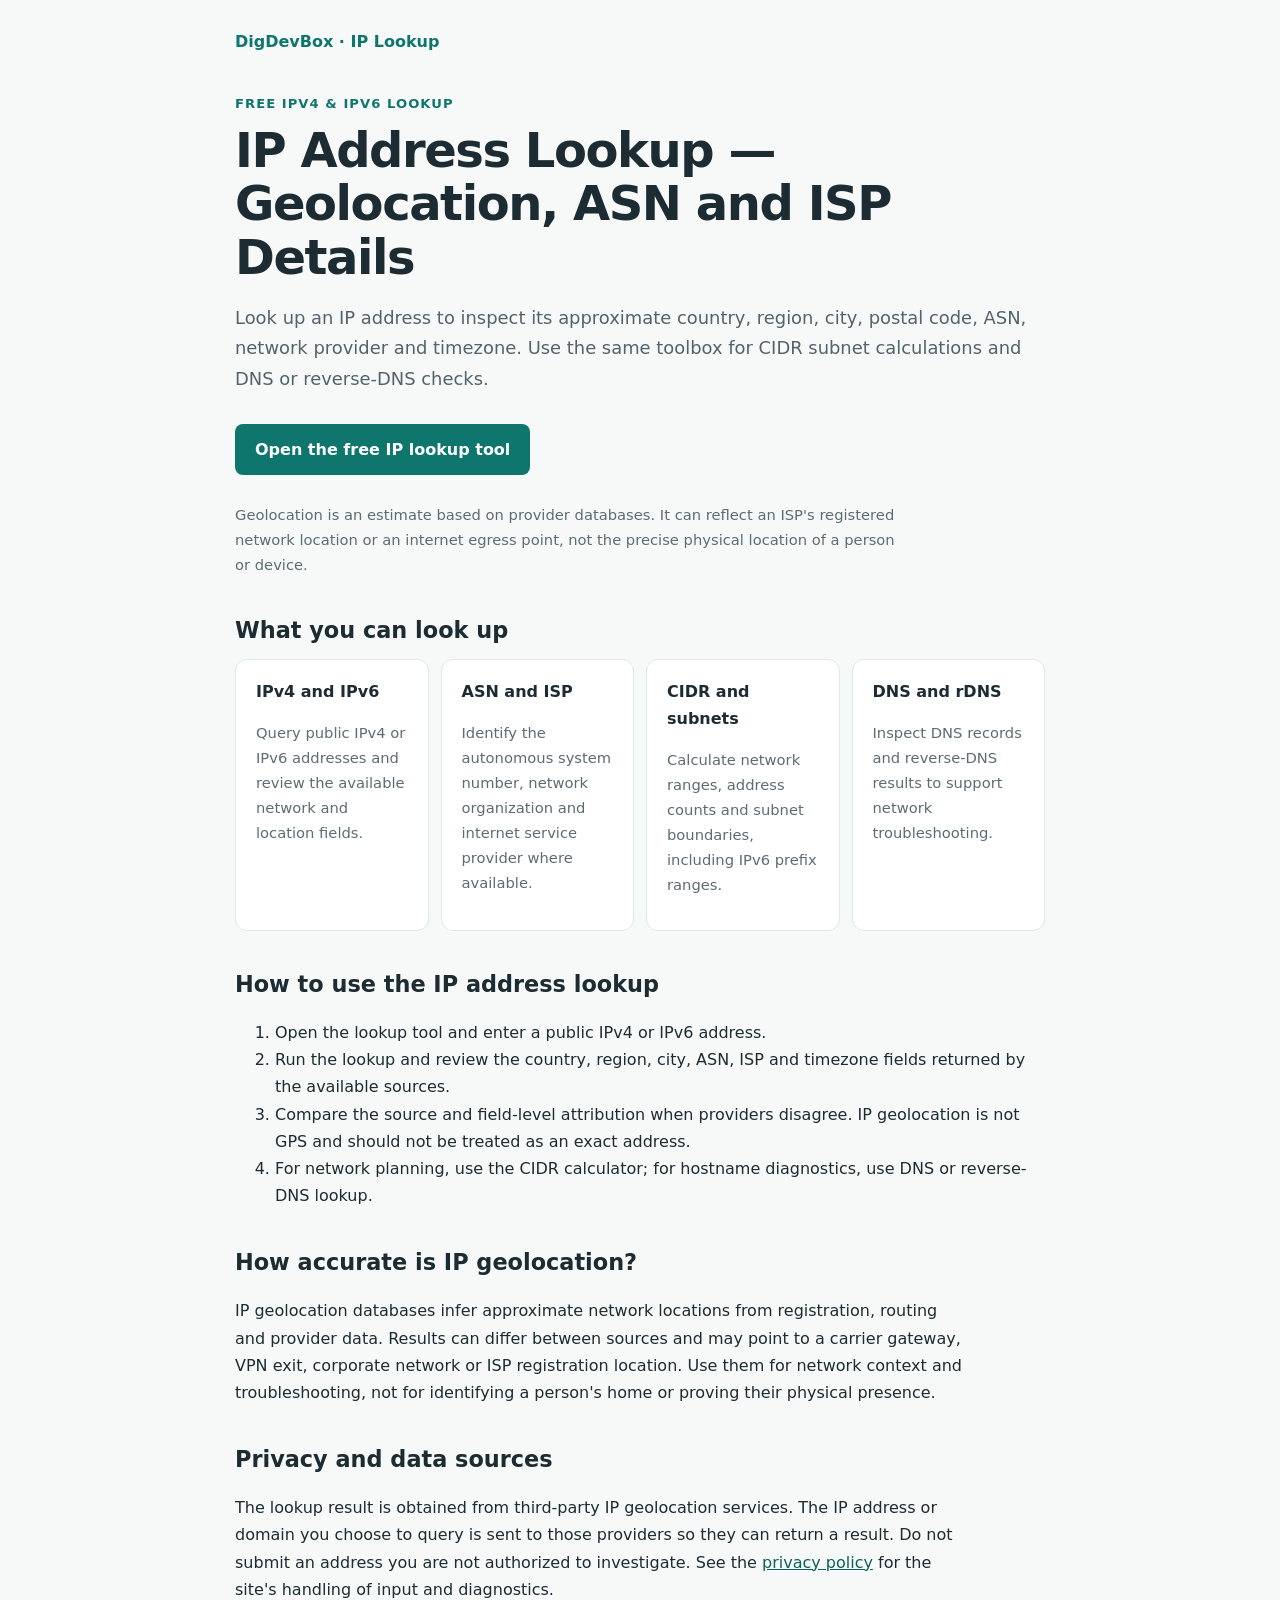
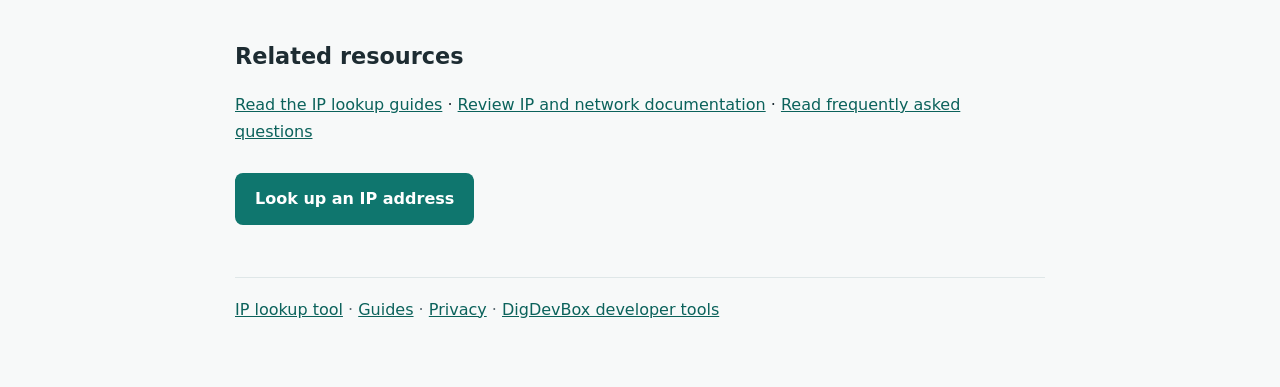
<file: ip-address-lookup/index.html>
<!doctype html>
<html lang="en">
<head>
  <meta charset="utf-8">
  <meta name="viewport" content="width=device-width,initial-scale=1">
  <title>IP Address Lookup — IPv4, IPv6, ASN &amp; CIDR | DigDevBox</title>
  <meta name="description" content="Look up public IPv4 and IPv6 addresses for approximate location, ISP and ASN. Includes CIDR and DNS/reverse-DNS lookup, with clear data-source and privacy notes.">
  <link rel="canonical" href="https://ip.digdevbox.com/ip-address-lookup/">
  <meta property="og:type" content="website">
  <meta property="og:site_name" content="DigDevBox IP Lookup">
  <meta property="og:title" content="IP Address Lookup — IPv4, IPv6, ASN &amp; CIDR">
  <meta property="og:description" content="Look up public IPv4 and IPv6 addresses for approximate location, ISP and ASN. Includes CIDR and DNS/reverse-DNS lookup.">
  <meta property="og:url" content="https://ip.digdevbox.com/ip-address-lookup/">
  <meta name="twitter:card" content="summary"><meta name="twitter:title" content="IP Address Lookup — IPv4, IPv6, ASN &amp; CIDR | DigDevBox"><meta name="twitter:description" content="Look up public IPv4 and IPv6 addresses for approximate location, ISP and ASN. Includes CIDR and DNS/reverse-DNS lookup.">
  <style>
    *{box-sizing:border-box}body{margin:0;background:#f7f9f9;color:#1d2c32;font:16px/1.7 system-ui,-apple-system,Segoe UI,Roboto,sans-serif}
    main{max-width:850px;margin:auto;padding:28px 20px 64px}.brand{font-weight:750;color:#0f766e;text-decoration:none}
    .eyebrow{margin:38px 0 8px;color:#0f766e;text-transform:uppercase;letter-spacing:.08em;font-size:.82rem;font-weight:700}
    h1{font-size:clamp(2rem,5vw,3rem);line-height:1.12;letter-spacing:-.03em;margin:0 0 14px}
    h2{font-size:1.4rem;margin:34px 0 10px}p{max-width:72ch}.lead{font-size:1.12rem;color:#52636b}
    .cta{display:inline-block;background:#0f766e;color:#fff;padding:12px 20px;border-radius:8px;text-decoration:none;font-weight:700;margin:12px 0}
    .card{background:#fff;border:1px solid #dfe7e8;border-radius:12px;padding:18px 20px;margin:18px 0}
    .grid{display:grid;grid-template-columns:repeat(auto-fit,minmax(190px,1fr));gap:12px}.grid .card{margin:0}
    .note{font-size:.92rem;color:#5c6c73}.callout{border-left:4px solid #0f766e;padding:12px 16px;background:#edf6f5}
    a{color:#0b625b}footer{border-top:1px solid #dfe7e8;margin-top:40px;padding-top:18px;color:#5c6c73}
  </style>
  <script type="application/ld+json">
  {"@context":"https://schema.org","@graph":[
    {"@type":"WebPage","@id":"https://ip.digdevbox.com/ip-address-lookup/#webpage","url":"https://ip.digdevbox.com/ip-address-lookup/","name":"IP Address Lookup — IPv4, IPv6, ASN & CIDR","description":"Look up public IPv4 and IPv6 addresses for approximate location, ISP and ASN. Includes CIDR and DNS/reverse-DNS lookup.","inLanguage":"en","isPartOf":{"@type":"WebSite","@id":"https://ip.digdevbox.com/#website","name":"DigDevBox IP Lookup","url":"https://ip.digdevbox.com/"}},
    {"@type":"SoftwareApplication","name":"DigDevBox IP Lookup","url":"https://ip.digdevbox.com/","applicationCategory":"UtilitiesApplication","operatingSystem":"Any modern browser","offers":{"@type":"Offer","price":"0","priceCurrency":"USD"},"featureList":["IPv4 and IPv6 lookup","Approximate geolocation","ASN and ISP information","CIDR subnet calculator","DNS and reverse DNS lookup"]},
    {"@type":"BreadcrumbList","itemListElement":[{"@type":"ListItem","position":1,"name":"IP Lookup","item":"https://ip.digdevbox.com/"},{"@type":"ListItem","position":2,"name":"IP Address Lookup Guide","item":"https://ip.digdevbox.com/ip-address-lookup/"}]}
  ]}
  </script>
</head>
<body>
<main>
  <a class="brand" href="/">DigDevBox · IP Lookup</a>
  <p class="eyebrow">Free IPv4 & IPv6 lookup</p>
  <h1>IP Address Lookup — Geolocation, ASN and ISP Details</h1>
  <p class="lead">Look up an IP address to inspect its approximate country, region, city, postal code, ASN, network provider and timezone. Use the same toolbox for CIDR subnet calculations and DNS or reverse-DNS checks.</p>
  <a class="cta" href="/#ipInput">Open the free IP lookup tool</a>
  <p class="note">Geolocation is an estimate based on provider databases. It can reflect an ISP's registered network location or an internet egress point, not the precise physical location of a person or device.</p>

  <h2>What you can look up</h2>
  <div class="grid">
    <section class="card"><strong>IPv4 and IPv6</strong><p class="note">Query public IPv4 or IPv6 addresses and review the available network and location fields.</p></section>
    <section class="card"><strong>ASN and ISP</strong><p class="note">Identify the autonomous system number, network organization and internet service provider where available.</p></section>
    <section class="card"><strong>CIDR and subnets</strong><p class="note">Calculate network ranges, address counts and subnet boundaries, including IPv6 prefix ranges.</p></section>
    <section class="card"><strong>DNS and rDNS</strong><p class="note">Inspect DNS records and reverse-DNS results to support network troubleshooting.</p></section>
  </div>

  <h2>How to use the IP address lookup</h2>
  <ol>
    <li>Open the lookup tool and enter a public IPv4 or IPv6 address.</li>
    <li>Run the lookup and review the country, region, city, ASN, ISP and timezone fields returned by the available sources.</li>
    <li>Compare the source and field-level attribution when providers disagree. IP geolocation is not GPS and should not be treated as an exact address.</li>
    <li>For network planning, use the CIDR calculator; for hostname diagnostics, use DNS or reverse-DNS lookup.</li>
  </ol>

  <h2>How accurate is IP geolocation?</h2>
  <p>IP geolocation databases infer approximate network locations from registration, routing and provider data. Results can differ between sources and may point to a carrier gateway, VPN exit, corporate network or ISP registration location. Use them for network context and troubleshooting, not for identifying a person's home or proving their physical presence.</p>

  <h2>Privacy and data sources</h2>
  <p>The lookup result is obtained from third-party IP geolocation services. The IP address or domain you choose to query is sent to those providers so they can return a result. Do not submit an address you are not authorized to investigate. See the <a href="/privacy">privacy policy</a> for the site's handling of input and diagnostics.</p>

  <h2>Related resources</h2>
  <p><a href="/guides">Read the IP lookup guides</a> · <a href="/docs">Review IP and network documentation</a> · <a href="/faq">Read frequently asked questions</a></p>
  <a class="cta" href="/#ipInput">Look up an IP address</a>
  <footer><a href="/">IP lookup tool</a> · <a href="/guides">Guides</a> · <a href="/privacy">Privacy</a> · <a href="https://www.digdevbox.com/">DigDevBox developer tools</a></footer>
</main>
</body>
</html>
</file>
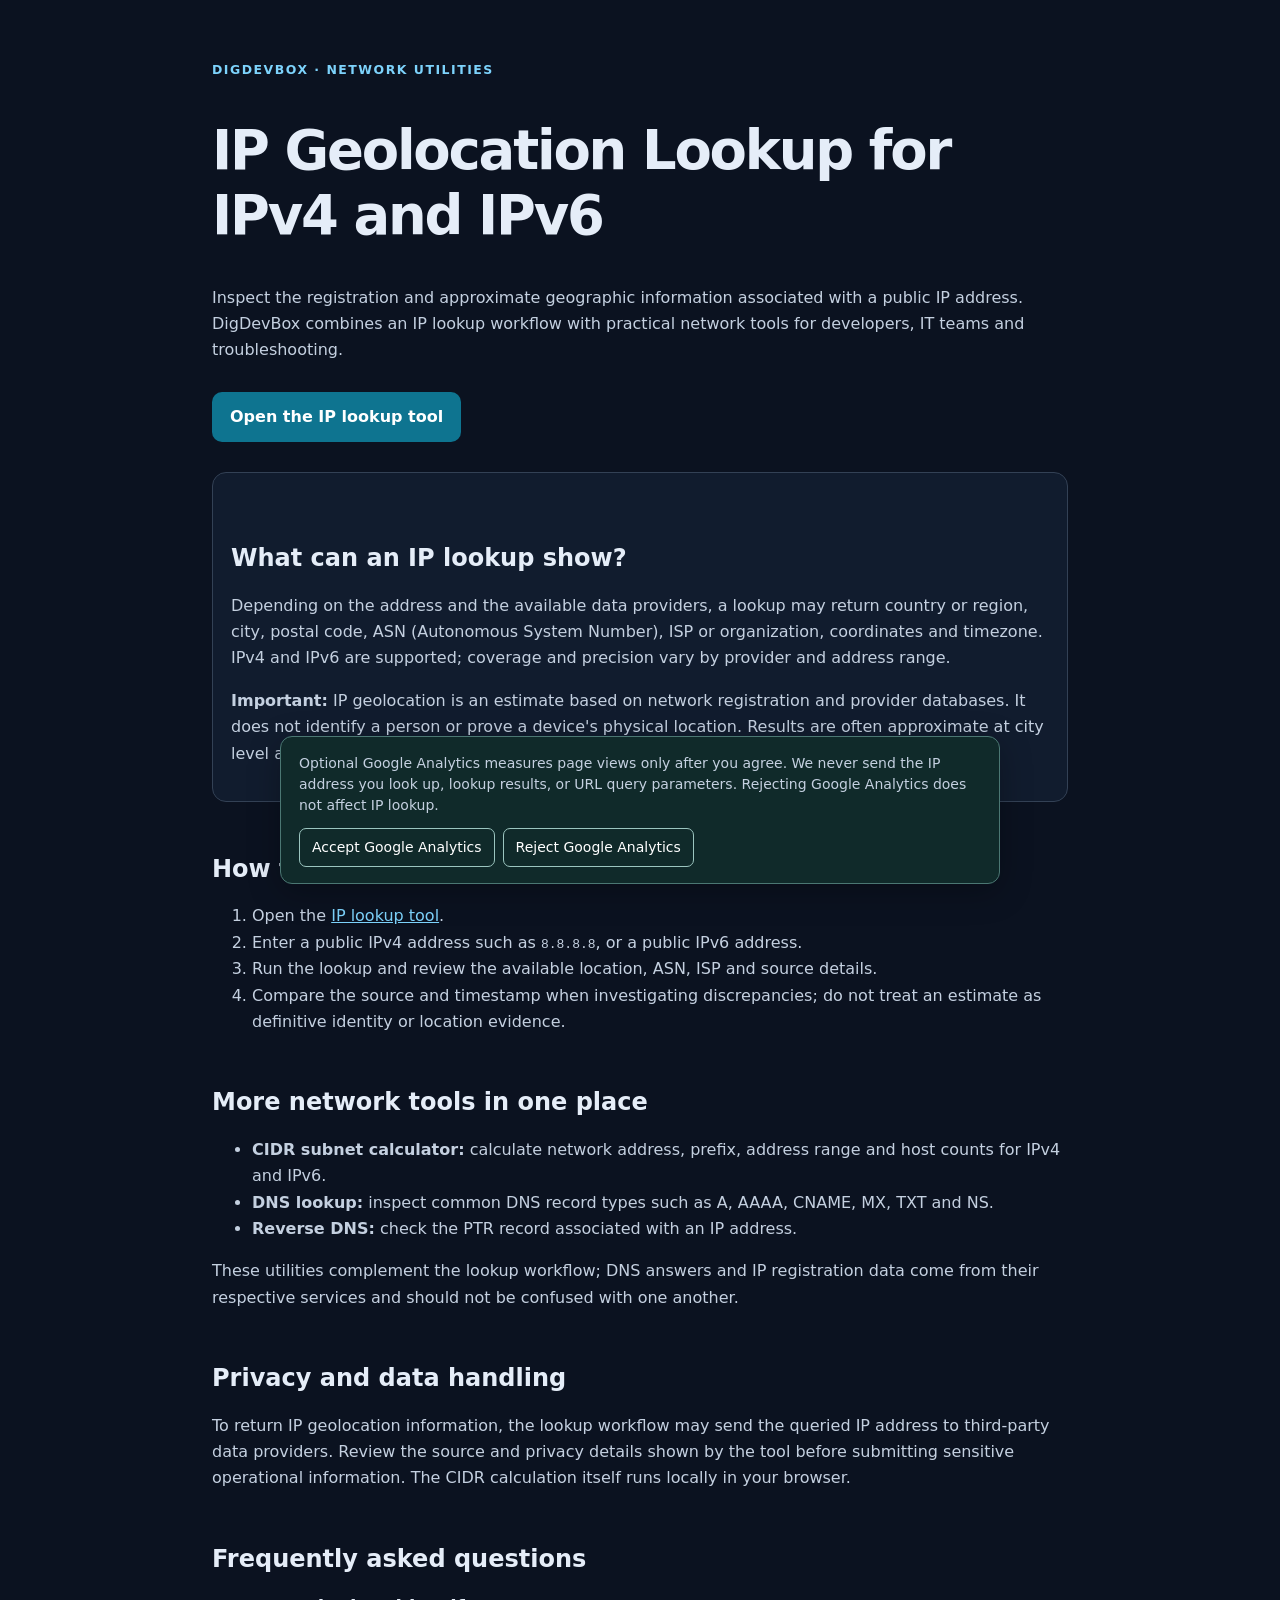
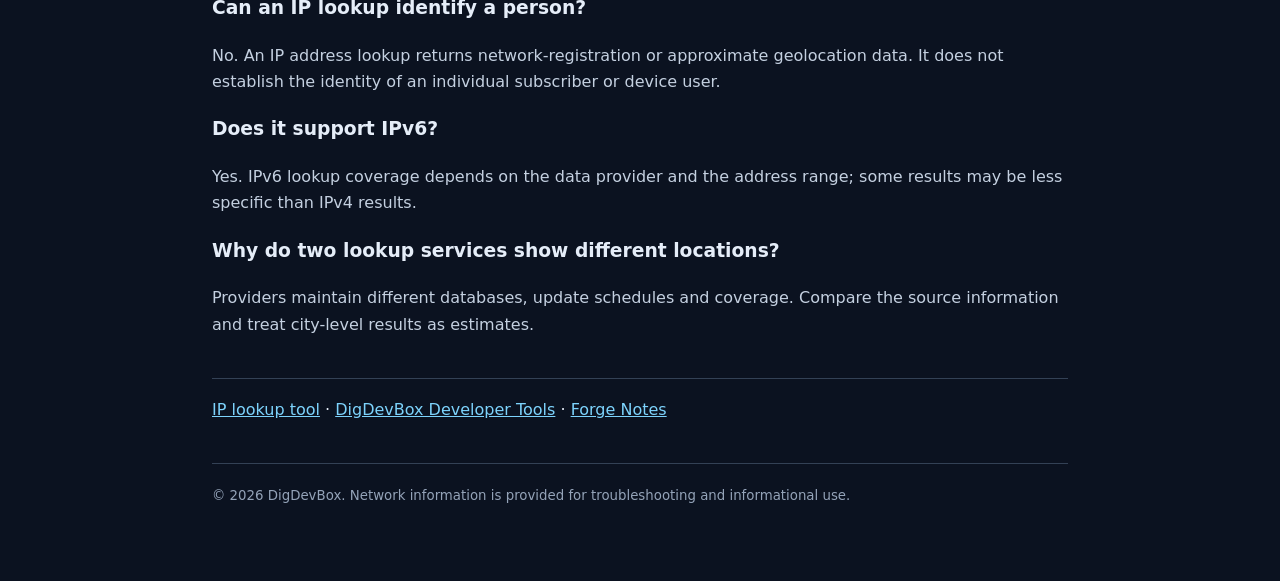
<file: ip-geolocation/index.html>
<!doctype html>
<html lang="en">
<head>
  <meta charset="utf-8">
  <meta name="viewport" content="width=device-width,initial-scale=1">
  <title>IP Geolocation Lookup — IPv4 & IPv6, ASN and CIDR Tool</title>
  <meta name="description" content="Look up an IP address by country, region, city, ASN, ISP and timezone. Includes IPv4/IPv6 support, CIDR subnet calculator and DNS/reverse DNS tools.">
  <link rel="canonical" href="https://ip.digdevbox.com/ip-geolocation/">
  <meta property="og:type" content="website">
  <meta property="og:title" content="IP Geolocation Lookup — IPv4 & IPv6">
  <meta property="og:description" content="Look up IP registration and geolocation data, inspect ASN details, calculate CIDR subnets and query DNS records.">
  <meta property="og:url" content="https://ip.digdevbox.com/ip-geolocation/">
  <meta property="og:locale" content="en_US">
  <meta name="robots" content="index,follow">
  <script type="application/ld+json">
  {
    "@context":"https://schema.org",
    "@type":"WebApplication",
    "name":"DigDevBox IP Geolocation Lookup",
    "url":"https://ip.digdevbox.com/ip-geolocation/",
    "applicationCategory":"DeveloperApplication",
    "operatingSystem":"Any",
    "description":"An online IP lookup tool with IPv4 and IPv6 support, ASN and ISP registration details, CIDR subnet calculation, and DNS/reverse DNS lookup."
  }
  </script>
  <style>
    :root{color-scheme:light dark;font-family:Inter,system-ui,-apple-system,"Segoe UI",sans-serif}*{box-sizing:border-box}body{margin:0;background:#0b1220;color:#e5edf8;line-height:1.65}main{max-width:900px;margin:auto;padding:48px 22px 72px}a{color:#7dd3fc}h1,h2{line-height:1.2}h1{font-size:clamp(2rem,6vw,3.4rem);letter-spacing:-.04em}h2{margin-top:2.2em}p,li{color:#c4d0e0}.eyebrow{color:#7dd3fc;font-weight:700;text-transform:uppercase;letter-spacing:.12em;font-size:.78rem}.cta{display:inline-block;background:#0e7490;color:white;text-decoration:none;padding:12px 18px;border-radius:10px;font-weight:700;margin:12px 0}.panel{border:1px solid #334155;border-radius:14px;padding:18px;margin:18px 0;background:#111c2e}nav,footer{border-top:1px solid #334155;margin-top:40px;padding-top:18px}small{color:#94a3b8}
  </style>
  <script defer src="/analytics-consent.js"></script>
</head>
<body>
<main>
  <p class="eyebrow">DigDevBox · Network utilities</p>
  <h1>IP Geolocation Lookup for IPv4 and IPv6</h1>
  <p>Inspect the registration and approximate geographic information associated with a public IP address. DigDevBox combines an IP lookup workflow with practical network tools for developers, IT teams and troubleshooting.</p>
  <a class="cta" href="/">Open the IP lookup tool</a>
  <section class="panel">
    <h2>What can an IP lookup show?</h2>
    <p>Depending on the address and the available data providers, a lookup may return country or region, city, postal code, ASN (Autonomous System Number), ISP or organization, coordinates and timezone. IPv4 and IPv6 are supported; coverage and precision vary by provider and address range.</p>
    <p><strong>Important:</strong> IP geolocation is an estimate based on network registration and provider databases. It does not identify a person or prove a device's physical location. Results are often approximate at city level and may differ between data sources.</p>
  </section>
  <h2>How to look up an IP address</h2>
  <ol>
    <li>Open the <a href="/">IP lookup tool</a>.</li>
    <li>Enter a public IPv4 address such as <code>8.8.8.8</code>, or a public IPv6 address.</li>
    <li>Run the lookup and review the available location, ASN, ISP and source details.</li>
    <li>Compare the source and timestamp when investigating discrepancies; do not treat an estimate as definitive identity or location evidence.</li>
  </ol>
  <h2>More network tools in one place</h2>
  <ul>
    <li><strong>CIDR subnet calculator:</strong> calculate network address, prefix, address range and host counts for IPv4 and IPv6.</li>
    <li><strong>DNS lookup:</strong> inspect common DNS record types such as A, AAAA, CNAME, MX, TXT and NS.</li>
    <li><strong>Reverse DNS:</strong> check the PTR record associated with an IP address.</li>
  </ul>
  <p>These utilities complement the lookup workflow; DNS answers and IP registration data come from their respective services and should not be confused with one another.</p>
  <h2>Privacy and data handling</h2>
  <p>To return IP geolocation information, the lookup workflow may send the queried IP address to third-party data providers. Review the source and privacy details shown by the tool before submitting sensitive operational information. The CIDR calculation itself runs locally in your browser.</p>
  <h2>Frequently asked questions</h2>
  <h3>Can an IP lookup identify a person?</h3>
  <p>No. An IP address lookup returns network-registration or approximate geolocation data. It does not establish the identity of an individual subscriber or device user.</p>
  <h3>Does it support IPv6?</h3>
  <p>Yes. IPv6 lookup coverage depends on the data provider and the address range; some results may be less specific than IPv4 results.</p>
  <h3>Why do two lookup services show different locations?</h3>
  <p>Providers maintain different databases, update schedules and coverage. Compare the source information and treat city-level results as estimates.</p>
  <nav><a href="/">IP lookup tool</a> · <a href="https://www.digdevbox.com/">DigDevBox Developer Tools</a> · <a href="https://notes.digdevbox.com/">Forge Notes</a></nav>
  <footer><small>© 2026 DigDevBox. Network information is provided for troubleshooting and informational use.</small></footer>
</main>
</body>
</html>
</file>
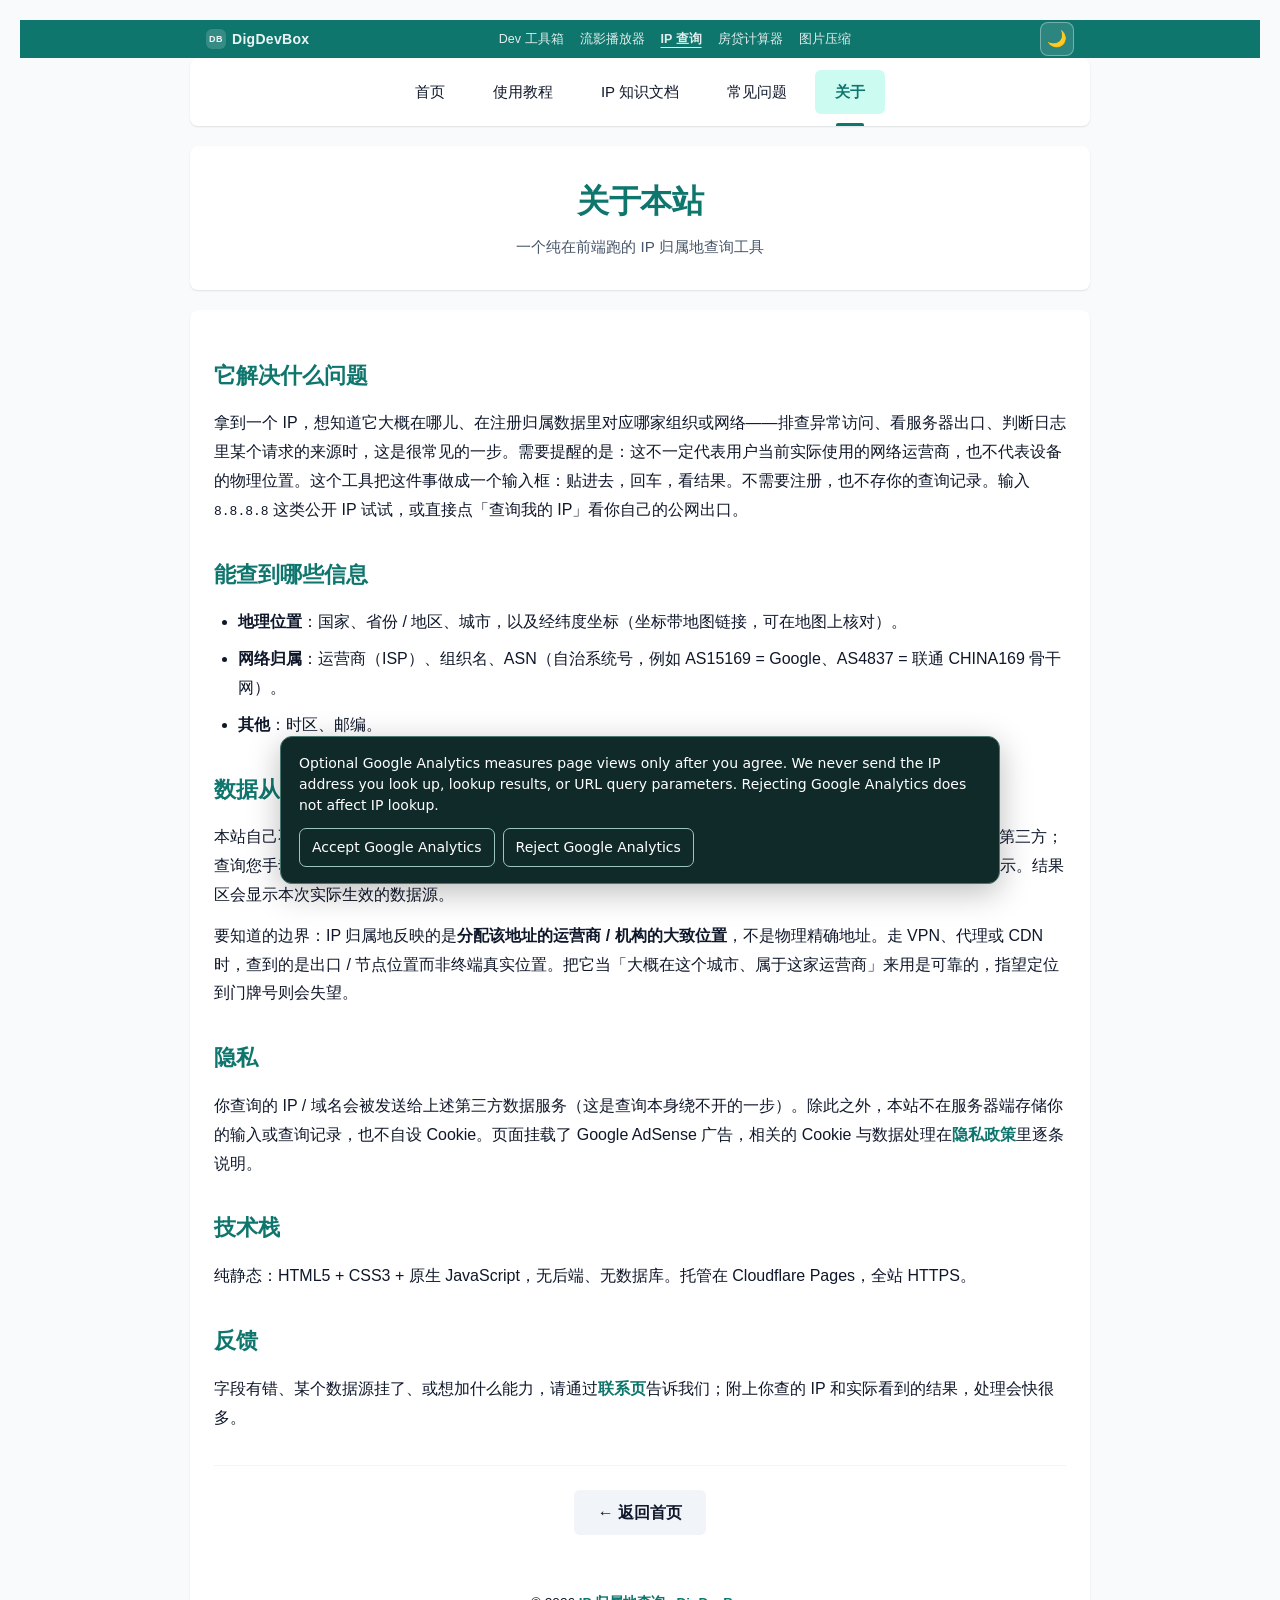
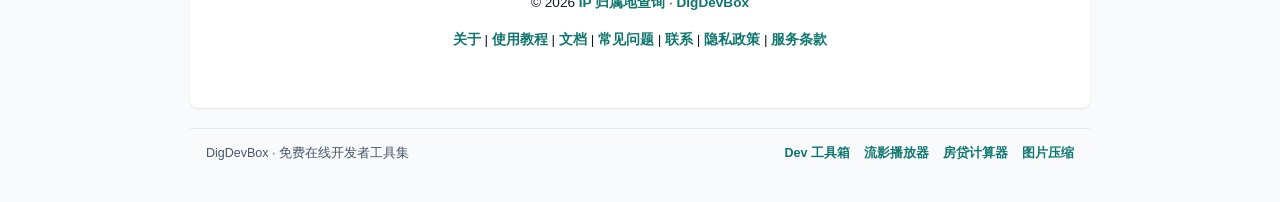
<file: about.html>
<!DOCTYPE html>
<html lang="zh-CN">
<head><script id="dd-theme-bootstrap">/* inject-dd-shell: 主题防闪烁 */
(function(){try{var t=localStorage.getItem('dd-theme');var h=document.documentElement;
if(t==='dark'){h.setAttribute('data-theme','dark');h.removeAttribute('data-dd-auto');}
else if(t==='light'){h.setAttribute('data-theme','light');h.removeAttribute('data-dd-auto');}
else{h.removeAttribute('data-theme');h.setAttribute('data-dd-auto','');}
}catch(e){}})();</script><style id="dd-theme-style">
.dd-theme-toggle{display:inline-flex;align-items:center;justify-content:center;width:34px;height:34px;
  margin-left:auto;border:1px solid rgba(255,255,255,.35);background:rgba(255,255,255,.12);
  color:var(--dd-on-primary);border-radius:8px;cursor:pointer;font-size:16px;line-height:1;
  transition:background .15s,border-color .15s,transform .1s;flex:none;padding:0}
.dd-theme-toggle:hover{background:rgba(255,255,255,.22);border-color:rgba(255,255,255,.6)}
.dd-theme-toggle:active{transform:scale(.94)}
.dd-theme-toggle:focus-visible{outline:2px solid rgba(255,255,255,.6);outline-offset:2px}
@media (max-width:640px){.dd-theme-toggle{width:30px;height:30px;font-size:14px}}
</style>

    <meta charset="UTF-8">
    <meta name="viewport" content="width=device-width, initial-scale=1.0">
    <title>关于 · IP 归属地查询</title>
    <meta name="description" content="关于 IP 归属地查询工具：它查什么、数据来自哪些服务、定位精度有哪些边界。">
    <meta name="robots" content="noindex, follow">
    <link rel="canonical" href="https://ip.digdevbox.com/about">
    <meta property="og:type" content="article">
    <meta property="og:title" content="关于 · IP 归属地查询">
    <meta property="og:description" content="关于 IP 归属地查询工具：它查什么、数据来自哪些服务、定位精度有哪些边界。">
    <meta property="og:url" content="https://ip.digdevbox.com/about">
    <meta property="og:site_name" content="IP 归属地查询">
    <meta property="og:locale" content="zh_CN">
    <link rel="icon" href="images/favicon.ico" sizes="any">
    <link rel="icon" type="image/png" sizes="180x180" href="images/favicon.png">
    <link rel="apple-touch-icon" href="images/apple-touch-icon.png">
    <meta name="theme-color" content="#0f766e">
    <link rel="stylesheet" href="css/style.css">
    <link rel="stylesheet" href="css/dd-tokens.css">
    <link rel="stylesheet" href="css/dd-shell.css">
    <meta property="og:image" content="https://ip.digdevbox.com/images/og-image.jpg">
    <meta property="og:image:width" content="1200">
    <meta property="og:image:height" content="630">
    <meta property="og:image:alt" content="IP 归属地查询 - 免费在线 IP 查询工具">
    <meta name="twitter:card" content="summary_large_image">
    <meta name="twitter:image" content="https://ip.digdevbox.com/images/og-image.jpg">

<!-- adsense:start -->
  <meta name="google-adsense-account" content="ca-pub-7944759654100814" />
  <script async src="https://pagead2.googlesyndication.com/pagead/js/adsbygoogle.js?client=ca-pub-7944759654100814" crossorigin="anonymous"></script>
  <!-- adsense:end -->
  <script defer src="/analytics-consent.js"></script>
</head>
<body>
<div class="dd-brandbar slim">
    <div class="dd-shell-inner">
        <a class="dd-brand" href="https://digdevbox.com/"><span class="dd-brand-mark">DB</span>DigDevBox</a>
        <nav>
                <a href="https://digdevbox.com/" data-i18n="nav.devtools">Dev 工具箱</a>
                <a href="https://play.digdevbox.com/" data-i18n="nav.player">流影播放器</a>
                <a href="https://ip.digdevbox.com/" aria-current="page" data-i18n="nav.ip">IP 查询</a>
                <a href="https://fangdai.digdevbox.com/" data-i18n="nav.loan">房贷计算器</a>
                <a href="https://img.digdevbox.com/" data-i18n="nav.imgtools">图片压缩</a>
        </nav>

        <button id="dd-theme-toggle" class="dd-theme-toggle" type="button" aria-label="切换深色模式" title="切换深色模式" data-i18n-attr="aria-label:aria.themeToggle,title:aria.themeToggle">🌙</button>
    </div>
</div>
    <div class="container">
        <nav class="top-nav">
            <ul>
                <li><a href="/" data-i18n="topnav.home">首页</a></li>
                <li><a href="/guides" data-i18n="topnav.guides">使用教程</a></li>
                <li><a href="/docs" data-i18n="topnav.docs">IP 知识文档</a></li>
                <li><a href="/faq" data-i18n="topnav.faq">常见问题</a></li>
                <li><a href="/about" class="active" data-i18n="topnav.about">关于</a></li>
            </ul>
        </nav>

        <header>
            <h1>关于本站</h1>
            <p class="subtitle">一个纯在前端跑的 IP 归属地查询工具</p>
        </header>

        <div class="content-section">
            <div class="about-section">
                <h2>它解决什么问题</h2>
                <p>拿到一个 IP，想知道它大概在哪儿、在注册归属数据里对应哪家组织或网络——排查异常访问、看服务器出口、判断日志里某个请求的来源时，这是很常见的一步。需要提醒的是：这不一定代表用户当前实际使用的网络运营商，也不代表设备的物理位置。这个工具把这件事做成一个输入框：贴进去，回车，看结果。不需要注册，也不存你的查询记录。输入 <code>8.8.8.8</code> 这类公开 IP 试试，或直接点「查询我的 IP」看你自己的公网出口。</p>
            </div>

            <div class="about-section">
                <h2>能查到哪些信息</h2>
                <ul>
                    <li><strong>地理位置</strong>：国家、省份 / 地区、城市，以及经纬度坐标（坐标带地图链接，可在地图上核对）。</li>
                    <li><strong>网络归属</strong>：运营商（ISP）、组织名、ASN（自治系统号，例如 AS15169 = Google、AS4837 = 联通 CHINA169 骨干网）。</li>
                    <li><strong>其他</strong>：时区、邮编。</li>
                </ul>
            </div>

            <div class="about-section">
                <h2>数据从哪来，要多准</h2>
                <p>本站自己不做 IP 定位——查询您自己的 IP 时，用的是 Cloudflare 边缘节点随请求附带的地理信息，不额外调用第三方；查询您手动输入的其它 IP 时，数据并发取自 ipwho.is、ipinfo.io 公开服务，任一可用即返回，再统一归一化后展示。结果区会显示本次实际生效的数据源。</p>
                <p>要知道的边界：IP 归属地反映的是<strong>分配该地址的运营商 / 机构的大致位置</strong>，不是物理精确地址。走 VPN、代理或 CDN 时，查到的是出口 / 节点位置而非终端真实位置。把它当「大概在这个城市、属于这家运营商」来用是可靠的，指望定位到门牌号则会失望。</p>
            </div>

            <div class="about-section">
                <h2>隐私</h2>
                <p>你查询的 IP / 域名会被发送给上述第三方数据服务（这是查询本身绕不开的一步）。除此之外，本站不在服务器端存储你的输入或查询记录，也不自设 Cookie。页面挂载了 Google AdSense 广告，相关的 Cookie 与数据处理在<a href="/privacy">隐私政策</a>里逐条说明。</p>
            </div>

            <div class="about-section">
                <h2>技术栈</h2>
                <p>纯静态：HTML5 + CSS3 + 原生 JavaScript，无后端、无数据库。托管在 Cloudflare Pages，全站 HTTPS。</p>
            </div>

            <div class="about-section">
                <h2>反馈</h2>
                <p>字段有错、某个数据源挂了、或想加什么能力，请通过<a href="/contact">联系页</a>告诉我们；附上你查的 IP 和实际看到的结果，处理会快很多。

            <div class="back-link">
                <a href="/">← 返回首页</a>
            </div>
        </div>

        <footer>
            <p>© 2026 <a href="/">IP 归属地查询</a> · <a href="https://digdevbox.com/" target="_blank" rel="noopener">DigDevBox</a></p>
            <p><a href="/about">关于</a> | <a href="/guides">使用教程</a> | <a href="/docs" data-i18n="topnav.docs">文档</a> | <a href="/faq">常见问题</a> | <a href="/contact">联系</a> | <a href="/privacy">隐私政策</a> | <a href="/terms">服务条款</a></p>
        </footer>
    </div>


<footer class="dd-brandfoot compact">
    <div class="dd-shell-inner">
        <p class="dd-brandfoot-title">DigDevBox · 免费在线开发者工具集</p>
        <nav class="dd-brandfoot-nav">
                <a href="https://digdevbox.com/">Dev 工具箱</a>
                <a href="https://play.digdevbox.com/">流影播放器</a>
                <a href="https://fangdai.digdevbox.com/">房贷计算器</a>
                <a href="https://img.digdevbox.com/">图片压缩</a>
        </nav>
    </div>
</footer>
<script id="dd-theme-toggle-script">
(function(){
  var KEY='dd-theme';
  function sysDark(){return window.matchMedia && matchMedia('(prefers-color-scheme: dark)').matches;}
  function apply(t){var h=document.documentElement;
    if(t==='dark'){h.setAttribute('data-theme','dark');h.removeAttribute('data-dd-auto');}
    else if(t==='light'){h.setAttribute('data-theme','light');h.removeAttribute('data-dd-auto');}
    else{h.removeAttribute('data-theme');h.setAttribute('data-dd-auto','');}
    try{localStorage.setItem(KEY,t);}catch(e){}
    sync();}
  function effective(){var h=document.documentElement;
    if(h.getAttribute('data-theme')==='dark')return 'dark';
    if(h.getAttribute('data-theme')==='light')return 'light';
    return sysDark()?'dark':'light';}
  // aria/title 交给 i18n 内核统一管理（按钮已带 data-i18n-attr="aria-label:aria.themeToggle"）。
  // 原因：本脚本的 init 挂在 DOMContentLoaded 上，执行晚于 defer 的 dd-i18n.js，
  // 若在这里硬编码中文 aria，会把内核刚写好的英文 aria 覆盖回中文（实测到的假通过点）。
  // 未启用 i18n 的站点（无 window.DD_I18N）仍走原中文动态文案。
  function sync(){var b=document.getElementById('dd-theme-toggle');if(!b)return;
    var d=effective()==='dark';
    b.textContent=d?'☀️':'🌙';
    if(window.DD_I18N&&window.DD_I18N.t)return;
    b.setAttribute('aria-label', d?'切换到浅色模式':'切换到深色模式');
    b.setAttribute('title', d?'切换到浅色模式':'切换到深色模式');}
  function toggle(){var c=effective();apply(c==='dark'?'light':'dark');}
  function init(){var b=document.getElementById('dd-theme-toggle');if(b)b.addEventListener('click',toggle);sync();}
  if(document.readyState!=='loading')init();else document.addEventListener('DOMContentLoaded',init);
  if(window.matchMedia){matchMedia('(prefers-color-scheme: dark)').addEventListener('change',function(){
    try{if(localStorage.getItem(KEY))return;}catch(e){} sync();});}
})();
</script>
</body>
</html>
</file>
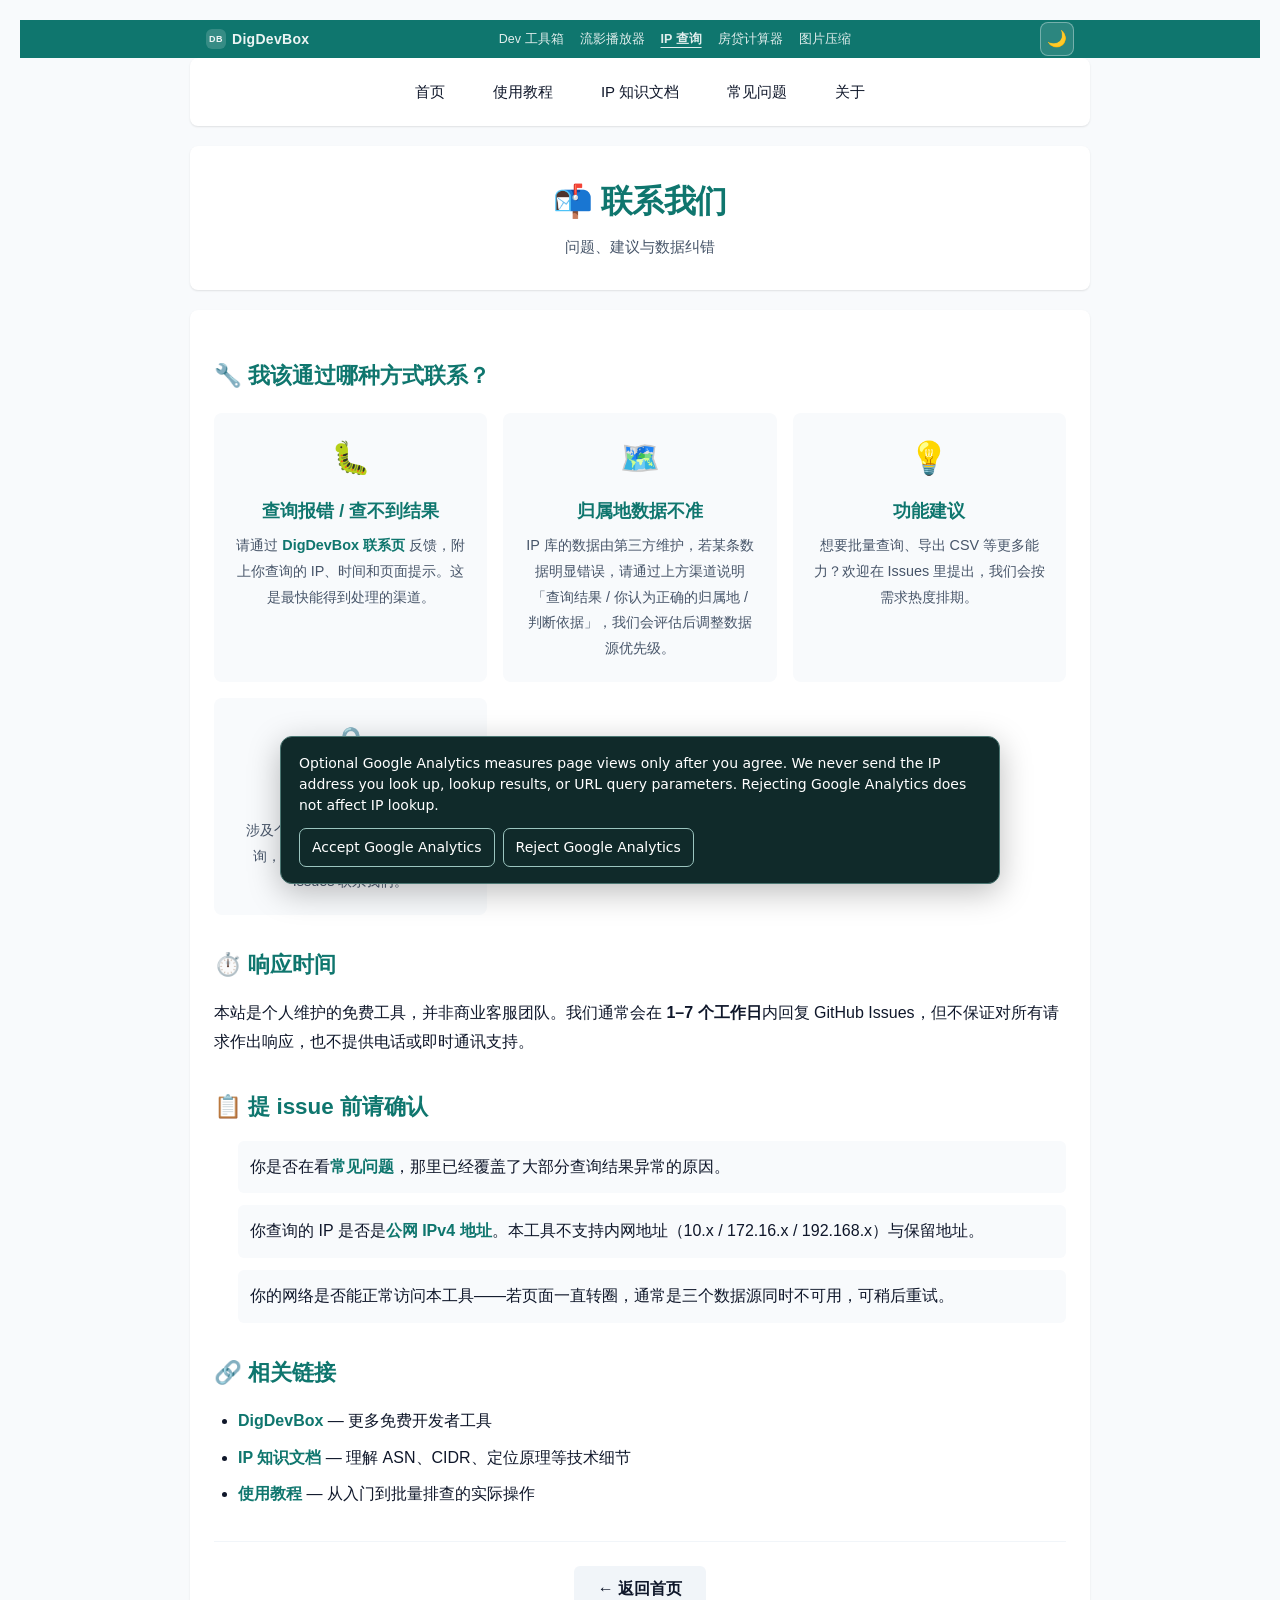
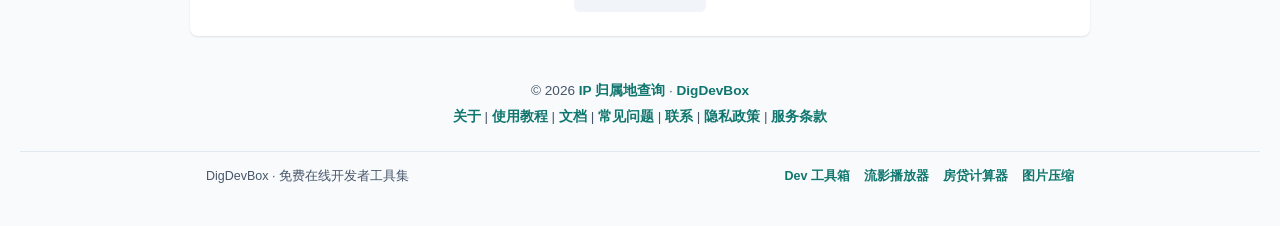
<file: contact.html>
<!DOCTYPE html>
<html lang="zh-CN">
<head><script id="dd-theme-bootstrap">/* inject-dd-shell: 主题防闪烁 */
(function(){try{var t=localStorage.getItem('dd-theme');var h=document.documentElement;
if(t==='dark'){h.setAttribute('data-theme','dark');h.removeAttribute('data-dd-auto');}
else if(t==='light'){h.setAttribute('data-theme','light');h.removeAttribute('data-dd-auto');}
else{h.removeAttribute('data-theme');h.setAttribute('data-dd-auto','');}
}catch(e){}})();</script><style id="dd-theme-style">
.dd-theme-toggle{display:inline-flex;align-items:center;justify-content:center;width:34px;height:34px;
  margin-left:auto;border:1px solid rgba(255,255,255,.35);background:rgba(255,255,255,.12);
  color:var(--dd-on-primary);border-radius:8px;cursor:pointer;font-size:16px;line-height:1;
  transition:background .15s,border-color .15s,transform .1s;flex:none;padding:0}
.dd-theme-toggle:hover{background:rgba(255,255,255,.22);border-color:rgba(255,255,255,.6)}
.dd-theme-toggle:active{transform:scale(.94)}
.dd-theme-toggle:focus-visible{outline:2px solid rgba(255,255,255,.6);outline-offset:2px}
@media (max-width:640px){.dd-theme-toggle{width:30px;height:30px;font-size:14px}}
</style>

    <meta charset="UTF-8">
    <meta name="viewport" content="width=device-width, initial-scale=1.0">
    <title>联系我们 - IP 归属地查询</title>
    <meta name="description" content="联系 IP 归属地查询工具团队：反馈查询异常、提交功能建议、报告数据错误或进行商务合作。">
    <meta name="robots" content="noindex, follow">
    <link rel="canonical" href="https://ip.digdevbox.com/contact">
    <meta property="og:type" content="article">
    <meta property="og:title" content="联系我们 - IP 归属地查询">
    <meta property="og:description" content="反馈查询异常、提交功能建议、报告数据错误或商务合作。">
    <meta property="og:url" content="https://ip.digdevbox.com/contact">
    <meta property="og:site_name" content="IP 归属地查询">
    <meta property="og:locale" content="zh_CN">
    <link rel="icon" href="images/favicon.ico" sizes="any">
    <link rel="icon" type="image/png" sizes="180x180" href="images/favicon.png">
    <link rel="apple-touch-icon" href="images/apple-touch-icon.png">
    <meta name="theme-color" content="#0f766e">
    <link rel="stylesheet" href="css/style.css">
    <link rel="stylesheet" href="css/dd-tokens.css">
    <link rel="stylesheet" href="css/dd-shell.css">
    <meta property="og:image" content="https://ip.digdevbox.com/images/og-image.jpg">
    <meta property="og:image:width" content="1200">
    <meta property="og:image:height" content="630">
    <meta property="og:image:alt" content="IP 归属地查询 - 免费在线 IP 查询工具">
    <meta name="twitter:card" content="summary_large_image">
    <meta name="twitter:image" content="https://ip.digdevbox.com/images/og-image.jpg">

<!-- adsense:start -->
  <meta name="google-adsense-account" content="ca-pub-7944759654100814" />
  <script async src="https://pagead2.googlesyndication.com/pagead/js/adsbygoogle.js?client=ca-pub-7944759654100814" crossorigin="anonymous"></script>
  <!-- adsense:end -->
  <script defer src="/analytics-consent.js"></script>
</head>
<body>
<div class="dd-brandbar slim">
    <div class="dd-shell-inner">
        <a class="dd-brand" href="https://digdevbox.com/"><span class="dd-brand-mark">DB</span>DigDevBox</a>
        <nav>
                <a href="https://digdevbox.com/" data-i18n="nav.devtools">Dev 工具箱</a>
                <a href="https://play.digdevbox.com/" data-i18n="nav.player">流影播放器</a>
                <a href="https://ip.digdevbox.com/" aria-current="page" data-i18n="nav.ip">IP 查询</a>
                <a href="https://fangdai.digdevbox.com/" data-i18n="nav.loan">房贷计算器</a>
                <a href="https://img.digdevbox.com/" data-i18n="nav.imgtools">图片压缩</a>
        </nav>

        <button id="dd-theme-toggle" class="dd-theme-toggle" type="button" aria-label="切换深色模式" title="切换深色模式" data-i18n-attr="aria-label:aria.themeToggle,title:aria.themeToggle">🌙</button>
    </div>
</div>
    <div class="container">
        <nav class="top-nav">
            <ul>
                <li><a href="/" data-i18n="topnav.home">首页</a></li>
                <li><a href="/guides" data-i18n="topnav.guides">使用教程</a></li>
                <li><a href="/docs" data-i18n="topnav.docs">IP 知识文档</a></li>
                <li><a href="/faq" data-i18n="topnav.faq">常见问题</a></li>
                <li><a href="/about" data-i18n="topnav.about">关于</a></li>
            </ul>
        </nav>

        <header>
            <h1>📬 联系我们</h1>
            <p class="subtitle">问题、建议与数据纠错</p>
        </header>

        <div class="content-section">
            <div class="about-section">
                <h2>🔧 我该通过哪种方式联系？</h2>
                <div class="features-grid">
                    <div class="feature-item">
                        <div class="feature-icon">🐛</div>
                        <h3>查询报错 / 查不到结果</h3>
                        <p>请通过 <a href="https://digdevbox.com/contact" target="_blank" rel="noopener">DigDevBox 联系页</a> 反馈，附上你查询的 IP、时间和页面提示。这是最快能得到处理的渠道。</p>
                    </div>
                    <div class="feature-item">
                        <div class="feature-icon">🗺️</div>
                        <h3>归属地数据不准</h3>
                        <p>IP 库的数据由第三方维护，若某条数据明显错误，请通过上方渠道说明「查询结果 / 你认为正确的归属地 / 判断依据」，我们会评估后调整数据源优先级。</p>
                    </div>
                    <div class="feature-item">
                        <div class="feature-icon">💡</div>
                        <h3>功能建议</h3>
                        <p>想要批量查询、导出 CSV 等更多能力？欢迎在 Issues 里提出，我们会按需求热度排期。</p>
                    </div>
                    <div class="feature-item">
                        <div class="feature-icon">🔒</div>
                        <h3>隐私与合规</h3>
                        <p>涉及个人数据、删除请求或合规问询，请先阅读<a href="/privacy">隐私政策</a>，再通过 Issues 联系我们。</p>
                    </div>
                </div>
            </div>

            <div class="about-section">
                <h2>⏱️ 响应时间</h2>
                <p>本站是个人维护的免费工具，并非商业客服团队。我们通常会在 <strong>1–7 个工作日</strong>内回复 GitHub Issues，但不保证对所有请求作出响应，也不提供电话或即时通讯支持。</p>
            </div>

            <div class="about-section">
                <h2>📋 提 issue 前请确认</h2>
                <ul class="use-cases">
                    <li>你是否在看<a href="/faq">常见问题</a>，那里已经覆盖了大部分查询结果异常的原因。</li>
                    <li>你查询的 IP 是否是<strong>公网 IPv4 地址</strong>。本工具不支持内网地址（10.x / 172.16.x / 192.168.x）与保留地址。</li>
                    <li>你的网络是否能正常访问本工具——若页面一直转圈，通常是三个数据源同时不可用，可稍后重试。</li>
                </ul>
            </div>

            <div class="about-section">
                <h2>🔗 相关链接</h2>
                <ul>
                    <li><a href="https://digdevbox.com/" target="_blank" rel="noopener">DigDevBox</a> — 更多免费开发者工具</li>
                    <li><a href="/docs">IP 知识文档</a> — 理解 ASN、CIDR、定位原理等技术细节</li>
                    <li><a href="/guides">使用教程</a> — 从入门到批量排查的实际操作</li>
                </ul>
            </div>

            <div class="back-link">
                <a href="/">← 返回首页</a>
            </div>
        </div>

        <footer>
            <p>© 2026 <a href="/">IP 归属地查询</a> · <a href="https://digdevbox.com/" target="_blank" rel="noopener">DigDevBox</a></p>
            <p><a href="/about">关于</a> | <a href="/guides">使用教程</a> | <a href="/docs" data-i18n="topnav.docs">文档</a> | <a href="/faq">常见问题</a> | <a href="/contact">联系</a> | <a href="/privacy">隐私政策</a> | <a href="/terms">服务条款</a></p>
        </footer>
    </div>


<footer class="dd-brandfoot compact">
    <div class="dd-shell-inner">
        <p class="dd-brandfoot-title">DigDevBox · 免费在线开发者工具集</p>
        <nav class="dd-brandfoot-nav">
                <a href="https://digdevbox.com/">Dev 工具箱</a>
                <a href="https://play.digdevbox.com/">流影播放器</a>
                <a href="https://fangdai.digdevbox.com/">房贷计算器</a>
                <a href="https://img.digdevbox.com/">图片压缩</a>
        </nav>
    </div>
</footer>
<script id="dd-theme-toggle-script">
(function(){
  var KEY='dd-theme';
  function sysDark(){return window.matchMedia && matchMedia('(prefers-color-scheme: dark)').matches;}
  function apply(t){var h=document.documentElement;
    if(t==='dark'){h.setAttribute('data-theme','dark');h.removeAttribute('data-dd-auto');}
    else if(t==='light'){h.setAttribute('data-theme','light');h.removeAttribute('data-dd-auto');}
    else{h.removeAttribute('data-theme');h.setAttribute('data-dd-auto','');}
    try{localStorage.setItem(KEY,t);}catch(e){}
    sync();}
  function effective(){var h=document.documentElement;
    if(h.getAttribute('data-theme')==='dark')return 'dark';
    if(h.getAttribute('data-theme')==='light')return 'light';
    return sysDark()?'dark':'light';}
  // aria/title 交给 i18n 内核统一管理（按钮已带 data-i18n-attr="aria-label:aria.themeToggle"）。
  // 原因：本脚本的 init 挂在 DOMContentLoaded 上，执行晚于 defer 的 dd-i18n.js，
  // 若在这里硬编码中文 aria，会把内核刚写好的英文 aria 覆盖回中文（实测到的假通过点）。
  // 未启用 i18n 的站点（无 window.DD_I18N）仍走原中文动态文案。
  function sync(){var b=document.getElementById('dd-theme-toggle');if(!b)return;
    var d=effective()==='dark';
    b.textContent=d?'☀️':'🌙';
    if(window.DD_I18N&&window.DD_I18N.t)return;
    b.setAttribute('aria-label', d?'切换到浅色模式':'切换到深色模式');
    b.setAttribute('title', d?'切换到浅色模式':'切换到深色模式');}
  function toggle(){var c=effective();apply(c==='dark'?'light':'dark');}
  function init(){var b=document.getElementById('dd-theme-toggle');if(b)b.addEventListener('click',toggle);sync();}
  if(document.readyState!=='loading')init();else document.addEventListener('DOMContentLoaded',init);
  if(window.matchMedia){matchMedia('(prefers-color-scheme: dark)').addEventListener('change',function(){
    try{if(localStorage.getItem(KEY))return;}catch(e){} sync();});}
})();
</script>
</body>
</html>
</file>
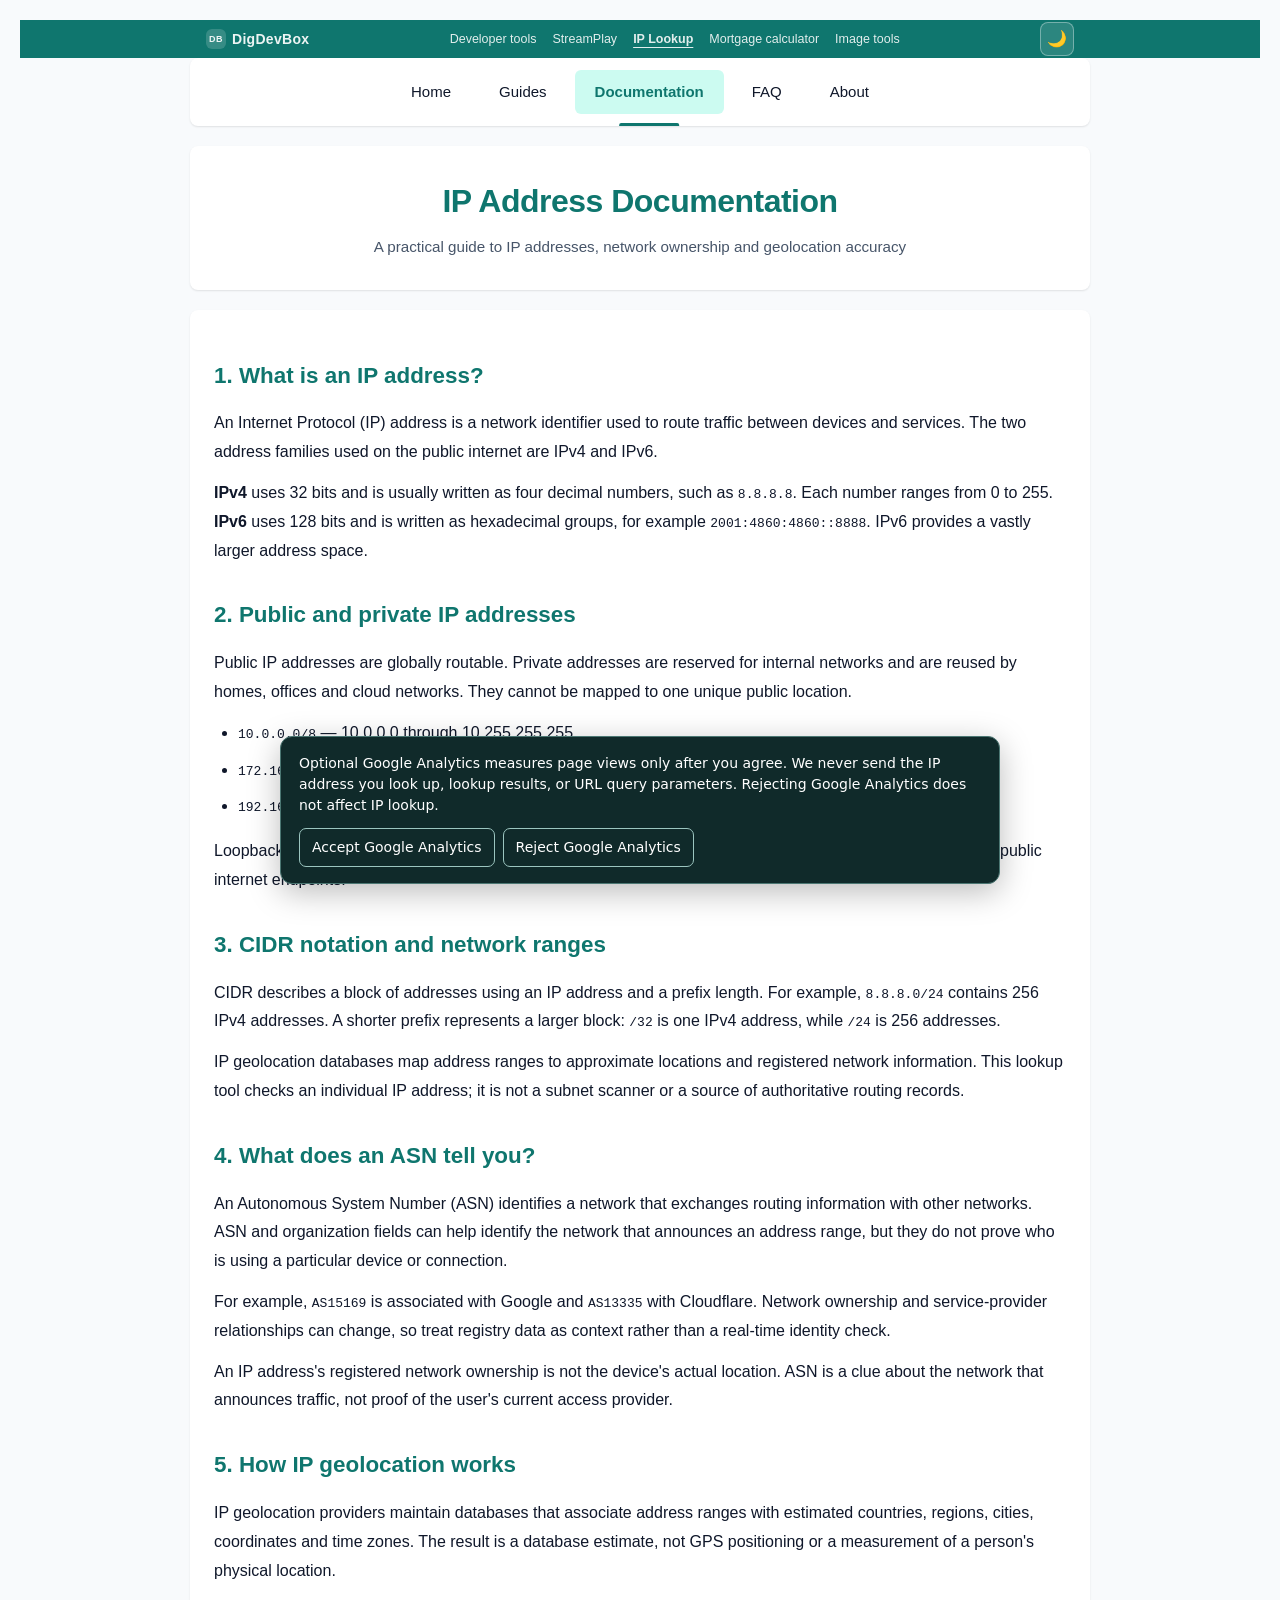
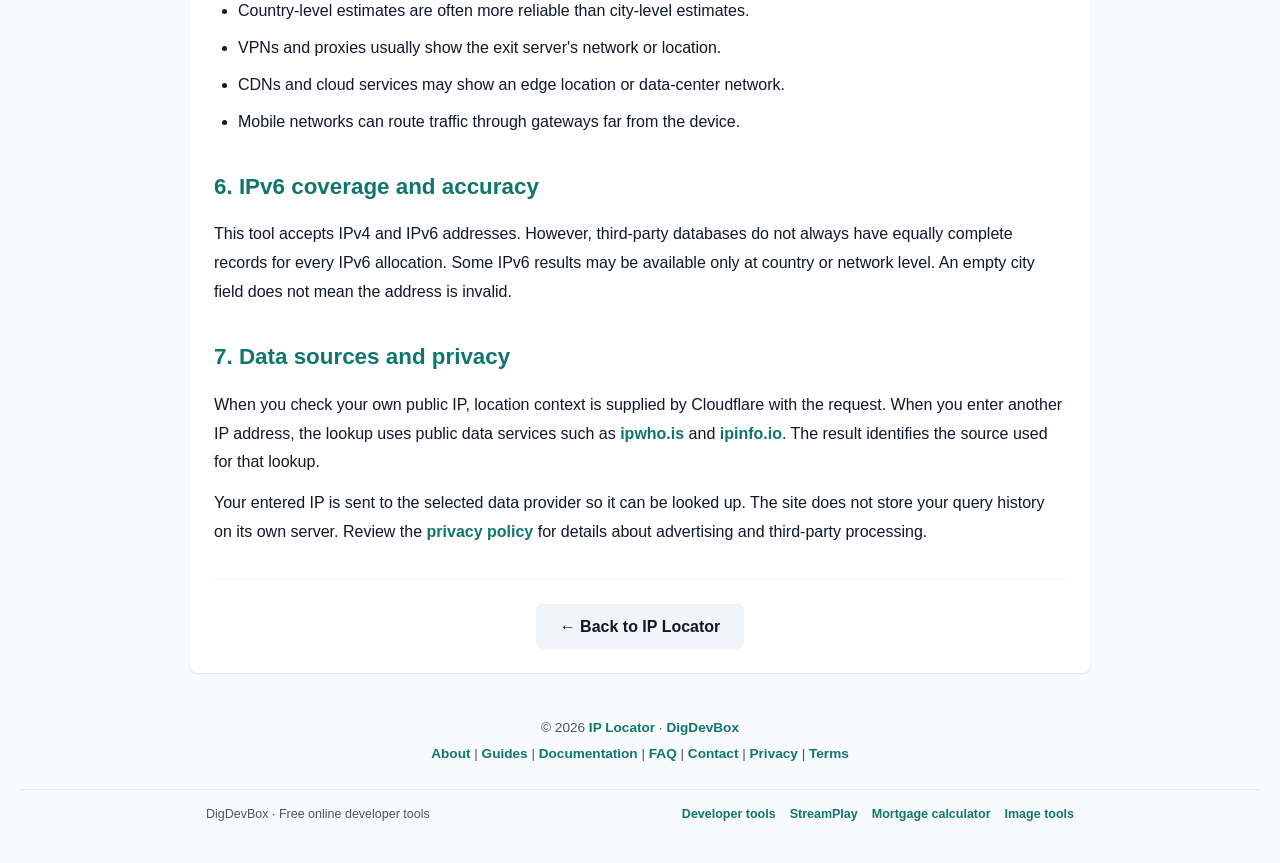
<file: docs.html>
<!DOCTYPE html>
<html lang="en">
<head><script id="dd-theme-bootstrap">/* inject-dd-shell: 主题防闪烁 */
(function(){try{var t=localStorage.getItem('dd-theme');var h=document.documentElement;
if(t==='dark'){h.setAttribute('data-theme','dark');h.removeAttribute('data-dd-auto');}
else if(t==='light'){h.setAttribute('data-theme','light');h.removeAttribute('data-dd-auto');}
else{h.removeAttribute('data-theme');h.setAttribute('data-dd-auto','');}
}catch(e){}})();</script><style id="dd-theme-style">
.dd-theme-toggle{display:inline-flex;align-items:center;justify-content:center;width:34px;height:34px;
  margin-left:auto;border:1px solid rgba(255,255,255,.35);background:rgba(255,255,255,.12);
  color:var(--dd-on-primary);border-radius:8px;cursor:pointer;font-size:16px;line-height:1;
  transition:background .15s,border-color .15s,transform .1s;flex:none;padding:0}
.dd-theme-toggle:hover{background:rgba(255,255,255,.22);border-color:rgba(255,255,255,.6)}
.dd-theme-toggle:active{transform:scale(.94)}
.dd-theme-toggle:focus-visible{outline:2px solid rgba(255,255,255,.6);outline-offset:2px}
@media (max-width:640px){.dd-theme-toggle{width:30px;height:30px;font-size:14px}}
</style>

    <meta charset="UTF-8">
    <meta name="viewport" content="width=device-width, initial-scale=1.0">
    <title>IP Address Guide: IPv4, IPv6, CIDR & ASN | IP Locator</title>
    <meta name="description" content="Learn how IPv4, IPv6, CIDR, ASN and IP geolocation work, what public and private addresses mean, and why location results are estimates.">
<link rel="canonical" href="https://ip.digdevbox.com/docs">
    <meta property="og:type" content="article">
    <meta property="og:title" content="IP Address Guide: IPv4, IPv6, CIDR & ASN | IP Locator">
    <meta property="og:description" content="Learn how IPv4, IPv6, CIDR, ASN and IP geolocation work, what public and private addresses mean, and why location results are estimates.">
    <meta property="og:url" content="https://ip.digdevbox.com/docs">
    <meta property="og:site_name" content="IP Locator">
    <meta property="og:locale" content="en_US">
    <link rel="icon" href="images/favicon.ico" sizes="any">
    <link rel="icon" type="image/png" sizes="180x180" href="images/favicon.png">
    <link rel="apple-touch-icon" href="images/apple-touch-icon.png">
    <meta name="theme-color" content="#0f766e">
    <link rel="stylesheet" href="css/style.css">
    <link rel="stylesheet" href="css/dd-tokens.css">
    <link rel="stylesheet" href="css/dd-shell.css">
    <meta property="og:image" content="https://ip.digdevbox.com/images/og-image.jpg">
    <meta property="og:image:width" content="1200">
    <meta property="og:image:height" content="630">
    <meta property="og:image:alt" content="IP Locator — free IP address lookup">
    <meta name="twitter:card" content="summary_large_image">
    <meta name="twitter:image" content="https://ip.digdevbox.com/images/og-image.jpg">

<!-- adsense:start -->
  <meta name="google-adsense-account" content="ca-pub-7944759654100814" />
  <script async src="https://pagead2.googlesyndication.com/pagead/js/adsbygoogle.js?client=ca-pub-7944759654100814" crossorigin="anonymous"></script>
  <!-- adsense:end -->
  <script defer src="/analytics-consent.js"></script>
</head>
<body>
<div class="dd-brandbar slim">
    <div class="dd-shell-inner">
        <a class="dd-brand" href="https://digdevbox.com/"><span class="dd-brand-mark">DB</span>DigDevBox</a>
        <nav>
                <a href="https://digdevbox.com/" data-i18n="nav.devtools">Developer tools</a>
                <a href="https://play.digdevbox.com/" data-i18n="nav.player">StreamPlay</a>
                <a href="https://ip.digdevbox.com/" aria-current="page" data-i18n="nav.ip">IP Lookup</a>
                <a href="https://fangdai.digdevbox.com/" data-i18n="nav.loan">Mortgage calculator</a>
                <a href="https://img.digdevbox.com/" data-i18n="nav.imgtools">Image tools</a>
        </nav>

        <button id="dd-theme-toggle" class="dd-theme-toggle" type="button" aria-label="Toggle dark mode" title="Toggle dark mode" data-i18n-attr="aria-label:aria.themeToggle,title:aria.themeToggle">🌙</button>
    </div>
</div>
    <div class="container">
        <nav class="top-nav">
            <ul>
                <li><a href="/" data-i18n="topnav.home">Home</a></li>
                <li><a href="/guides" data-i18n="topnav.guides">Guides</a></li>
                <li><a href="/docs" class="active" data-i18n="topnav.docs">Documentation</a></li>
                <li><a href="/faq" data-i18n="topnav.faq">FAQ</a></li>
                <li><a href="/about" data-i18n="topnav.about">About</a></li>
            </ul>
        </nav>

        <header>
            <h1>IP Address Documentation</h1>
            <p class="subtitle">A practical guide to IP addresses, network ownership and geolocation accuracy</p>
        </header>
        <div class="content-section" role="main">
            <div class="about-section">
                <h2>1. What is an IP address?</h2>
                <p>An Internet Protocol (IP) address is a network identifier used to route traffic between devices and services. The two address families used on the public internet are IPv4 and IPv6.</p>
                <p><strong>IPv4</strong> uses 32 bits and is usually written as four decimal numbers, such as <code>8.8.8.8</code>. Each number ranges from 0 to 255. <strong>IPv6</strong> uses 128 bits and is written as hexadecimal groups, for example <code>2001:4860:4860::8888</code>. IPv6 provides a vastly larger address space.</p>
            </div>
            <div class="about-section">
                <h2>2. Public and private IP addresses</h2>
                <p>Public IP addresses are globally routable. Private addresses are reserved for internal networks and are reused by homes, offices and cloud networks. They cannot be mapped to one unique public location.</p>
                <ul>
                    <li><code>10.0.0.0/8</code> — 10.0.0.0 through 10.255.255.255</li>
                    <li><code>172.16.0.0/12</code> — 172.16.0.0 through 172.31.255.255</li>
                    <li><code>192.168.0.0/16</code> — 192.168.0.0 through 192.168.255.255</li>
                </ul>
                <p>Loopback addresses such as <code>127.0.0.1</code> and link-local addresses such as <code>169.254.0.0/16</code> are also not ordinary public internet endpoints.</p>
            </div>
            <div class="about-section">
                <h2>3. CIDR notation and network ranges</h2>
                <p>CIDR describes a block of addresses using an IP address and a prefix length. For example, <code>8.8.8.0/24</code> contains 256 IPv4 addresses. A shorter prefix represents a larger block: <code>/32</code> is one IPv4 address, while <code>/24</code> is 256 addresses.</p>
                <p>IP geolocation databases map address ranges to approximate locations and registered network information. This lookup tool checks an individual IP address; it is not a subnet scanner or a source of authoritative routing records.</p>
            </div>
            <div class="about-section">
                <h2>4. What does an ASN tell you?</h2>
                <p>An Autonomous System Number (ASN) identifies a network that exchanges routing information with other networks. ASN and organization fields can help identify the network that announces an address range, but they do not prove who is using a particular device or connection.</p>
                <p>For example, <code>AS15169</code> is associated with Google and <code>AS13335</code> with Cloudflare. Network ownership and service-provider relationships can change, so treat registry data as context rather than a real-time identity check.</p>
                <p>An IP address's registered network ownership is not the device's actual location. ASN is a clue about the network that announces traffic, not proof of the user's current access provider.</p>
            </div>
            <div class="about-section">
                <h2>5. How IP geolocation works</h2>
                <p>IP geolocation providers maintain databases that associate address ranges with estimated countries, regions, cities, coordinates and time zones. The result is a database estimate, not GPS positioning or a measurement of a person's physical location.</p>
                <ul>
                    <li>Country-level estimates are often more reliable than city-level estimates.</li>
                    <li>VPNs and proxies usually show the exit server's network or location.</li>
                    <li>CDNs and cloud services may show an edge location or data-center network.</li>
                    <li>Mobile networks can route traffic through gateways far from the device.</li>
                </ul>
            </div>
            <div class="about-section">
                <h2>6. IPv6 coverage and accuracy</h2>
                <p>This tool accepts IPv4 and IPv6 addresses. However, third-party databases do not always have equally complete records for every IPv6 allocation. Some IPv6 results may be available only at country or network level. An empty city field does not mean the address is invalid.</p>
            </div>
            <div class="about-section">
                <h2>7. Data sources and privacy</h2>
                <p>When you check your own public IP, location context is supplied by Cloudflare with the request. When you enter another IP address, the lookup uses public data services such as <a href="https://ipwho.is" target="_blank" rel="noopener">ipwho.is</a> and <a href="https://ipinfo.io" target="_blank" rel="noopener">ipinfo.io</a>. The result identifies the source used for that lookup.</p>
                <p>Your entered IP is sent to the selected data provider so it can be looked up. The site does not store your query history on its own server. Review the <a href="/privacy">privacy policy</a> for details about advertising and third-party processing.</p>
            </div>
            <div class="back-link"><a href="/">← Back to IP Locator</a></div>
        </div>
        <footer>
            <p>© 2026 <a href="/">IP Locator</a> · <a href="https://digdevbox.com/" target="_blank" rel="noopener">DigDevBox</a></p>
            <p><a href="/about">About</a> | <a href="/guides">Guides</a> | <a href="/docs" data-i18n="topnav.docs">Documentation</a> | <a href="/faq">FAQ</a> | <a href="/contact">Contact</a> | <a href="/privacy">Privacy</a> | <a href="/terms">Terms</a></p>
        </footer>
    </div>


<footer class="dd-brandfoot compact">
    <div class="dd-shell-inner">
        <p class="dd-brandfoot-title">DigDevBox · Free online developer tools</p>
        <nav class="dd-brandfoot-nav">
                <a href="https://digdevbox.com/">Developer tools</a>
                <a href="https://play.digdevbox.com/">StreamPlay</a>
                <a href="https://fangdai.digdevbox.com/">Mortgage calculator</a>
                <a href="https://img.digdevbox.com/">Image tools</a>
        </nav>
    </div>
</footer>
<script id="dd-theme-toggle-script">
(function(){
  var KEY='dd-theme';
  function sysDark(){return window.matchMedia && matchMedia('(prefers-color-scheme: dark)').matches;}
  function apply(t){var h=document.documentElement;
    if(t==='dark'){h.setAttribute('data-theme','dark');h.removeAttribute('data-dd-auto');}
    else if(t==='light'){h.setAttribute('data-theme','light');h.removeAttribute('data-dd-auto');}
    else{h.removeAttribute('data-theme');h.setAttribute('data-dd-auto','');}
    try{localStorage.setItem(KEY,t);}catch(e){}
    sync();}
  function effective(){var h=document.documentElement;
    if(h.getAttribute('data-theme')==='dark')return 'dark';
    if(h.getAttribute('data-theme')==='light')return 'light';
    return sysDark()?'dark':'light';}
  // aria/title 交给 i18n 内核统一管理（按钮已带 data-i18n-attr="aria-label:aria.themeToggle"）。
  // 原因：本脚本的 init 挂在 DOMContentLoaded 上，执行晚于 defer 的 dd-i18n.js，
  // 若在这里硬编码中文 aria，会把内核刚写好的英文 aria 覆盖回中文（实测到的假通过点）。
  // 未启用 i18n 的站点（无 window.DD_I18N）仍走原中文动态文案。
  function sync(){var b=document.getElementById('dd-theme-toggle');if(!b)return;
    var d=effective()==='dark';
    b.textContent=d?'☀️':'🌙';
    if(window.DD_I18N&&window.DD_I18N.t)return;
    b.setAttribute('aria-label', d?'Switch to light mode':'Switch to dark mode');
    b.setAttribute('title', d?'Switch to light mode':'Switch to dark mode');}
  function toggle(){var c=effective();apply(c==='dark'?'light':'dark');}
  function init(){var b=document.getElementById('dd-theme-toggle');if(b)b.addEventListener('click',toggle);sync();}
  if(document.readyState!=='loading')init();else document.addEventListener('DOMContentLoaded',init);
  if(window.matchMedia){matchMedia('(prefers-color-scheme: dark)').addEventListener('change',function(){
    try{if(localStorage.getItem(KEY))return;}catch(e){} sync();});}
})();
</script>
</body>
</html>
</file>
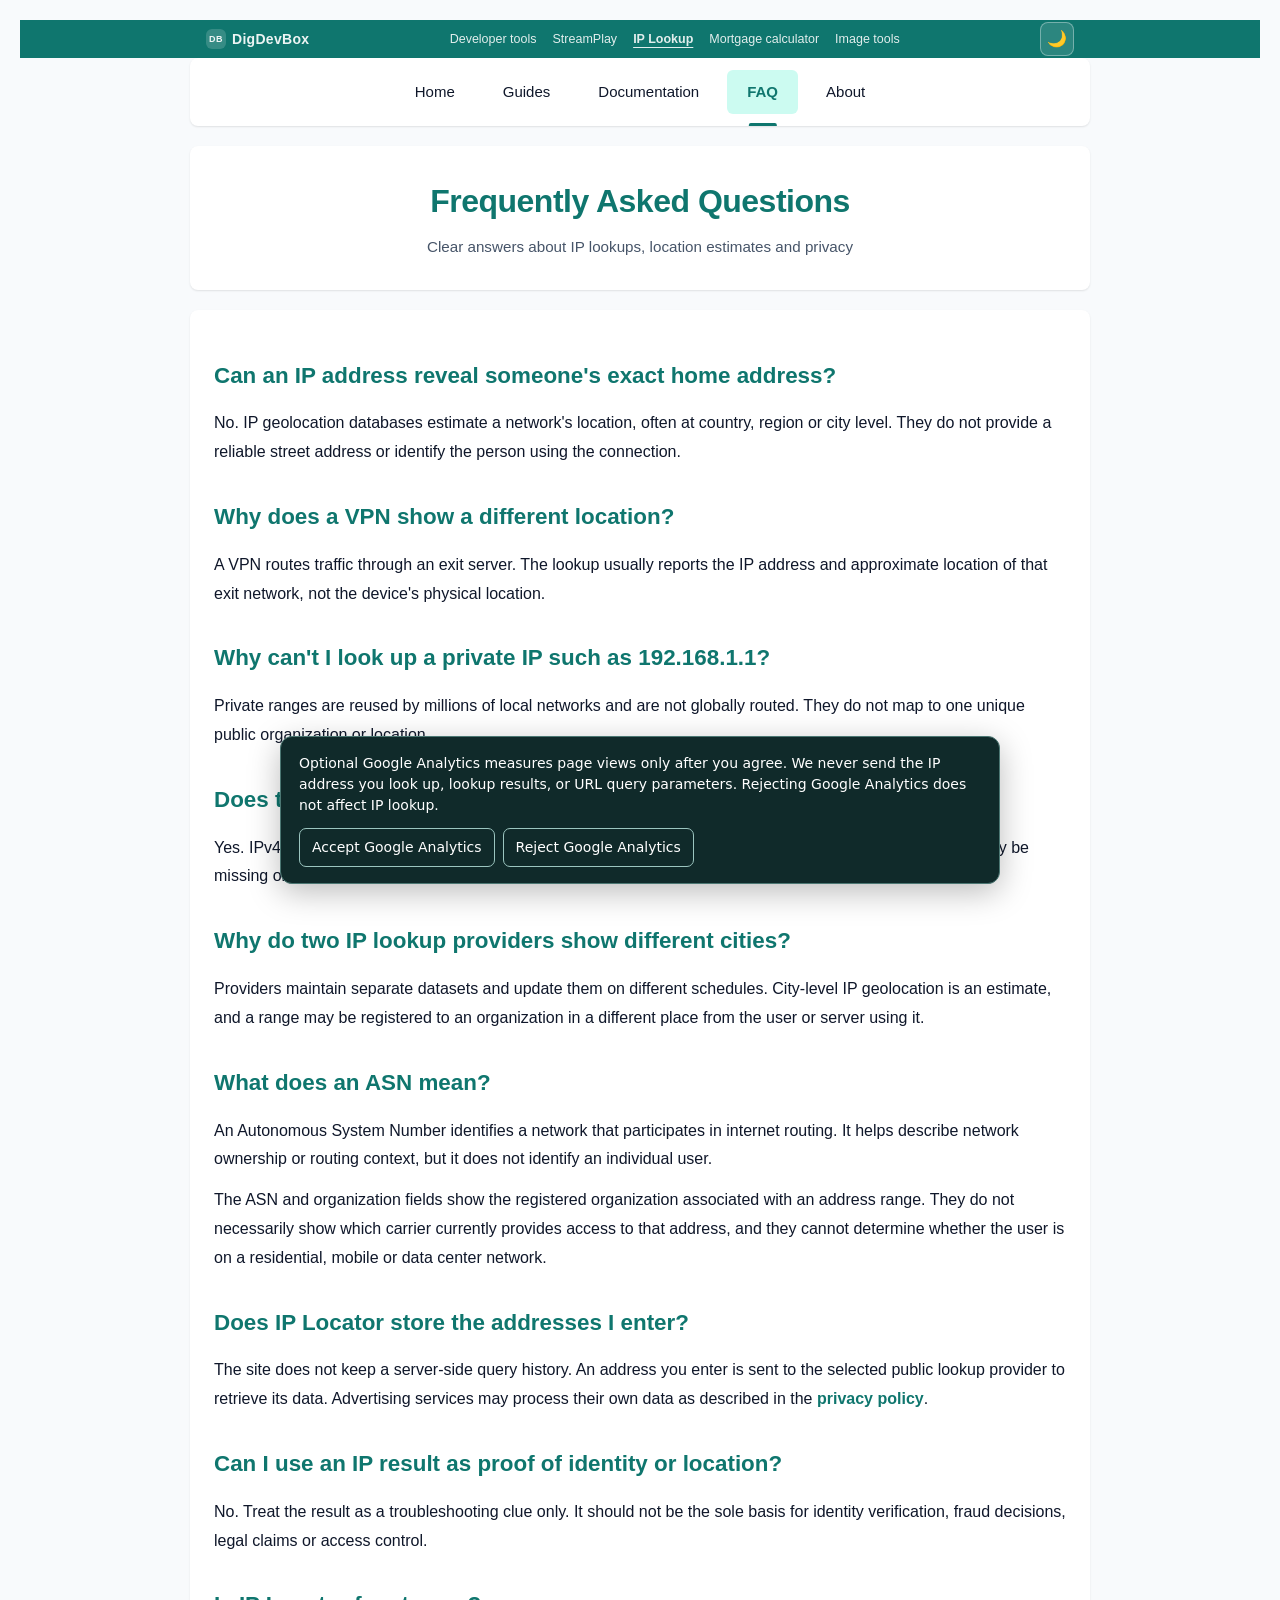
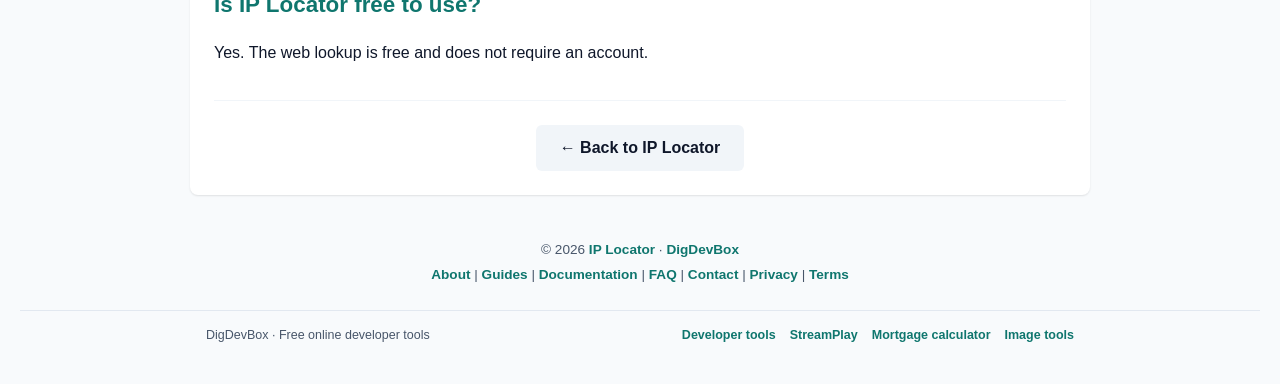
<file: faq.html>
<!DOCTYPE html>
<html lang="en">
<head><script id="dd-theme-bootstrap">/* inject-dd-shell: 主题防闪烁 */
(function(){try{var t=localStorage.getItem('dd-theme');var h=document.documentElement;
if(t==='dark'){h.setAttribute('data-theme','dark');h.removeAttribute('data-dd-auto');}
else if(t==='light'){h.setAttribute('data-theme','light');h.removeAttribute('data-dd-auto');}
else{h.removeAttribute('data-theme');h.setAttribute('data-dd-auto','');}
}catch(e){}})();</script><style id="dd-theme-style">
.dd-theme-toggle{display:inline-flex;align-items:center;justify-content:center;width:34px;height:34px;
  margin-left:auto;border:1px solid rgba(255,255,255,.35);background:rgba(255,255,255,.12);
  color:var(--dd-on-primary);border-radius:8px;cursor:pointer;font-size:16px;line-height:1;
  transition:background .15s,border-color .15s,transform .1s;flex:none;padding:0}
.dd-theme-toggle:hover{background:rgba(255,255,255,.22);border-color:rgba(255,255,255,.6)}
.dd-theme-toggle:active{transform:scale(.94)}
.dd-theme-toggle:focus-visible{outline:2px solid rgba(255,255,255,.6);outline-offset:2px}
@media (max-width:640px){.dd-theme-toggle{width:30px;height:30px;font-size:14px}}
</style>

    <meta charset="UTF-8">
    <meta name="viewport" content="width=device-width, initial-scale=1.0">
    <title>IP Lookup FAQ: Accuracy, VPNs, IPv6 & Privacy | IP Locator</title>
    <meta name="description" content="Answers to common IP lookup questions about location accuracy, VPNs, private addresses, IPv6 support, data sources and query privacy.">
<link rel="canonical" href="https://ip.digdevbox.com/faq">
    <meta property="og:type" content="article">
    <meta property="og:title" content="IP Lookup FAQ: Accuracy, VPNs, IPv6 & Privacy | IP Locator">
    <meta property="og:description" content="Answers to common IP lookup questions about location accuracy, VPNs, private addresses, IPv6 support, data sources and query privacy.">
    <meta property="og:url" content="https://ip.digdevbox.com/faq">
    <meta property="og:site_name" content="IP Locator">
    <meta property="og:locale" content="en_US">
    <link rel="icon" href="images/favicon.ico" sizes="any">
    <link rel="icon" type="image/png" sizes="180x180" href="images/favicon.png">
    <link rel="apple-touch-icon" href="images/apple-touch-icon.png">
    <meta name="theme-color" content="#0f766e">
    <link rel="stylesheet" href="css/style.css">
    <link rel="stylesheet" href="css/dd-tokens.css">
    <link rel="stylesheet" href="css/dd-shell.css">
    <meta property="og:image" content="https://ip.digdevbox.com/images/og-image.jpg">
    <meta property="og:image:width" content="1200">
    <meta property="og:image:height" content="630">
    <meta property="og:image:alt" content="IP Locator — free IP address lookup">
    <meta name="twitter:card" content="summary_large_image">
    <meta name="twitter:image" content="https://ip.digdevbox.com/images/og-image.jpg">

<!-- adsense:start -->
  <meta name="google-adsense-account" content="ca-pub-7944759654100814" />
  <script async src="https://pagead2.googlesyndication.com/pagead/js/adsbygoogle.js?client=ca-pub-7944759654100814" crossorigin="anonymous"></script>
  <!-- adsense:end -->
  <script defer src="/analytics-consent.js"></script>
</head>
<body>
<div class="dd-brandbar slim">
    <div class="dd-shell-inner">
        <a class="dd-brand" href="https://digdevbox.com/"><span class="dd-brand-mark">DB</span>DigDevBox</a>
        <nav>
                <a href="https://digdevbox.com/" data-i18n="nav.devtools">Developer tools</a>
                <a href="https://play.digdevbox.com/" data-i18n="nav.player">StreamPlay</a>
                <a href="https://ip.digdevbox.com/" aria-current="page" data-i18n="nav.ip">IP Lookup</a>
                <a href="https://fangdai.digdevbox.com/" data-i18n="nav.loan">Mortgage calculator</a>
                <a href="https://img.digdevbox.com/" data-i18n="nav.imgtools">Image tools</a>
        </nav>

        <button id="dd-theme-toggle" class="dd-theme-toggle" type="button" aria-label="Toggle dark mode" title="Toggle dark mode" data-i18n-attr="aria-label:aria.themeToggle,title:aria.themeToggle">🌙</button>
    </div>
</div>
    <div class="container">
        <nav class="top-nav">
            <ul>
                <li><a href="/" data-i18n="topnav.home">Home</a></li>
                <li><a href="/guides" data-i18n="topnav.guides">Guides</a></li>
                <li><a href="/docs" data-i18n="topnav.docs">Documentation</a></li>
                <li><a href="/faq" class="active" data-i18n="topnav.faq">FAQ</a></li>
                <li><a href="/about" data-i18n="topnav.about">About</a></li>
            </ul>
        </nav>

        <header>
            <h1>Frequently Asked Questions</h1>
            <p class="subtitle">Clear answers about IP lookups, location estimates and privacy</p>
        </header>
        <div class="content-section" role="main">
            <div class="about-section"><h2>Can an IP address reveal someone's exact home address?</h2><p>No. IP geolocation databases estimate a network's location, often at country, region or city level. They do not provide a reliable street address or identify the person using the connection.</p></div>
            <div class="about-section"><h2>Why does a VPN show a different location?</h2><p>A VPN routes traffic through an exit server. The lookup usually reports the IP address and approximate location of that exit network, not the device's physical location.</p></div>
            <div class="about-section"><h2>Why can't I look up a private IP such as 192.168.1.1?</h2><p>Private ranges are reused by millions of local networks and are not globally routed. They do not map to one unique public organization or location.</p></div>
            <div class="about-section"><h2>Does the tool support IPv6?</h2><p>Yes. IPv4 and IPv6 inputs are supported. Database coverage for IPv6 can be less complete, so some fields may be missing or less precise.</p></div>
            <div class="about-section"><h2>Why do two IP lookup providers show different cities?</h2><p>Providers maintain separate datasets and update them on different schedules. City-level IP geolocation is an estimate, and a range may be registered to an organization in a different place from the user or server using it.</p></div>
            <div class="about-section"><h2>What does an ASN mean?</h2><p>An Autonomous System Number identifies a network that participates in internet routing. It helps describe network ownership or routing context, but it does not identify an individual user.</p><p>The ASN and organization fields show the registered organization associated with an address range. They do not necessarily show which carrier currently provides access to that address, and they cannot determine whether the user is on a residential, mobile or data center network.</p></div>
            <div class="about-section"><h2>Does IP Locator store the addresses I enter?</h2><p>The site does not keep a server-side query history. An address you enter is sent to the selected public lookup provider to retrieve its data. Advertising services may process their own data as described in the <a href="/privacy">privacy policy</a>.</p></div>
            <div class="about-section"><h2>Can I use an IP result as proof of identity or location?</h2><p>No. Treat the result as a troubleshooting clue only. It should not be the sole basis for identity verification, fraud decisions, legal claims or access control.</p></div>
            <div class="about-section"><h2>Is IP Locator free to use?</h2><p>Yes. The web lookup is free and does not require an account.</p></div>
            <div class="back-link"><a href="/">← Back to IP Locator</a></div>
        </div>
        <footer>
            <p>© 2026 <a href="/">IP Locator</a> · <a href="https://digdevbox.com/" target="_blank" rel="noopener">DigDevBox</a></p>
            <p><a href="/about">About</a> | <a href="/guides">Guides</a> | <a href="/docs" data-i18n="topnav.docs">Documentation</a> | <a href="/faq">FAQ</a> | <a href="/contact">Contact</a> | <a href="/privacy">Privacy</a> | <a href="/terms">Terms</a></p>
        </footer>
    </div>


<footer class="dd-brandfoot compact">
    <div class="dd-shell-inner">
        <p class="dd-brandfoot-title">DigDevBox · Free online developer tools</p>
        <nav class="dd-brandfoot-nav">
                <a href="https://digdevbox.com/">Developer tools</a>
                <a href="https://play.digdevbox.com/">StreamPlay</a>
                <a href="https://fangdai.digdevbox.com/">Mortgage calculator</a>
                <a href="https://img.digdevbox.com/">Image tools</a>
        </nav>
    </div>
</footer>
<script id="dd-theme-toggle-script">
(function(){
  var KEY='dd-theme';
  function sysDark(){return window.matchMedia && matchMedia('(prefers-color-scheme: dark)').matches;}
  function apply(t){var h=document.documentElement;
    if(t==='dark'){h.setAttribute('data-theme','dark');h.removeAttribute('data-dd-auto');}
    else if(t==='light'){h.setAttribute('data-theme','light');h.removeAttribute('data-dd-auto');}
    else{h.removeAttribute('data-theme');h.setAttribute('data-dd-auto','');}
    try{localStorage.setItem(KEY,t);}catch(e){}
    sync();}
  function effective(){var h=document.documentElement;
    if(h.getAttribute('data-theme')==='dark')return 'dark';
    if(h.getAttribute('data-theme')==='light')return 'light';
    return sysDark()?'dark':'light';}
  // aria/title 交给 i18n 内核统一管理（按钮已带 data-i18n-attr="aria-label:aria.themeToggle"）。
  // 原因：本脚本的 init 挂在 DOMContentLoaded 上，执行晚于 defer 的 dd-i18n.js，
  // 若在这里硬编码中文 aria，会把内核刚写好的英文 aria 覆盖回中文（实测到的假通过点）。
  // 未启用 i18n 的站点（无 window.DD_I18N）仍走原中文动态文案。
  function sync(){var b=document.getElementById('dd-theme-toggle');if(!b)return;
    var d=effective()==='dark';
    b.textContent=d?'☀️':'🌙';
    if(window.DD_I18N&&window.DD_I18N.t)return;
    b.setAttribute('aria-label', d?'Switch to light mode':'Switch to dark mode');
    b.setAttribute('title', d?'Switch to light mode':'Switch to dark mode');}
  function toggle(){var c=effective();apply(c==='dark'?'light':'dark');}
  function init(){var b=document.getElementById('dd-theme-toggle');if(b)b.addEventListener('click',toggle);sync();}
  if(document.readyState!=='loading')init();else document.addEventListener('DOMContentLoaded',init);
  if(window.matchMedia){matchMedia('(prefers-color-scheme: dark)').addEventListener('change',function(){
    try{if(localStorage.getItem(KEY))return;}catch(e){} sync();});}
})();
</script>
</body>
</html>
</file>
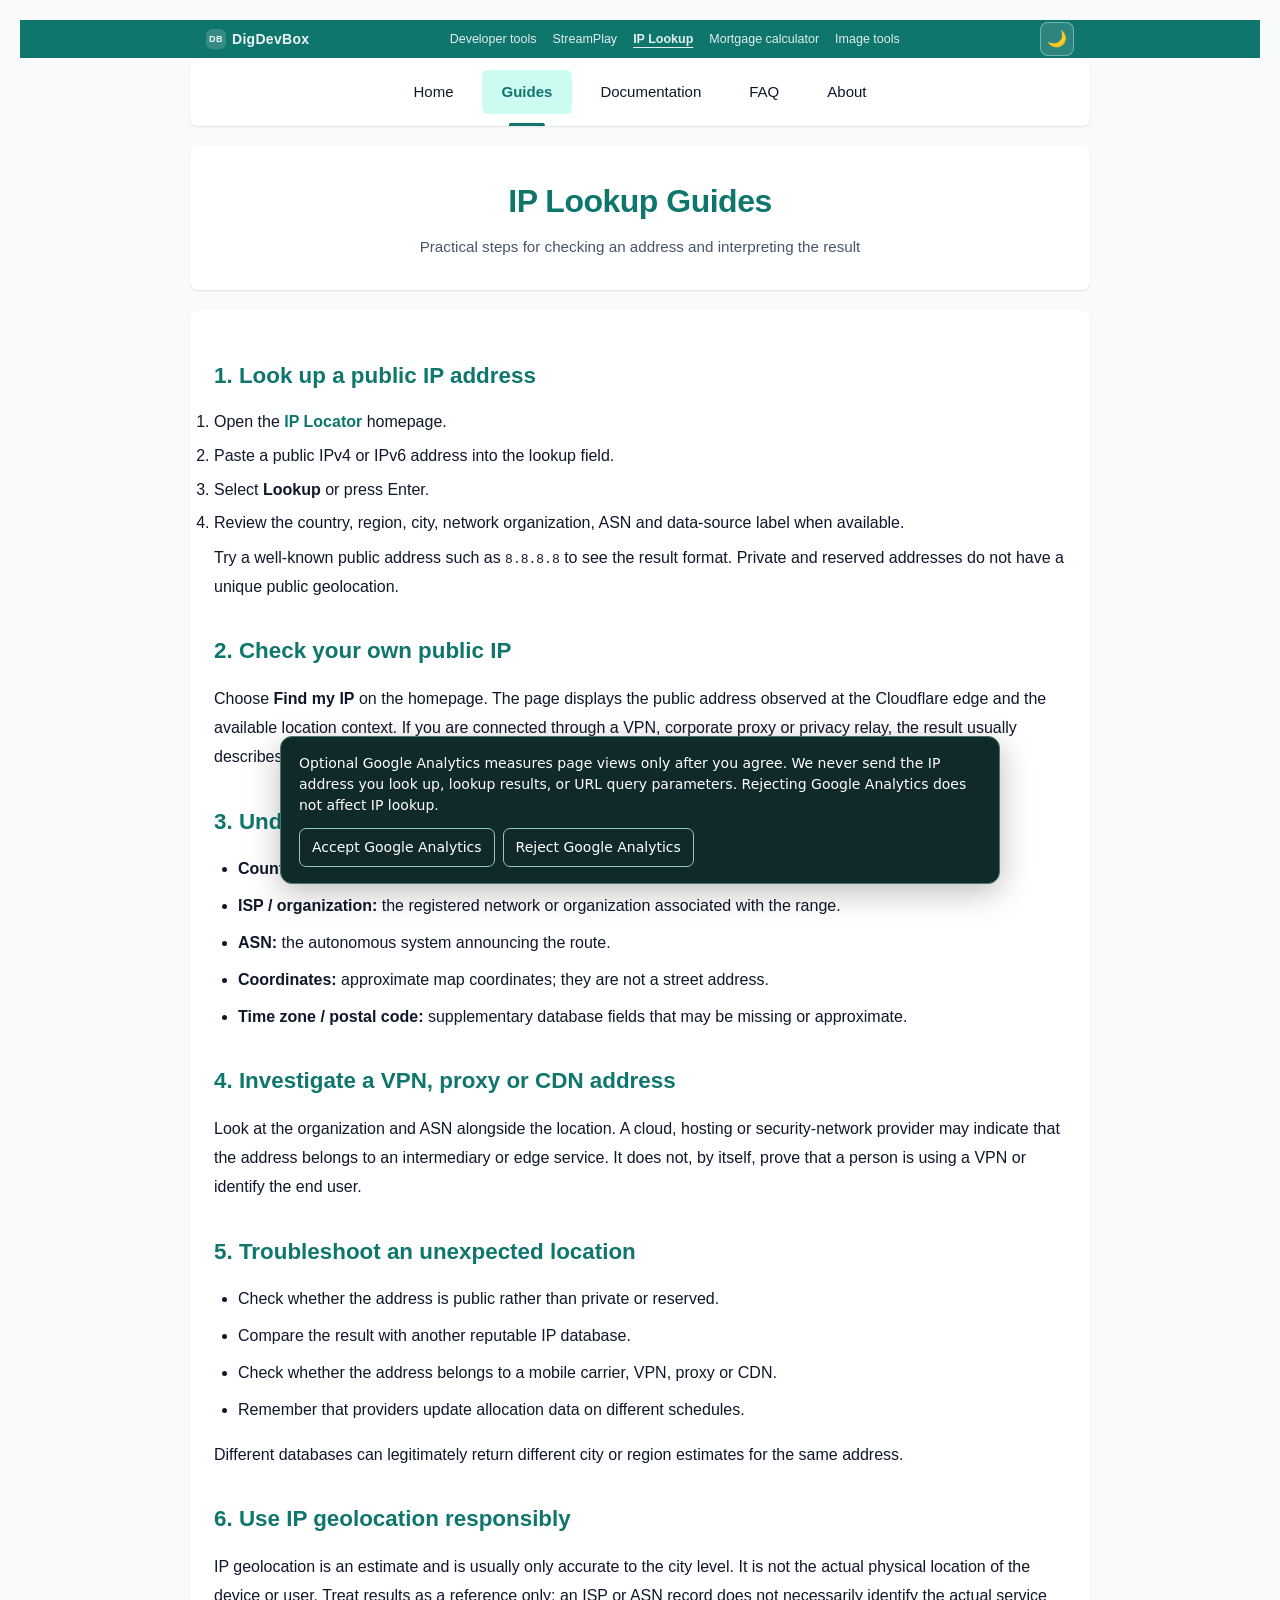
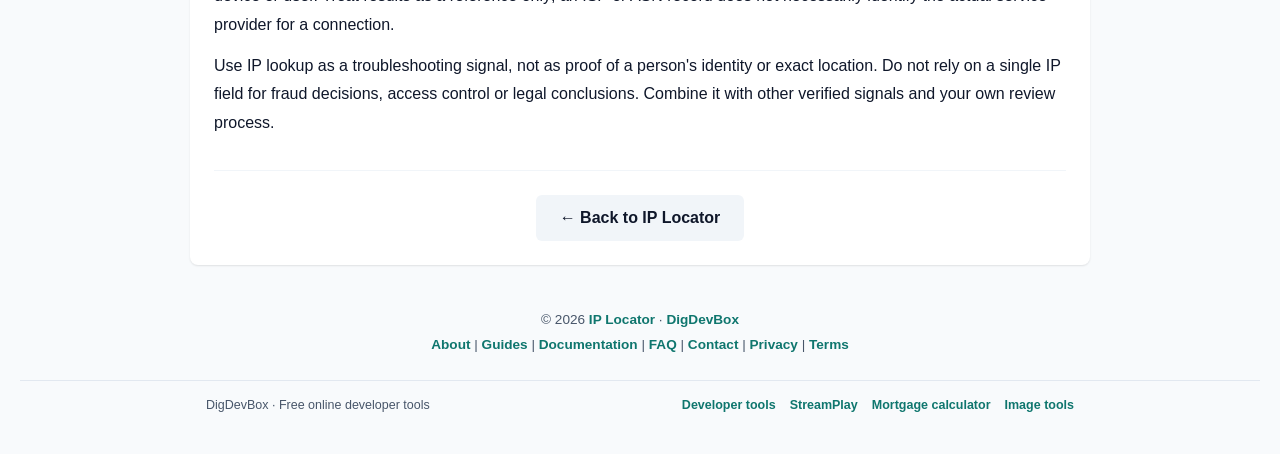
<file: guides.html>
<!DOCTYPE html>
<html lang="en">
<head><script id="dd-theme-bootstrap">/* inject-dd-shell: 主题防闪烁 */
(function(){try{var t=localStorage.getItem('dd-theme');var h=document.documentElement;
if(t==='dark'){h.setAttribute('data-theme','dark');h.removeAttribute('data-dd-auto');}
else if(t==='light'){h.setAttribute('data-theme','light');h.removeAttribute('data-dd-auto');}
else{h.removeAttribute('data-theme');h.setAttribute('data-dd-auto','');}
}catch(e){}})();</script><style id="dd-theme-style">
.dd-theme-toggle{display:inline-flex;align-items:center;justify-content:center;width:34px;height:34px;
  margin-left:auto;border:1px solid rgba(255,255,255,.35);background:rgba(255,255,255,.12);
  color:var(--dd-on-primary);border-radius:8px;cursor:pointer;font-size:16px;line-height:1;
  transition:background .15s,border-color .15s,transform .1s;flex:none;padding:0}
.dd-theme-toggle:hover{background:rgba(255,255,255,.22);border-color:rgba(255,255,255,.6)}
.dd-theme-toggle:active{transform:scale(.94)}
.dd-theme-toggle:focus-visible{outline:2px solid rgba(255,255,255,.6);outline-offset:2px}
@media (max-width:640px){.dd-theme-toggle{width:30px;height:30px;font-size:14px}}
</style>

    <meta charset="UTF-8">
    <meta name="viewport" content="width=device-width, initial-scale=1.0">
    <title>IP Lookup Guides: Find, Check & Understand an IP | IP Locator</title>
    <meta name="description" content="Step-by-step guides to look up a public IP, check your network exit, interpret ASN and location fields, and troubleshoot inaccurate geolocation results.">
<link rel="canonical" href="https://ip.digdevbox.com/guides">
    <meta property="og:type" content="article">
    <meta property="og:title" content="IP Lookup Guides: Find, Check & Understand an IP | IP Locator">
    <meta property="og:description" content="Step-by-step guides to look up a public IP, check your network exit, interpret ASN and location fields, and troubleshoot inaccurate geolocation results.">
    <meta property="og:url" content="https://ip.digdevbox.com/guides">
    <meta property="og:site_name" content="IP Locator">
    <meta property="og:locale" content="en_US">
    <link rel="icon" href="images/favicon.ico" sizes="any">
    <link rel="icon" type="image/png" sizes="180x180" href="images/favicon.png">
    <link rel="apple-touch-icon" href="images/apple-touch-icon.png">
    <meta name="theme-color" content="#0f766e">
    <link rel="stylesheet" href="css/style.css">
    <link rel="stylesheet" href="css/dd-tokens.css">
    <link rel="stylesheet" href="css/dd-shell.css">
    <meta property="og:image" content="https://ip.digdevbox.com/images/og-image.jpg">
    <meta property="og:image:width" content="1200">
    <meta property="og:image:height" content="630">
    <meta property="og:image:alt" content="IP Locator — free IP address lookup">
    <meta name="twitter:card" content="summary_large_image">
    <meta name="twitter:image" content="https://ip.digdevbox.com/images/og-image.jpg">

<!-- adsense:start -->
  <meta name="google-adsense-account" content="ca-pub-7944759654100814" />
  <script async src="https://pagead2.googlesyndication.com/pagead/js/adsbygoogle.js?client=ca-pub-7944759654100814" crossorigin="anonymous"></script>
  <!-- adsense:end -->
  <script defer src="/analytics-consent.js"></script>
</head>
<body>
<div class="dd-brandbar slim">
    <div class="dd-shell-inner">
        <a class="dd-brand" href="https://digdevbox.com/"><span class="dd-brand-mark">DB</span>DigDevBox</a>
        <nav>
                <a href="https://digdevbox.com/" data-i18n="nav.devtools">Developer tools</a>
                <a href="https://play.digdevbox.com/" data-i18n="nav.player">StreamPlay</a>
                <a href="https://ip.digdevbox.com/" aria-current="page" data-i18n="nav.ip">IP Lookup</a>
                <a href="https://fangdai.digdevbox.com/" data-i18n="nav.loan">Mortgage calculator</a>
                <a href="https://img.digdevbox.com/" data-i18n="nav.imgtools">Image tools</a>
        </nav>

        <button id="dd-theme-toggle" class="dd-theme-toggle" type="button" aria-label="Toggle dark mode" title="Toggle dark mode" data-i18n-attr="aria-label:aria.themeToggle,title:aria.themeToggle">🌙</button>
    </div>
</div>
    <div class="container">
        <nav class="top-nav">
            <ul>
                <li><a href="/" data-i18n="topnav.home">Home</a></li>
                <li><a href="/guides" class="active" data-i18n="topnav.guides">Guides</a></li>
                <li><a href="/docs" data-i18n="topnav.docs">Documentation</a></li>
                <li><a href="/faq" data-i18n="topnav.faq">FAQ</a></li>
                <li><a href="/about" data-i18n="topnav.about">About</a></li>
            </ul>
        </nav>

        <header>
            <h1>IP Lookup Guides</h1>
            <p class="subtitle">Practical steps for checking an address and interpreting the result</p>
        </header>
        <div class="content-section" role="main">
            <div class="about-section">
                <h2>1. Look up a public IP address</h2>
                <ol>
                    <li>Open the <a href="/">IP Locator</a> homepage.</li>
                    <li>Paste a public IPv4 or IPv6 address into the lookup field.</li>
                    <li>Select <strong>Lookup</strong> or press Enter.</li>
                    <li>Review the country, region, city, network organization, ASN and data-source label when available.</li>
                </ol>
                <p>Try a well-known public address such as <code>8.8.8.8</code> to see the result format. Private and reserved addresses do not have a unique public geolocation.</p>
            </div>
            <div class="about-section">
                <h2>2. Check your own public IP</h2>
                <p>Choose <strong>Find my IP</strong> on the homepage. The page displays the public address observed at the Cloudflare edge and the available location context. If you are connected through a VPN, corporate proxy or privacy relay, the result usually describes that exit path rather than your device's local network.</p>
            </div>
            <div class="about-section">
                <h2>3. Understand the result fields</h2>
                <ul>
                    <li><strong>Country / region / city:</strong> an estimate from the provider's IP database.</li>
                    <li><strong>ISP / organization:</strong> the registered network or organization associated with the range.</li>
                    <li><strong>ASN:</strong> the autonomous system announcing the route.</li>
                    <li><strong>Coordinates:</strong> approximate map coordinates; they are not a street address.</li>
                    <li><strong>Time zone / postal code:</strong> supplementary database fields that may be missing or approximate.</li>
                </ul>
            </div>
            <div class="about-section">
                <h2>4. Investigate a VPN, proxy or CDN address</h2>
                <p>Look at the organization and ASN alongside the location. A cloud, hosting or security-network provider may indicate that the address belongs to an intermediary or edge service. It does not, by itself, prove that a person is using a VPN or identify the end user.</p>
            </div>
            <div class="about-section">
                <h2>5. Troubleshoot an unexpected location</h2>
                <ul>
                    <li>Check whether the address is public rather than private or reserved.</li>
                    <li>Compare the result with another reputable IP database.</li>
                    <li>Check whether the address belongs to a mobile carrier, VPN, proxy or CDN.</li>
                    <li>Remember that providers update allocation data on different schedules.</li>
                </ul>
                <p>Different databases can legitimately return different city or region estimates for the same address.</p>
            </div>
            <div class="about-section">
                <h2>6. Use IP geolocation responsibly</h2>
                <p>IP geolocation is an estimate and is usually only accurate to the city level. It is not the actual physical location of the device or user. Treat results as a reference only; an ISP or ASN record does not necessarily identify the actual service provider for a connection.</p>
                <p>Use IP lookup as a troubleshooting signal, not as proof of a person's identity or exact location. Do not rely on a single IP field for fraud decisions, access control or legal conclusions. Combine it with other verified signals and your own review process.</p>
            </div>
            <div class="back-link"><a href="/">← Back to IP Locator</a></div>
        </div>
        <footer>
            <p>© 2026 <a href="/">IP Locator</a> · <a href="https://digdevbox.com/" target="_blank" rel="noopener">DigDevBox</a></p>
            <p><a href="/about">About</a> | <a href="/guides">Guides</a> | <a href="/docs" data-i18n="topnav.docs">Documentation</a> | <a href="/faq">FAQ</a> | <a href="/contact">Contact</a> | <a href="/privacy">Privacy</a> | <a href="/terms">Terms</a></p>
        </footer>
    </div>


<footer class="dd-brandfoot compact">
    <div class="dd-shell-inner">
        <p class="dd-brandfoot-title">DigDevBox · Free online developer tools</p>
        <nav class="dd-brandfoot-nav">
                <a href="https://digdevbox.com/">Developer tools</a>
                <a href="https://play.digdevbox.com/">StreamPlay</a>
                <a href="https://fangdai.digdevbox.com/">Mortgage calculator</a>
                <a href="https://img.digdevbox.com/">Image tools</a>
        </nav>
    </div>
</footer>
<script id="dd-theme-toggle-script">
(function(){
  var KEY='dd-theme';
  function sysDark(){return window.matchMedia && matchMedia('(prefers-color-scheme: dark)').matches;}
  function apply(t){var h=document.documentElement;
    if(t==='dark'){h.setAttribute('data-theme','dark');h.removeAttribute('data-dd-auto');}
    else if(t==='light'){h.setAttribute('data-theme','light');h.removeAttribute('data-dd-auto');}
    else{h.removeAttribute('data-theme');h.setAttribute('data-dd-auto','');}
    try{localStorage.setItem(KEY,t);}catch(e){}
    sync();}
  function effective(){var h=document.documentElement;
    if(h.getAttribute('data-theme')==='dark')return 'dark';
    if(h.getAttribute('data-theme')==='light')return 'light';
    return sysDark()?'dark':'light';}
  // aria/title 交给 i18n 内核统一管理（按钮已带 data-i18n-attr="aria-label:aria.themeToggle"）。
  // 原因：本脚本的 init 挂在 DOMContentLoaded 上，执行晚于 defer 的 dd-i18n.js，
  // 若在这里硬编码中文 aria，会把内核刚写好的英文 aria 覆盖回中文（实测到的假通过点）。
  // 未启用 i18n 的站点（无 window.DD_I18N）仍走原中文动态文案。
  function sync(){var b=document.getElementById('dd-theme-toggle');if(!b)return;
    var d=effective()==='dark';
    b.textContent=d?'☀️':'🌙';
    if(window.DD_I18N&&window.DD_I18N.t)return;
    b.setAttribute('aria-label', d?'Switch to light mode':'Switch to dark mode');
    b.setAttribute('title', d?'Switch to light mode':'Switch to dark mode');}
  function toggle(){var c=effective();apply(c==='dark'?'light':'dark');}
  function init(){var b=document.getElementById('dd-theme-toggle');if(b)b.addEventListener('click',toggle);sync();}
  if(document.readyState!=='loading')init();else document.addEventListener('DOMContentLoaded',init);
  if(window.matchMedia){matchMedia('(prefers-color-scheme: dark)').addEventListener('change',function(){
    try{if(localStorage.getItem(KEY))return;}catch(e){} sync();});}
})();
</script>
</body>
</html>
</file>
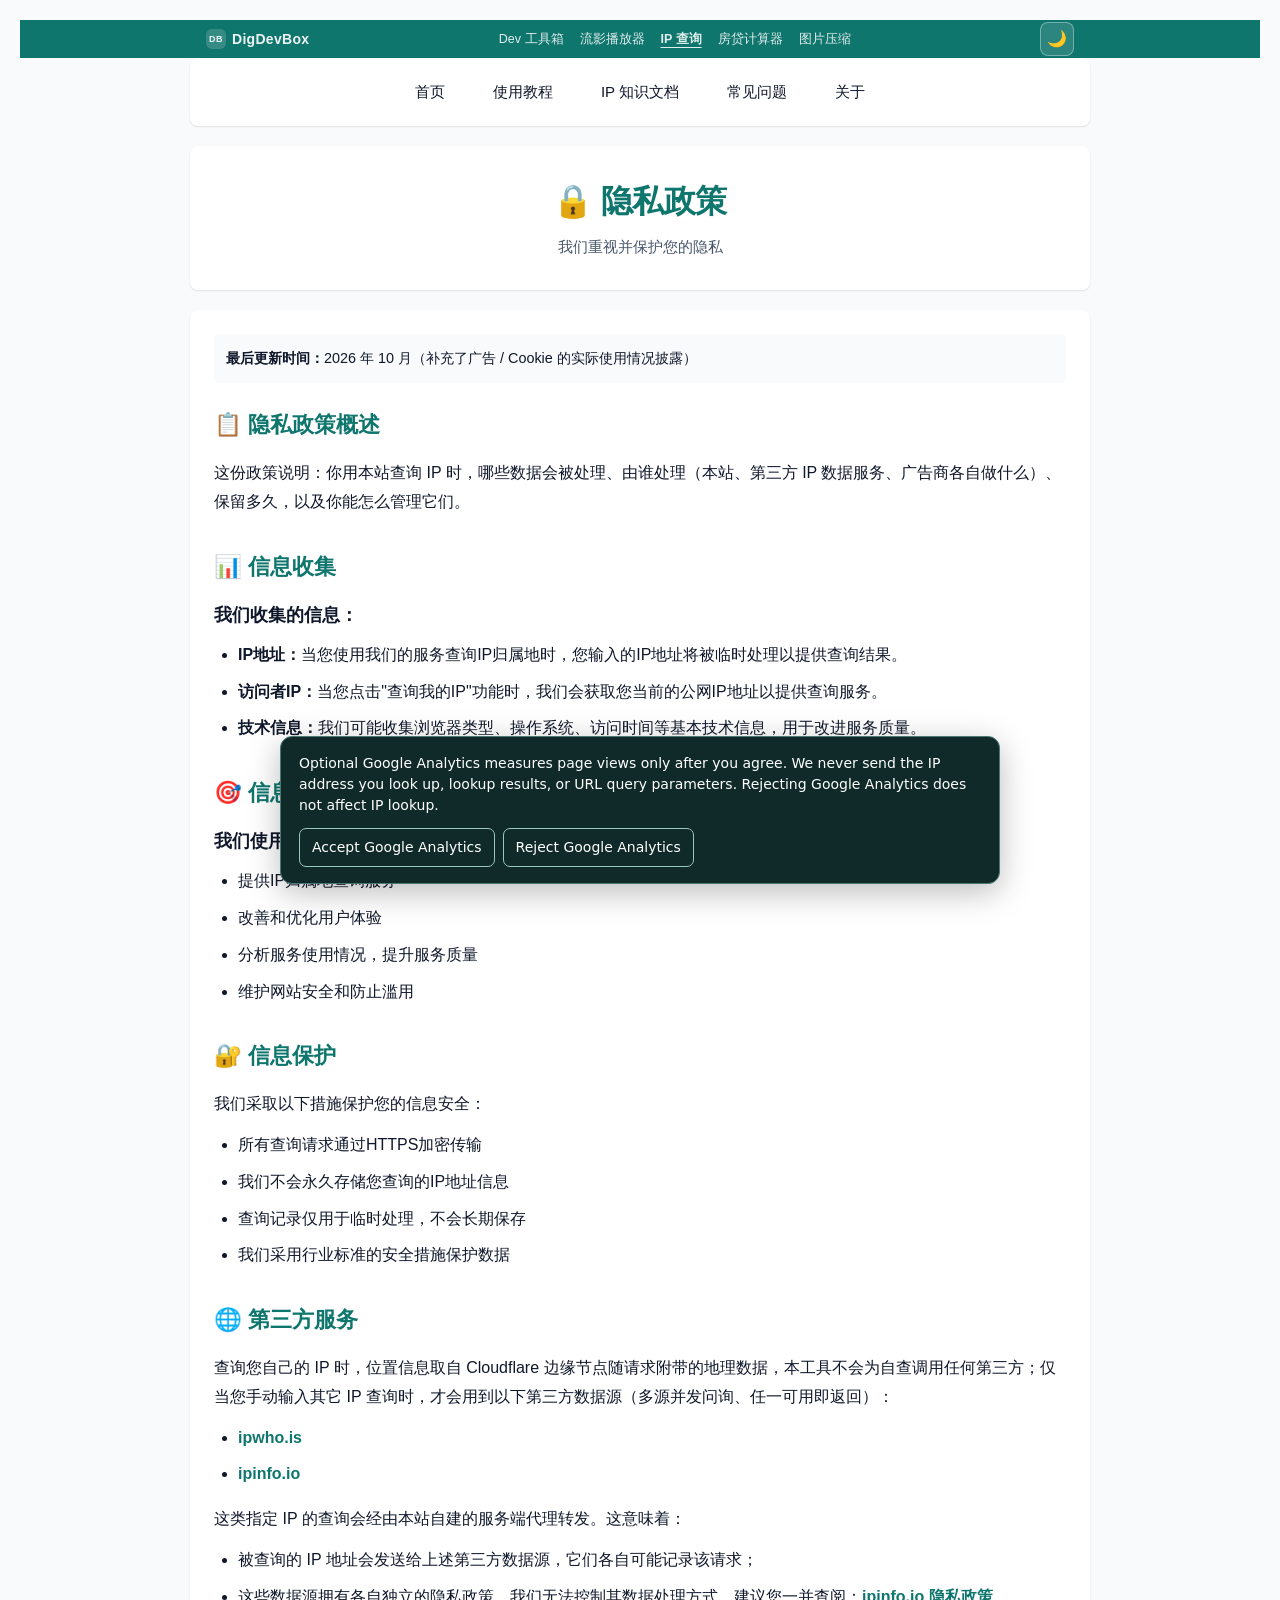
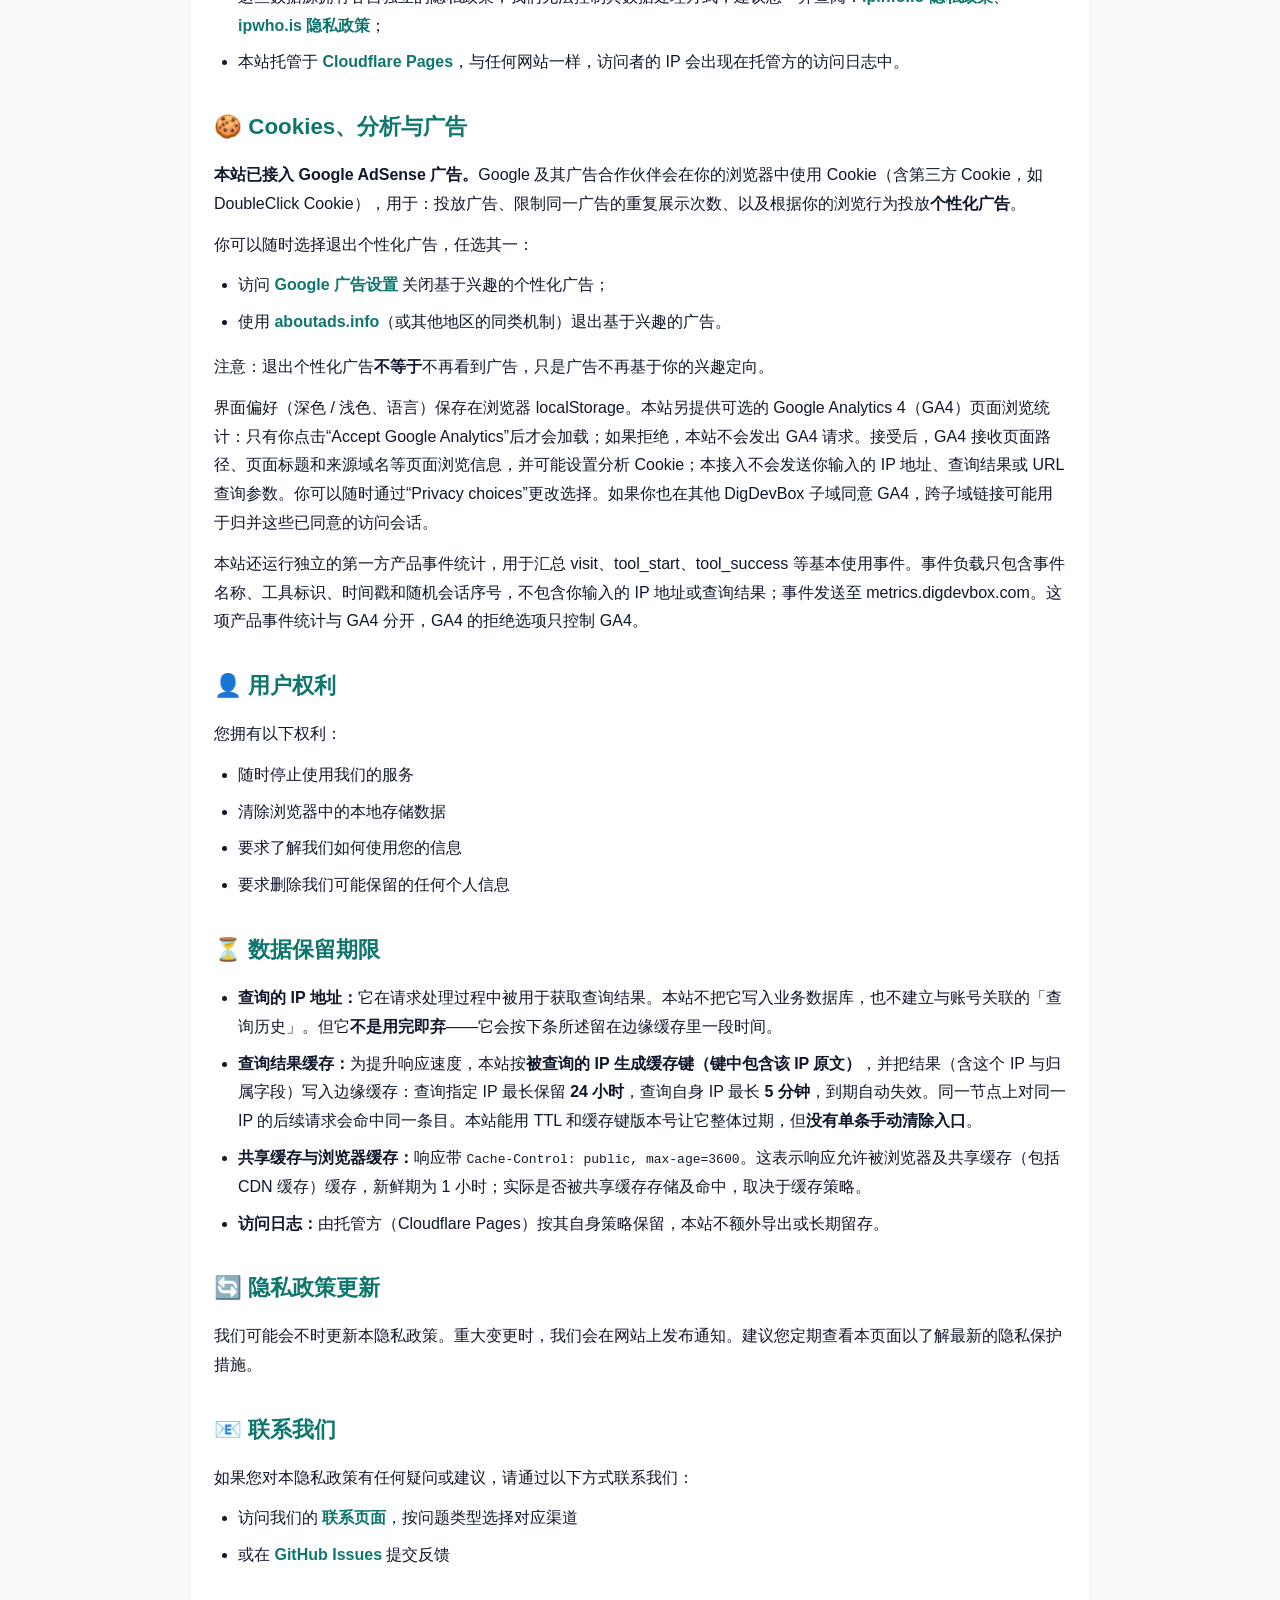
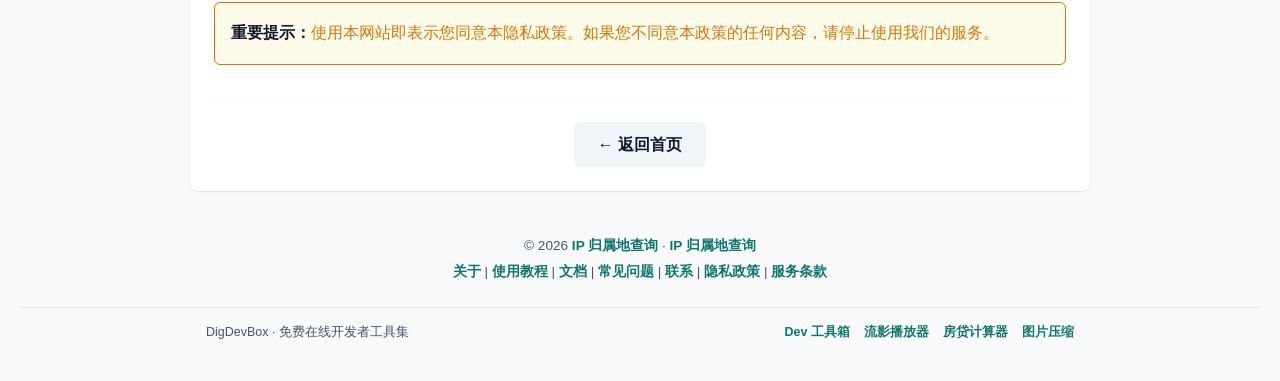
<file: privacy.html>
<!DOCTYPE html>
<html lang="zh-CN">
<head><script id="dd-theme-bootstrap">/* inject-dd-shell: 主题防闪烁 */
(function(){try{var t=localStorage.getItem('dd-theme');var h=document.documentElement;
if(t==='dark'){h.setAttribute('data-theme','dark');h.removeAttribute('data-dd-auto');}
else if(t==='light'){h.setAttribute('data-theme','light');h.removeAttribute('data-dd-auto');}
else{h.removeAttribute('data-theme');h.setAttribute('data-dd-auto','');}
}catch(e){}})();</script><style id="dd-theme-style">
.dd-theme-toggle{display:inline-flex;align-items:center;justify-content:center;width:34px;height:34px;
  margin-left:auto;border:1px solid rgba(255,255,255,.35);background:rgba(255,255,255,.12);
  color:var(--dd-on-primary);border-radius:8px;cursor:pointer;font-size:16px;line-height:1;
  transition:background .15s,border-color .15s,transform .1s;flex:none;padding:0}
.dd-theme-toggle:hover{background:rgba(255,255,255,.22);border-color:rgba(255,255,255,.6)}
.dd-theme-toggle:active{transform:scale(.94)}
.dd-theme-toggle:focus-visible{outline:2px solid rgba(255,255,255,.6);outline-offset:2px}
@media (max-width:640px){.dd-theme-toggle{width:30px;height:30px;font-size:14px}}
</style>

    <meta charset="UTF-8">
    <meta name="viewport" content="width=device-width, initial-scale=1.0">
    <title>隐私政策 · IP 归属地查询</title>
    <meta name="description" content="IP 归属地查询工具的隐私政策：查询数据如何经由第三方服务处理、广告（Google AdSense）与 Cookie 的使用、数据保留期限与你的权利。">
    <meta name="robots" content="noindex, follow">
    <link rel="canonical" href="https://ip.digdevbox.com/privacy">
    <meta property="og:type" content="article">
    <meta property="og:title" content="隐私政策 · IP 归属地查询">
    <meta property="og:description" content="查询数据如何经由第三方服务处理、广告与 Cookie 的使用、数据保留期限与你的权利。">
    <meta property="og:url" content="https://ip.digdevbox.com/privacy">
    <meta property="og:site_name" content="IP 归属地查询">
    <meta property="og:locale" content="zh_CN">
    <link rel="icon" href="images/favicon.ico" sizes="any">
    <link rel="icon" type="image/png" sizes="180x180" href="images/favicon.png">
    <link rel="apple-touch-icon" href="images/apple-touch-icon.png">
    <meta name="theme-color" content="#0f766e">
    <link rel="stylesheet" href="css/style.css">
    <link rel="stylesheet" href="css/dd-tokens.css">
    <link rel="stylesheet" href="css/dd-shell.css">
    <meta property="og:image" content="https://ip.digdevbox.com/images/og-image.jpg">
    <meta property="og:image:width" content="1200">
    <meta property="og:image:height" content="630">
    <meta property="og:image:alt" content="IP 归属地查询 - 免费在线 IP 查询工具">
    <meta name="twitter:card" content="summary_large_image">
    <meta name="twitter:image" content="https://ip.digdevbox.com/images/og-image.jpg">

<!-- adsense:start -->
  <meta name="google-adsense-account" content="ca-pub-7944759654100814" />
  <script async src="https://pagead2.googlesyndication.com/pagead/js/adsbygoogle.js?client=ca-pub-7944759654100814" crossorigin="anonymous"></script>
  <!-- adsense:end -->
  <script defer src="/analytics-consent.js"></script>
</head>
<body>
<div class="dd-brandbar slim">
    <div class="dd-shell-inner">
        <a class="dd-brand" href="https://digdevbox.com/"><span class="dd-brand-mark">DB</span>DigDevBox</a>
        <nav>
                <a href="https://digdevbox.com/" data-i18n="nav.devtools">Dev 工具箱</a>
                <a href="https://play.digdevbox.com/" data-i18n="nav.player">流影播放器</a>
                <a href="https://ip.digdevbox.com/" aria-current="page" data-i18n="nav.ip">IP 查询</a>
                <a href="https://fangdai.digdevbox.com/" data-i18n="nav.loan">房贷计算器</a>
                <a href="https://img.digdevbox.com/" data-i18n="nav.imgtools">图片压缩</a>
        </nav>

        <button id="dd-theme-toggle" class="dd-theme-toggle" type="button" aria-label="切换深色模式" title="切换深色模式" data-i18n-attr="aria-label:aria.themeToggle,title:aria.themeToggle">🌙</button>
    </div>
</div>
    <div class="container">
        <nav class="top-nav">
            <ul>
                <li><a href="/" data-i18n="topnav.home">首页</a></li>
                <li><a href="/guides" data-i18n="topnav.guides">使用教程</a></li>
                <li><a href="/docs" data-i18n="topnav.docs">IP 知识文档</a></li>
                <li><a href="/faq" data-i18n="topnav.faq">常见问题</a></li>
                <li><a href="/about" data-i18n="topnav.about">关于</a></li>
            </ul>
        </nav>

        <header>
            <h1>🔒 隐私政策</h1>
            <p class="subtitle">我们重视并保护您的隐私</p>
        </header>

        <div class="content-section">
            <p class="last-updated"><strong>最后更新时间：</strong>2026 年 10 月（补充了广告 / Cookie 的实际使用情况披露）</p>

            <div class="policy-section">
                <h2>📋 隐私政策概述</h2>
                <p>这份政策说明：你用本站查询 IP 时，哪些数据会被处理、由谁处理（本站、第三方 IP 数据服务、广告商各自做什么）、保留多久，以及你能怎么管理它们。</p>
            </div>

            <div class="policy-section">
                <h2>📊 信息收集</h2>
                <h3>我们收集的信息：</h3>
                <ul>
                    <li><strong>IP地址：</strong>当您使用我们的服务查询IP归属地时，您输入的IP地址将被临时处理以提供查询结果。</li>
                    <li><strong>访问者IP：</strong>当您点击"查询我的IP"功能时，我们会获取您当前的公网IP地址以提供查询服务。</li>
                    <li><strong>技术信息：</strong>我们可能收集浏览器类型、操作系统、访问时间等基本技术信息，用于改进服务质量。</li>
                </ul>
            </div>

            <div class="policy-section">
                <h2>🎯 信息使用</h2>
                <h3>我们使用收集的信息用于：</h3>
                <ul>
                    <li>提供IP归属地查询服务</li>
                    <li>改善和优化用户体验</li>
                    <li>分析服务使用情况，提升服务质量</li>
                    <li>维护网站安全和防止滥用</li>
                </ul>
            </div>

            <div class="policy-section">
                <h2>🔐 信息保护</h2>
                <p>我们采取以下措施保护您的信息安全：</p>
                <ul>
                    <li>所有查询请求通过HTTPS加密传输</li>
                    <li>我们不会永久存储您查询的IP地址信息</li>
                    <li>查询记录仅用于临时处理，不会长期保存</li>
                    <li>我们采用行业标准的安全措施保护数据</li>
                </ul>
            </div>

            <div class="policy-section">
                <h2>🌐 第三方服务</h2>
                <p>查询您自己的 IP 时，位置信息取自 Cloudflare 边缘节点随请求附带的地理数据，本工具不会为自查调用任何第三方；仅当您手动输入其它 IP 查询时，才会用到以下第三方数据源（多源并发问询、任一可用即返回）：</p>
                <ul>
                    <li><a href="https://ipwho.is" target="_blank" rel="noopener">ipwho.is</a></li>
                    <li><a href="https://ipinfo.io" target="_blank" rel="noopener">ipinfo.io</a></li>
                </ul>
                <p>这类指定 IP 的查询会经由本站自建的服务端代理转发。这意味着：</p>
                <ul>
                    <li>被查询的 IP 地址会发送给上述第三方数据源，它们各自可能记录该请求；</li>
                    <li>这些数据源拥有各自独立的隐私政策，我们无法控制其数据处理方式，建议您一并查阅：<a href="https://ipinfo.io/privacy-policy" target="_blank" rel="noopener">ipinfo.io 隐私政策</a>、<a href="https://ipwho.is/privacy-policy" target="_blank" rel="noopener">ipwho.is 隐私政策</a>；</li>
                    <li>本站托管于 <a href="https://www.cloudflare.com/privacypolicy/" target="_blank" rel="noopener">Cloudflare Pages</a>，与任何网站一样，访问者的 IP 会出现在托管方的访问日志中。</li>
                </ul>
            </div>

            <div class="policy-section">
                <h2>🍪 Cookies、分析与广告</h2>
                <p><strong>本站已接入 Google AdSense 广告。</strong>Google 及其广告合作伙伴会在你的浏览器中使用 Cookie（含第三方 Cookie，如 DoubleClick Cookie），用于：投放广告、限制同一广告的重复展示次数、以及根据你的浏览行为投放<strong>个性化广告</strong>。</p>
                <p>你可以随时选择退出个性化广告，任选其一：</p>
                <ul>
                    <li>访问 <a href="https://adssettings.google.com/" target="_blank" rel="noopener">Google 广告设置</a> 关闭基于兴趣的个性化广告；</li>
                    <li>使用 <a href="https://www.aboutads.info/choices/" target="_blank" rel="noopener">aboutads.info</a>（或其他地区的同类机制）退出基于兴趣的广告。</li>
                </ul>
                <p>注意：退出个性化广告<strong>不等于</strong>不再看到广告，只是广告不再基于你的兴趣定向。</p>
                <p>界面偏好（深色 / 浅色、语言）保存在浏览器 localStorage。本站另提供可选的 Google Analytics 4（GA4）页面浏览统计：只有你点击“Accept Google Analytics”后才会加载；如果拒绝，本站不会发出 GA4 请求。接受后，GA4 接收页面路径、页面标题和来源域名等页面浏览信息，并可能设置分析 Cookie；本接入不会发送你输入的 IP 地址、查询结果或 URL 查询参数。你可以随时通过“Privacy choices”更改选择。如果你也在其他 DigDevBox 子域同意 GA4，跨子域链接可能用于归并这些已同意的访问会话。</p>
                <p>本站还运行独立的第一方产品事件统计，用于汇总 visit、tool_start、tool_success 等基本使用事件。事件负载只包含事件名称、工具标识、时间戳和随机会话序号，不包含你输入的 IP 地址或查询结果；事件发送至 metrics.digdevbox.com。这项产品事件统计与 GA4 分开，GA4 的拒绝选项只控制 GA4。</p>
            </div>

            <div class="policy-section">
                <h2>👤 用户权利</h2>
                <p>您拥有以下权利：</p>
                <ul>
                    <li>随时停止使用我们的服务</li>
                    <li>清除浏览器中的本地存储数据</li>
                    <li>要求了解我们如何使用您的信息</li>
                    <li>要求删除我们可能保留的任何个人信息</li>
                </ul>
            </div>

            <div class="policy-section">
                <h2>⏳ 数据保留期限</h2>
                <ul>
                    <li><strong>查询的 IP 地址：</strong>它在请求处理过程中被用于获取查询结果。本站不把它写入业务数据库，也不建立与账号关联的「查询历史」。但它<strong>不是用完即弃</strong>——它会按下条所述留在边缘缓存里一段时间。</li>
                    <li><strong>查询结果缓存：</strong>为提升响应速度，本站按<strong>被查询的 IP 生成缓存键（键中包含该 IP 原文）</strong>，并把结果（含这个 IP 与归属字段）写入边缘缓存：查询指定 IP 最长保留 <strong>24 小时</strong>，查询自身 IP 最长 <strong>5 分钟</strong>，到期自动失效。同一节点上对同一 IP 的后续请求会命中同一条目。本站能用 TTL 和缓存键版本号让它整体过期，但<strong>没有单条手动清除入口</strong>。</li>
                    <li><strong>共享缓存与浏览器缓存：</strong>响应带 <code>Cache-Control: public, max-age=3600</code>。这表示响应允许被浏览器及共享缓存（包括 CDN 缓存）缓存，新鲜期为 1 小时；实际是否被共享缓存存储及命中，取决于缓存策略。</li>
                    <li><strong>访问日志：</strong>由托管方（Cloudflare Pages）按其自身策略保留，本站不额外导出或长期留存。</li>
                </ul>
            </div>

            <div class="policy-section">
                <h2>🔄 隐私政策更新</h2>
                <p>我们可能会不时更新本隐私政策。重大变更时，我们会在网站上发布通知。建议您定期查看本页面以了解最新的隐私保护措施。</p>
            </div>

            <div class="policy-section">
                <h2>📧 联系我们</h2>
                <p>如果您对本隐私政策有任何疑问或建议，请通过以下方式联系我们：</p>
                <ul>
                    <li>访问我们的 <a href="/contact">联系页面</a>，按问题类型选择对应渠道</li>
                    <li>或在 <a href="https://github.com/yqh-core/ip-locator/issues" target="_blank" rel="noopener">GitHub Issues</a> 提交反馈</li>
                </ul>
            </div>

            <div class="policy-notice">
                <p><strong>重要提示：</strong>使用本网站即表示您同意本隐私政策。如果您不同意本政策的任何内容，请停止使用我们的服务。</p>
            </div>

            <div class="back-link">
                <a href="/">← 返回首页</a>
            </div>
        </div>

        <footer>
            <p>© 2026 <a href="/">IP 归属地查询</a> · <a href="https://github.com/yqh-core/ip-locator" target="_blank" rel="noopener">IP 归属地查询</a></p>
            <p><a href="/about">关于</a> | <a href="/guides">使用教程</a> | <a href="/docs" data-i18n="topnav.docs">文档</a> | <a href="/faq">常见问题</a> | <a href="/contact">联系</a> | <a href="/privacy">隐私政策</a> | <a href="/terms">服务条款</a></p>
        </footer>
    </div>


<footer class="dd-brandfoot compact">
    <div class="dd-shell-inner">
        <p class="dd-brandfoot-title">DigDevBox · 免费在线开发者工具集</p>
        <nav class="dd-brandfoot-nav">
                <a href="https://digdevbox.com/">Dev 工具箱</a>
                <a href="https://play.digdevbox.com/">流影播放器</a>
                <a href="https://fangdai.digdevbox.com/">房贷计算器</a>
                <a href="https://img.digdevbox.com/">图片压缩</a>
        </nav>
    </div>
</footer>
<script id="dd-theme-toggle-script">
(function(){
  var KEY='dd-theme';
  function sysDark(){return window.matchMedia && matchMedia('(prefers-color-scheme: dark)').matches;}
  function apply(t){var h=document.documentElement;
    if(t==='dark'){h.setAttribute('data-theme','dark');h.removeAttribute('data-dd-auto');}
    else if(t==='light'){h.setAttribute('data-theme','light');h.removeAttribute('data-dd-auto');}
    else{h.removeAttribute('data-theme');h.setAttribute('data-dd-auto','');}
    try{localStorage.setItem(KEY,t);}catch(e){}
    sync();}
  function effective(){var h=document.documentElement;
    if(h.getAttribute('data-theme')==='dark')return 'dark';
    if(h.getAttribute('data-theme')==='light')return 'light';
    return sysDark()?'dark':'light';}
  // aria/title 交给 i18n 内核统一管理（按钮已带 data-i18n-attr="aria-label:aria.themeToggle"）。
  // 原因：本脚本的 init 挂在 DOMContentLoaded 上，执行晚于 defer 的 dd-i18n.js，
  // 若在这里硬编码中文 aria，会把内核刚写好的英文 aria 覆盖回中文（实测到的假通过点）。
  // 未启用 i18n 的站点（无 window.DD_I18N）仍走原中文动态文案。
  function sync(){var b=document.getElementById('dd-theme-toggle');if(!b)return;
    var d=effective()==='dark';
    b.textContent=d?'☀️':'🌙';
    if(window.DD_I18N&&window.DD_I18N.t)return;
    b.setAttribute('aria-label', d?'切换到浅色模式':'切换到深色模式');
    b.setAttribute('title', d?'切换到浅色模式':'切换到深色模式');}
  function toggle(){var c=effective();apply(c==='dark'?'light':'dark');}
  function init(){var b=document.getElementById('dd-theme-toggle');if(b)b.addEventListener('click',toggle);sync();}
  if(document.readyState!=='loading')init();else document.addEventListener('DOMContentLoaded',init);
  if(window.matchMedia){matchMedia('(prefers-color-scheme: dark)').addEventListener('change',function(){
    try{if(localStorage.getItem(KEY))return;}catch(e){} sync();});}
})();
</script>
</body>
</html>
</file>
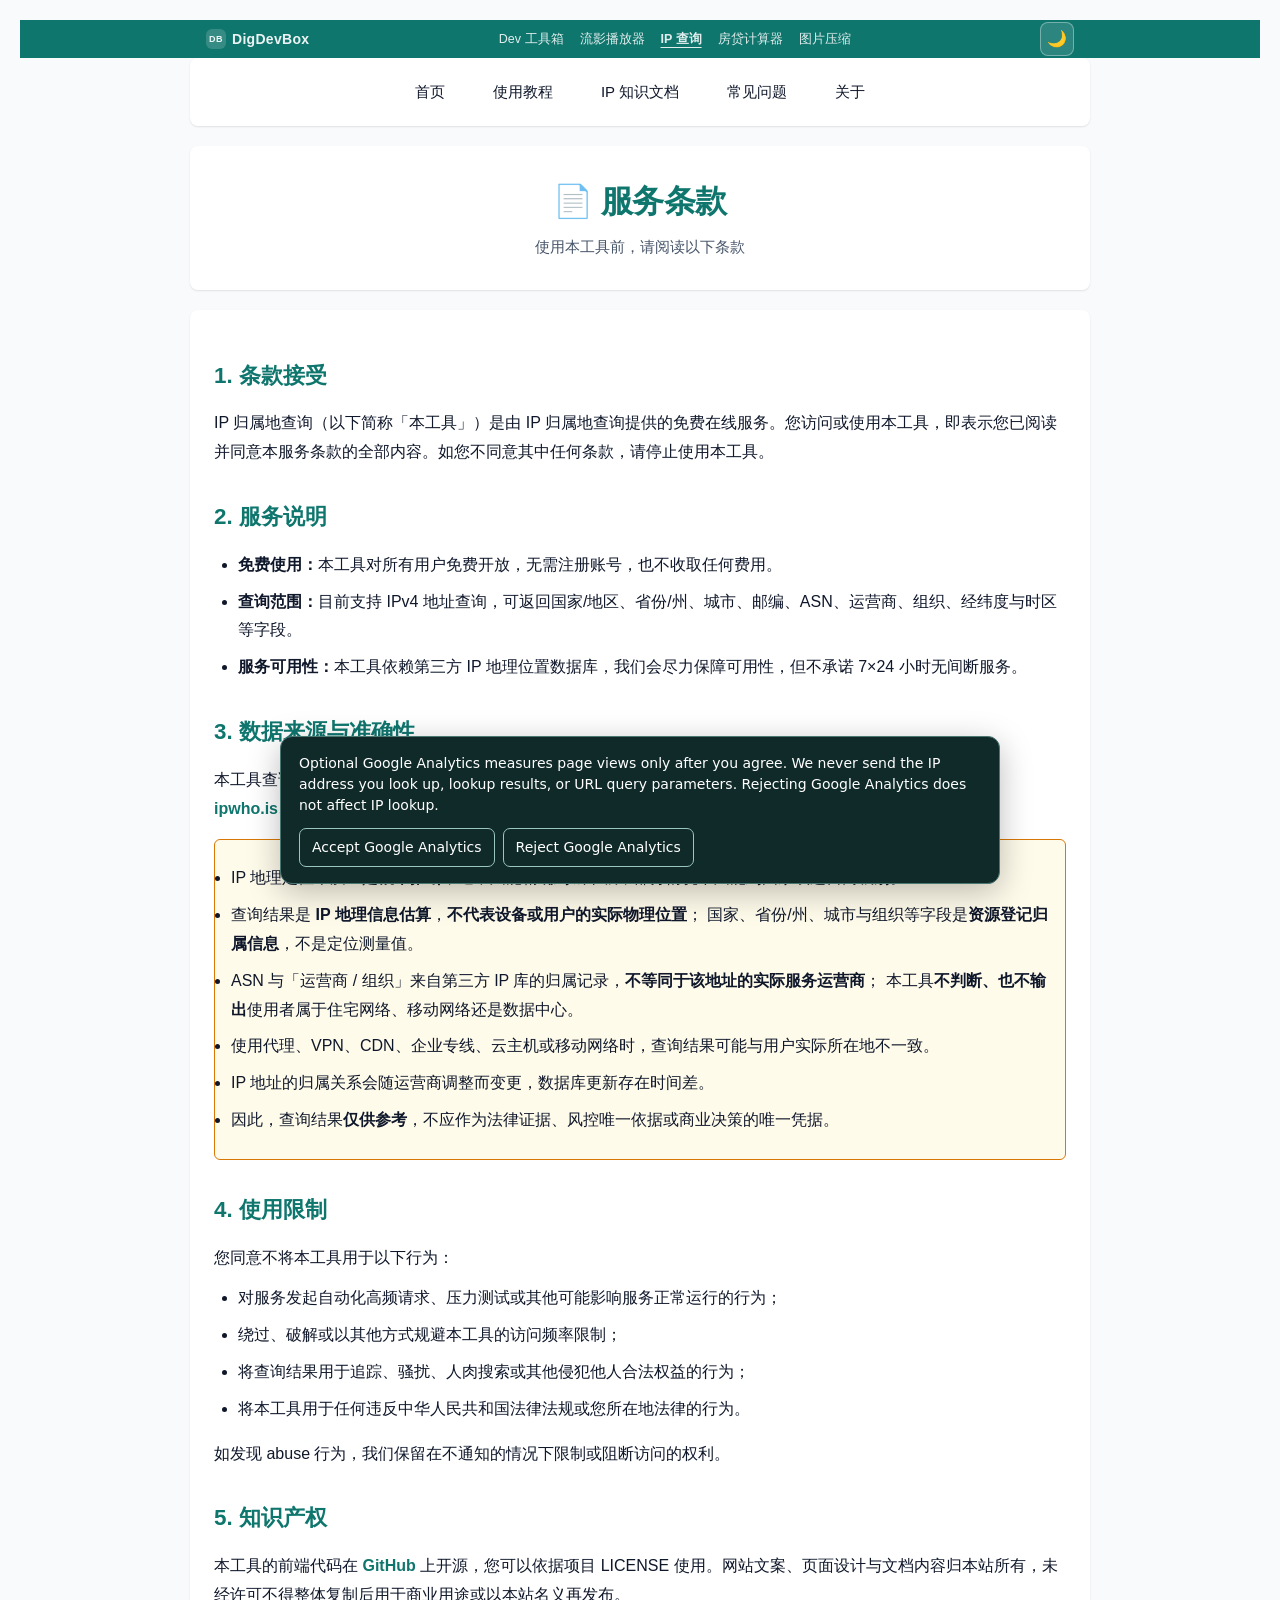
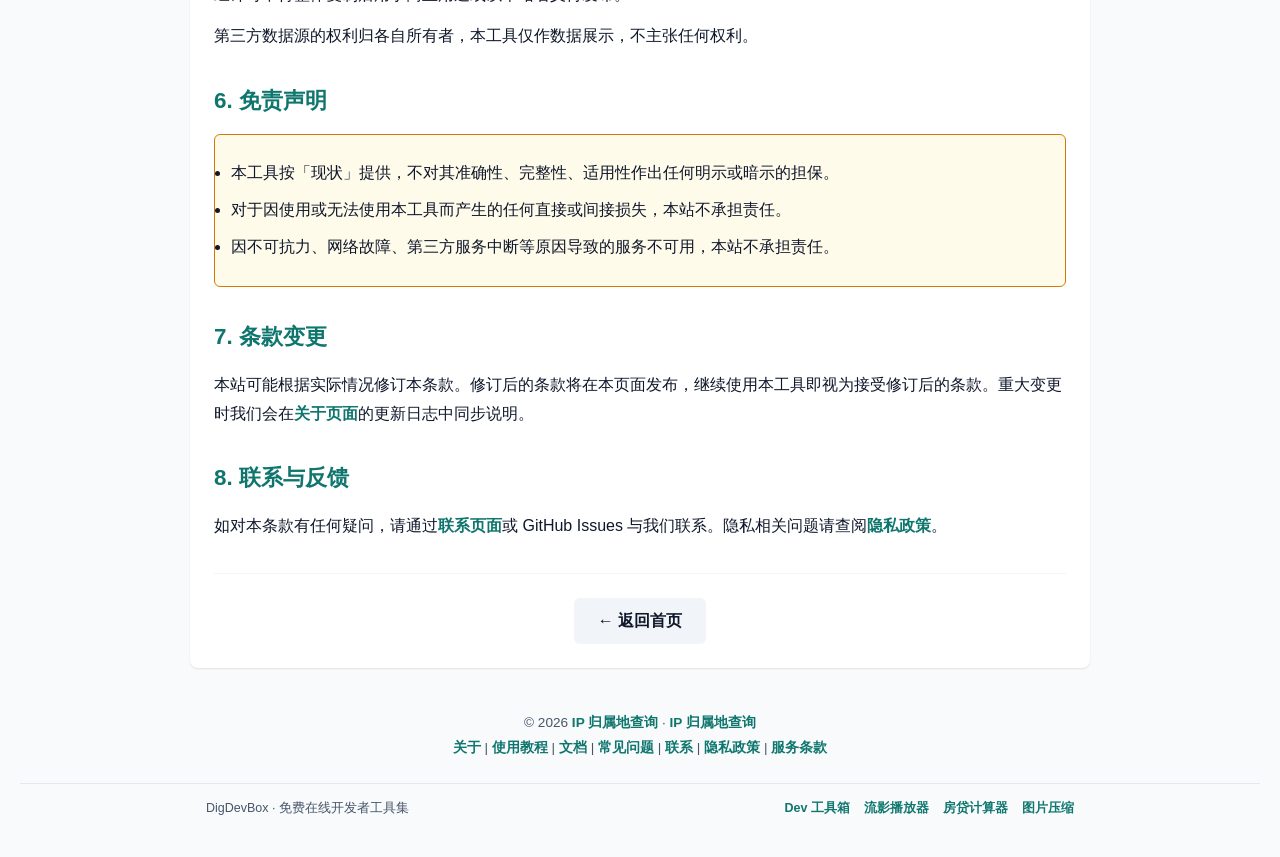
<file: terms.html>
<!DOCTYPE html>
<html lang="zh-CN">
<head><script id="dd-theme-bootstrap">/* inject-dd-shell: 主题防闪烁 */
(function(){try{var t=localStorage.getItem('dd-theme');var h=document.documentElement;
if(t==='dark'){h.setAttribute('data-theme','dark');h.removeAttribute('data-dd-auto');}
else if(t==='light'){h.setAttribute('data-theme','light');h.removeAttribute('data-dd-auto');}
else{h.removeAttribute('data-theme');h.setAttribute('data-dd-auto','');}
}catch(e){}})();</script><style id="dd-theme-style">
.dd-theme-toggle{display:inline-flex;align-items:center;justify-content:center;width:34px;height:34px;
  margin-left:auto;border:1px solid rgba(255,255,255,.35);background:rgba(255,255,255,.12);
  color:var(--dd-on-primary);border-radius:8px;cursor:pointer;font-size:16px;line-height:1;
  transition:background .15s,border-color .15s,transform .1s;flex:none;padding:0}
.dd-theme-toggle:hover{background:rgba(255,255,255,.22);border-color:rgba(255,255,255,.6)}
.dd-theme-toggle:active{transform:scale(.94)}
.dd-theme-toggle:focus-visible{outline:2px solid rgba(255,255,255,.6);outline-offset:2px}
@media (max-width:640px){.dd-theme-toggle{width:30px;height:30px;font-size:14px}}
</style>

    <meta charset="UTF-8">
    <meta name="viewport" content="width=device-width, initial-scale=1.0">
    <title>服务条款 - IP 归属地查询</title>
    <meta name="description" content="IP 归属地查询工具的服务条款。说明本工具的免费性质、数据来源、使用限制与免责范围。">
    <meta name="robots" content="noindex, follow">
    <link rel="canonical" href="https://ip.digdevbox.com/terms">
    <meta property="og:type" content="article">
    <meta property="og:title" content="服务条款 - IP 归属地查询">
    <meta property="og:description" content="IP 归属地查询工具的服务条款：免费性质、数据来源、使用限制与免责范围。">
    <meta property="og:url" content="https://ip.digdevbox.com/terms">
    <meta property="og:site_name" content="IP 归属地查询">
    <meta property="og:locale" content="zh_CN">
    <link rel="icon" href="images/favicon.ico" sizes="any">
    <link rel="icon" type="image/png" sizes="180x180" href="images/favicon.png">
    <link rel="apple-touch-icon" href="images/apple-touch-icon.png">
    <meta name="theme-color" content="#0f766e">
    <link rel="stylesheet" href="css/style.css">
    <link rel="stylesheet" href="css/dd-tokens.css">
    <link rel="stylesheet" href="css/dd-shell.css">
    <meta property="og:image" content="https://ip.digdevbox.com/images/og-image.jpg">
    <meta property="og:image:width" content="1200">
    <meta property="og:image:height" content="630">
    <meta property="og:image:alt" content="IP 归属地查询 - 免费在线 IP 查询工具">
    <meta name="twitter:card" content="summary_large_image">
    <meta name="twitter:image" content="https://ip.digdevbox.com/images/og-image.jpg">

<!-- adsense:start -->
  <meta name="google-adsense-account" content="ca-pub-7944759654100814" />
  <script async src="https://pagead2.googlesyndication.com/pagead/js/adsbygoogle.js?client=ca-pub-7944759654100814" crossorigin="anonymous"></script>
  <!-- adsense:end -->
  <script defer src="/analytics-consent.js"></script>
</head>
<body>
<div class="dd-brandbar slim">
    <div class="dd-shell-inner">
        <a class="dd-brand" href="https://digdevbox.com/"><span class="dd-brand-mark">DB</span>DigDevBox</a>
        <nav>
                <a href="https://digdevbox.com/" data-i18n="nav.devtools">Dev 工具箱</a>
                <a href="https://play.digdevbox.com/" data-i18n="nav.player">流影播放器</a>
                <a href="https://ip.digdevbox.com/" aria-current="page" data-i18n="nav.ip">IP 查询</a>
                <a href="https://fangdai.digdevbox.com/" data-i18n="nav.loan">房贷计算器</a>
                <a href="https://img.digdevbox.com/" data-i18n="nav.imgtools">图片压缩</a>
        </nav>

        <button id="dd-theme-toggle" class="dd-theme-toggle" type="button" aria-label="切换深色模式" title="切换深色模式" data-i18n-attr="aria-label:aria.themeToggle,title:aria.themeToggle">🌙</button>
    </div>
</div>
    <div class="container">
        <nav class="top-nav">
            <ul>
                <li><a href="/" data-i18n="topnav.home">首页</a></li>
                <li><a href="/guides" data-i18n="topnav.guides">使用教程</a></li>
                <li><a href="/docs" data-i18n="topnav.docs">IP 知识文档</a></li>
                <li><a href="/faq" data-i18n="topnav.faq">常见问题</a></li>
                <li><a href="/about" data-i18n="topnav.about">关于</a></li>
            </ul>
        </nav>

        <header>
            <h1>📄 服务条款</h1>
            <p class="subtitle">使用本工具前，请阅读以下条款</p>
        </header>

        <div class="content-section">
            <div class="about-section">
                <h2>1. 条款接受</h2>
                <p>IP 归属地查询（以下简称「本工具」）是由 IP 归属地查询提供的免费在线服务。您访问或使用本工具，即表示您已阅读并同意本服务条款的全部内容。如您不同意其中任何条款，请停止使用本工具。</p>
            </div>

            <div class="about-section">
                <h2>2. 服务说明</h2>
                <ul>
                    <li><strong>免费使用：</strong>本工具对所有用户免费开放，无需注册账号，也不收取任何费用。</li>
                    <li><strong>查询范围：</strong>目前支持 IPv4 地址查询，可返回国家/地区、省份/州、城市、邮编、ASN、运营商、组织、经纬度与时区等字段。</li>
                    <li><strong>服务可用性：</strong>本工具依赖第三方 IP 地理位置数据库，我们会尽力保障可用性，但不承诺 7×24 小时无间断服务。</li>
                </ul>
            </div>

            <div class="about-section">
                <h2>3. 数据来源与准确性</h2>
                <p>本工具查询您自己 IP 的数据由 Cloudflare 边缘节点随请求提供；查询您手动输入的其它 IP 时，数据并发取自 <a href="https://ipwho.is" target="_blank" rel="noopener">ipwho.is</a>、<a href="https://ipinfo.io" target="_blank" rel="noopener">ipinfo.io</a> 等公开 IP 库，任一数据源可用即返回结果。</p>
                <div class="disclaimer">
                    <ul>
                        <li>IP 地理定位本质上是<strong>概率推断</strong>，通常只能精确到城市级，部分情况下只能到国家或运营商级别。</li>
                        <li>查询结果是 <strong>IP 地理信息估算</strong>，<strong>不代表设备或用户的实际物理位置</strong>；
                            国家、省份/州、城市与组织等字段是<strong>资源登记归属信息</strong>，不是定位测量值。</li>
                        <li>ASN 与「运营商 / 组织」来自第三方 IP 库的归属记录，<strong>不等同于该地址的实际服务运营商</strong>；
                            本工具<strong>不判断、也不输出</strong>使用者属于住宅网络、移动网络还是数据中心。</li>
                        <li>使用代理、VPN、CDN、企业专线、云主机或移动网络时，查询结果可能与用户实际所在地不一致。</li>
                        <li>IP 地址的归属关系会随运营商调整而变更，数据库更新存在时间差。</li>
                        <li>因此，查询结果<strong>仅供参考</strong>，不应作为法律证据、风控唯一依据或商业决策的唯一凭据。</li>
                    </ul>
                </div>
            </div>

            <div class="about-section">
                <h2>4. 使用限制</h2>
                <p>您同意不将本工具用于以下行为：</p>
                <ul>
                    <li>对服务发起自动化高频请求、压力测试或其他可能影响服务正常运行的行为；</li>
                    <li>绕过、破解或以其他方式规避本工具的访问频率限制；</li>
                    <li>将查询结果用于追踪、骚扰、人肉搜索或其他侵犯他人合法权益的行为；</li>
                    <li>将本工具用于任何违反中华人民共和国法律法规或您所在地法律的行为。</li>
                </ul>
                <p>如发现 abuse 行为，我们保留在不通知的情况下限制或阻断访问的权利。</p>
            </div>

            <div class="about-section">
                <h2>5. 知识产权</h2>
                <p>本工具的前端代码在 <a href="https://github.com/yqh-core/ip-locator" target="_blank" rel="noopener">GitHub</a> 上开源，您可以依据项目 LICENSE 使用。网站文案、页面设计与文档内容归本站所有，未经许可不得整体复制后用于商业用途或以本站名义再发布。</p>
                <p>第三方数据源的权利归各自所有者，本工具仅作数据展示，不主张任何权利。</p>
            </div>

            <div class="about-section">
                <h2>6. 免责声明</h2>
                <div class="disclaimer">
                    <ul>
                        <li>本工具按「现状」提供，不对其准确性、完整性、适用性作出任何明示或暗示的担保。</li>
                        <li>对于因使用或无法使用本工具而产生的任何直接或间接损失，本站不承担责任。</li>
                        <li>因不可抗力、网络故障、第三方服务中断等原因导致的服务不可用，本站不承担责任。</li>
                    </ul>
                </div>
            </div>

            <div class="about-section">
                <h2>7. 条款变更</h2>
                <p>本站可能根据实际情况修订本条款。修订后的条款将在本页面发布，继续使用本工具即视为接受修订后的条款。重大变更时我们会在<a href="/about">关于页面</a>的更新日志中同步说明。</p>
            </div>

            <div class="about-section">
                <h2>8. 联系与反馈</h2>
                <p>如对本条款有任何疑问，请通过<a href="/contact">联系页面</a>或 GitHub Issues 与我们联系。隐私相关问题请查阅<a href="/privacy">隐私政策</a>。</p>
            </div>

            <div class="back-link">
                <a href="/">← 返回首页</a>
            </div>
        </div>

        <footer>
            <p>© 2026 <a href="/">IP 归属地查询</a> · <a href="https://github.com/yqh-core/ip-locator" target="_blank" rel="noopener">IP 归属地查询</a></p>
            <p><a href="/about">关于</a> | <a href="/guides">使用教程</a> | <a href="/docs" data-i18n="topnav.docs">文档</a> | <a href="/faq">常见问题</a> | <a href="/contact">联系</a> | <a href="/privacy">隐私政策</a> | <a href="/terms">服务条款</a></p>
        </footer>
    </div>


<footer class="dd-brandfoot compact">
    <div class="dd-shell-inner">
        <p class="dd-brandfoot-title">DigDevBox · 免费在线开发者工具集</p>
        <nav class="dd-brandfoot-nav">
                <a href="https://digdevbox.com/">Dev 工具箱</a>
                <a href="https://play.digdevbox.com/">流影播放器</a>
                <a href="https://fangdai.digdevbox.com/">房贷计算器</a>
                <a href="https://img.digdevbox.com/">图片压缩</a>
        </nav>
    </div>
</footer>
<script id="dd-theme-toggle-script">
(function(){
  var KEY='dd-theme';
  function sysDark(){return window.matchMedia && matchMedia('(prefers-color-scheme: dark)').matches;}
  function apply(t){var h=document.documentElement;
    if(t==='dark'){h.setAttribute('data-theme','dark');h.removeAttribute('data-dd-auto');}
    else if(t==='light'){h.setAttribute('data-theme','light');h.removeAttribute('data-dd-auto');}
    else{h.removeAttribute('data-theme');h.setAttribute('data-dd-auto','');}
    try{localStorage.setItem(KEY,t);}catch(e){}
    sync();}
  function effective(){var h=document.documentElement;
    if(h.getAttribute('data-theme')==='dark')return 'dark';
    if(h.getAttribute('data-theme')==='light')return 'light';
    return sysDark()?'dark':'light';}
  // aria/title 交给 i18n 内核统一管理（按钮已带 data-i18n-attr="aria-label:aria.themeToggle"）。
  // 原因：本脚本的 init 挂在 DOMContentLoaded 上，执行晚于 defer 的 dd-i18n.js，
  // 若在这里硬编码中文 aria，会把内核刚写好的英文 aria 覆盖回中文（实测到的假通过点）。
  // 未启用 i18n 的站点（无 window.DD_I18N）仍走原中文动态文案。
  function sync(){var b=document.getElementById('dd-theme-toggle');if(!b)return;
    var d=effective()==='dark';
    b.textContent=d?'☀️':'🌙';
    if(window.DD_I18N&&window.DD_I18N.t)return;
    b.setAttribute('aria-label', d?'切换到浅色模式':'切换到深色模式');
    b.setAttribute('title', d?'切换到浅色模式':'切换到深色模式');}
  function toggle(){var c=effective();apply(c==='dark'?'light':'dark');}
  function init(){var b=document.getElementById('dd-theme-toggle');if(b)b.addEventListener('click',toggle);sync();}
  if(document.readyState!=='loading')init();else document.addEventListener('DOMContentLoaded',init);
  if(window.matchMedia){matchMedia('(prefers-color-scheme: dark)').addEventListener('change',function(){
    try{if(localStorage.getItem(KEY))return;}catch(e){} sync();});}
})();
</script>
</body>
</html>
</file>
<file: css/style.css>
* {
    margin: 0;
    padding: 0;
    box-sizing: border-box;
}

body {
    font-family: -apple-system, BlinkMacSystemFont, 'Segoe UI', Helvetica, Arial, sans-serif;
    background: var(--dd-bg);
    min-height: 100vh;
    padding: 20px;
    line-height: 1.6;
}

.container {
    max-width: 900px;
    margin: 0 auto;
}

/* 顶部导航样式 */
.top-nav {
    background: white;
    border-radius: 8px;
    box-shadow: 0 1px 2px rgba(0, 0, 0, 0.1);
    margin-bottom: 20px;
    padding: 12px 24px;
}

.top-nav ul {
    list-style: none;
    display: flex;
    gap: 8px;
    justify-content: center;
    align-items: center;
}

.top-nav li {
    margin: 0;
}

.top-nav a {
    display: block;
    padding: 10px 20px;
    color: var(--dd-text);
    text-decoration: none;
    font-size: 15px;
    font-weight: 500;
    border-radius: 6px;
    transition: all 0.2s;
    position: relative;
}

.top-nav a:hover {
    background: var(--dd-bg);
    color: var(--dd-primary);
}

.top-nav a.active {
    background: var(--dd-primary-soft);
    color: var(--dd-primary);
    font-weight: 600;
}

.top-nav a.active::after {
    content: '';
    position: absolute;
    bottom: -12px;
    left: 50%;
    transform: translateX(-50%);
    width: 40%;
    height: 3px;
    background: var(--dd-primary);
    border-radius: 2px 2px 0 0;
}

/* 头部样式 */
header {
    text-align: center;
    background: white;
    padding: 30px 20px;
    margin-bottom: 20px;
    border-radius: 8px;
    box-shadow: 0 1px 2px rgba(0, 0, 0, 0.1);
}

header h1 {
    font-size: 2em;
    color: var(--dd-primary);
    margin-bottom: 8px;
    font-weight: 600;
    letter-spacing: -0.5px;
}

.subtitle {
    font-size: 0.95em;
    color: var(--dd-text-soft);
    font-weight: 400;
}

/* 搜索区域 */
.search-section {
    background: white;
    border-radius: 8px;
    padding: 24px;
    box-shadow: 0 1px 2px rgba(0, 0, 0, 0.1);
    margin-bottom: 20px;
}

.search-box {
    display: flex;
    gap: 10px;
    margin-bottom: 16px;
}

#ipInput {
    flex: 1;
    padding: 10px 12px;
    font-size: 15px;
    border: 1px solid var(--dd-border);
    border-radius: 6px;
    outline: none;
    transition: all 0.2s;
    background: var(--dd-bg);
    color: var(--dd-text);
}

#ipInput:focus {
    background: white;
    border-color: var(--dd-primary);
    box-shadow: 0 0 0 2px rgba(15, 118, 110, 0.1);
}

#ipInput::placeholder {
    color: var(--dd-text-muted);
}

button {
    padding: 8px 16px;
    font-size: 14px;
    font-weight: 600;
    background: var(--dd-primary);
    color: white;
    border: none;
    border-radius: 6px;
    cursor: pointer;
    transition: all 0.2s;
    display: flex;
    align-items: center;
    gap: 6px;
    white-space: nowrap;
}

button:hover {
    background: var(--dd-primary-hover);
}

button:active {
    background: var(--dd-primary-active);
    transform: scale(0.98);
}

.btn-icon {
    font-size: 1em;
}

.quick-actions {
    display: flex;
    justify-content: center;
}

.btn-secondary {
    background: var(--dd-surface-2);
    color: var(--dd-text);
}

.btn-secondary:hover {
    background: var(--dd-surface-2);
}

.btn-secondary:active {
    background: var(--dd-surface-2);
}

/* 加载动画 */
.loading {
    background: white;
    border-radius: 8px;
    padding: 32px;
    text-align: center;
    box-shadow: 0 1px 2px rgba(0, 0, 0, 0.1);
    margin-bottom: 20px;
}

.loading p {
    color: var(--dd-primary);
}

.spinner {
    width: 40px;
    height: 40px;
    margin: 0 auto 16px;
    border: 3px solid var(--dd-surface-2);
    border-top: 3px solid var(--dd-primary);
    border-radius: 50%;
    animation: spin 0.8s linear infinite;
}

@keyframes spin {
    0% { transform: rotate(0deg); }
    100% { transform: rotate(360deg); }
}

/* 错误提示 */
.error {
    background: var(--dd-danger-bg);
    border: 1px solid var(--dd-danger);
    color: var(--dd-danger);
    padding: 12px 16px;
    border-radius: 6px;
    margin-bottom: 20px;
    text-align: center;
    font-size: 0.9em;
}

/* IP信息显示 */
.ip-info {
    background: white;
    border-radius: 8px;
    padding: 24px;
    box-shadow: 0 1px 2px rgba(0, 0, 0, 0.1);
    margin-bottom: 20px;
    animation: fadeIn 0.3s;
}

@keyframes fadeIn {
    from {
        opacity: 0;
        transform: translateY(10px);
    }
    to {
        opacity: 1;
        transform: translateY(0);
    }
}

.info-header {
    display: flex;
    align-items: center;
    justify-content: space-between;
    margin-bottom: 24px;
    padding-bottom: 16px;
    border-bottom: 1px solid var(--dd-surface-2);
}

.info-header h2 {
    color: var(--dd-text);
    font-size: 1.6em;
    font-weight: 600;
}

.ip-head-left {
    display: flex;
    align-items: center;
    gap: 12px;
    flex-wrap: wrap;
    min-width: 0;
}

/* 复制按钮（对标 ipinfo/whatismyip 的一键复制便利） */
.copy-btn {
    display: inline-flex;
    align-items: center;
    gap: 6px;
    padding: 6px 12px;
    border: 1px solid var(--dd-border);
    border-radius: 6px;
    background: var(--dd-surface);
    color: var(--dd-text-soft);
    font-size: 0.85em;
    font-weight: 600;
    cursor: pointer;
    transition: all 0.15s;
}

.copy-btn:hover {
    border-color: var(--dd-primary);
    color: var(--dd-primary);
    background: var(--dd-primary-soft);
}

.copy-btn.copied {
    border-color: var(--dd-primary);
    color: var(--dd-primary);
    background: var(--dd-primary-soft);
}

.copy-btn.copy-failed {
    border-color: #dc2626;
    color: #dc2626;
}

.copy-ico {
    font-size: 1em;
    line-height: 1;
}

.ip-type {
    padding: 6px 12px;
    background: var(--dd-primary-soft);
    color: var(--dd-primary);
    border-radius: 6px;
    font-size: 0.85em;
    font-weight: 600;
    line-height: 1.35;
    max-width: 48%;
    text-align: center;
    white-space: normal;
    overflow-wrap: anywhere;
}

.info-grid {
    display: grid;
    grid-template-columns: repeat(auto-fit, minmax(250px, 1fr));
    gap: 16px;
    margin-bottom: 24px;
}

.info-item {
    position: relative;
    padding: 16px;
    background: var(--dd-bg);
    border-radius: 8px;
    display: flex;
    flex-direction: column;
    gap: 8px;
    transition: all 0.2s;
}

.info-item:hover {
    background: var(--dd-surface-2);
}

/* 字段复制按钮：悬停卡片时显现，右上角不占布局 */
.field-copy {
    position: absolute;
    top: 10px;
    right: 10px;
    display: inline-flex;
    align-items: center;
    justify-content: center;
    width: 28px;
    height: 28px;
    padding: 0;
    border: 1px solid var(--dd-border);
    border-radius: 6px;
    background: var(--dd-surface);
    color: var(--dd-text-soft);
    cursor: pointer;
    opacity: 0;
    transition: opacity 0.15s, color 0.15s, border-color 0.15s;
}

.info-item:hover .field-copy,
.field-copy:focus-visible {
    opacity: 1;
}

.field-copy:hover {
    color: var(--dd-primary);
    border-color: var(--dd-primary);
}

.field-copy.copied {
    opacity: 1;
    color: var(--dd-primary);
    border-color: var(--dd-primary);
}

.field-copy .copy-ico {
    font-size: 13px;
}

.info-label {
    font-size: 0.85em;
    color: var(--dd-text-soft);
    font-weight: 600;
}

.info-value {
    font-size: 1em;
    color: var(--dd-text);
    font-weight: 500;
    word-break: break-all;
}

/* 地图容器 */
.map-container {
    margin-top: 24px;
    padding-top: 24px;
    border-top: 1px solid var(--dd-surface-2);
}

.map-container h3 {
    color: var(--dd-text);
    margin-bottom: 12px;
    font-size: 1.2em;
    font-weight: 600;
}

.map-link {
    padding: 12px;
    background: var(--dd-bg);
    border-radius: 6px;
    font-size: 0.9em;
}

.map-link p {
    color: var(--dd-text-soft);
    margin-bottom: 8px;
}

.map-link a {
    color: var(--dd-primary);
    text-decoration: none;
    font-weight: 600;
}

.map-link a:hover {
    text-decoration: underline;
}

/* 点击加载的嵌入式地图（隐私：不自动向第三方加载瓦片） */
.map-show-btn {
    margin-bottom: 12px;
}

.map-embed {
    margin-bottom: 12px;
    border: 1px solid var(--dd-border);
    border-radius: 8px;
    overflow: hidden;
    background: var(--dd-bg);
}

.map-embed iframe {
    display: block;
    width: 100%;
    height: 320px;
    border: 0;
}

/* 使用说明 */
.instructions {
    background: white;
    border-radius: 8px;
    padding: 24px;
    box-shadow: 0 1px 2px rgba(0, 0, 0, 0.1);
    margin-bottom: 20px;
}

.instructions h3 {
    color: var(--dd-primary);
    margin-bottom: 16px;
    font-size: 1.3em;
    font-weight: 600;
}

.instructions ul {
    list-style-position: inside;
    margin-bottom: 16px;
    color: var(--dd-text-soft);
    font-size: 0.9em;
    line-height: 1.8;
}

.instructions li {
    padding: 4px 0;
    color: var(--dd-text);
}

.api-notice {
    background: var(--dd-warning-bg);
    border: 1px solid var(--dd-warning);
    padding: 12px;
    border-radius: 6px;
    font-size: 0.9em;
    color: var(--dd-warning);
}

.api-notice strong {
    color: var(--dd-text);
}

.api-notice a {
    color: var(--dd-primary);
    text-decoration: none;
    font-weight: 600;
}

.api-notice a:hover {
    text-decoration: underline;
}

/* 页脚 */
footer {
    text-align: center;
    padding: 20px 0;
    color: var(--dd-text-soft);
    font-size: 0.85em;
}

footer p {
    margin: 4px 0;
}

footer a {
    color: var(--dd-primary);
    text-decoration: none;
    font-weight: 600;
}

footer a:hover {
    text-decoration: underline;
}

/* 内容页面样式 (关于页面和隐私政策页面) */
.content-section {
    background: white;
    border-radius: 8px;
    padding: 24px;
    box-shadow: 0 1px 2px rgba(0, 0, 0, 0.1);
    margin-bottom: 20px;
}

.content-section p {
    color: var(--dd-text);
    margin-bottom: 12px;
    line-height: 1.8;
}

.content-section h2 {
    color: var(--dd-primary);
    margin: 24px 0 16px 0;
    font-size: 1.4em;
    font-weight: 600;
}

.content-section h3 {
    color: var(--dd-text);
    margin: 16px 0 12px 0;
    font-size: 1.1em;
    font-weight: 600;
}

.content-section h4 {
    color: var(--dd-text);
    margin: 12px 0 8px 0;
    font-size: 1em;
    font-weight: 600;
}

.content-section ul {
    margin: 12px 0 16px 24px;
    line-height: 1.8;
}

.content-section li {
    color: var(--dd-text);
    margin: 8px 0;
}

.content-section a {
    color: var(--dd-primary);
    text-decoration: none;
    font-weight: 600;
}

.content-section a:hover {
    text-decoration: underline;
}

.policy-section,
.about-section {
    margin-bottom: 32px;
}

.last-updated {
    color: var(--dd-text-soft);
    font-size: 0.9em;
    margin-bottom: 24px;
    padding: 12px;
    background: var(--dd-bg);
    border-radius: 6px;
}

.policy-notice,
.disclaimer {
    background: var(--dd-warning-bg);
    border: 1px solid var(--dd-warning);
    padding: 16px;
    border-radius: 6px;
    margin: 16px 0;
}

.policy-notice p,
.disclaimer ul {
    color: var(--dd-warning);
    margin: 0;
}

.policy-notice strong {
    color: var(--dd-text);
}

.back-link {
    margin-top: 32px;
    padding-top: 24px;
    border-top: 1px solid var(--dd-surface-2);
    text-align: center;
}

.back-link a {
    display: inline-block;
    padding: 10px 24px;
    background: var(--dd-surface-2);
    color: var(--dd-text);
    text-decoration: none;
    border-radius: 6px;
    font-weight: 600;
    transition: all 0.2s;
}

.back-link a:hover {
    background: var(--dd-surface-2);
}

/* 功能网格 */
.features-grid {
    display: grid;
    grid-template-columns: repeat(auto-fit, minmax(250px, 1fr));
    gap: 16px;
    margin: 20px 0;
}

.feature-item {
    padding: 20px;
    background: var(--dd-bg);
    border-radius: 8px;
    text-align: center;
    transition: all 0.2s;
}

.feature-item:hover {
    background: var(--dd-surface-2);
    transform: translateY(-2px);
    box-shadow: 0 2px 4px rgba(0, 0, 0, 0.1);
}

.feature-icon {
    font-size: 2em;
    margin-bottom: 12px;
}

.feature-item h3 {
    color: var(--dd-primary);
    font-size: 1.1em;
    margin: 12px 0 8px 0;
}

.feature-item p {
    color: var(--dd-text-soft);
    font-size: 0.9em;
    margin: 0;
}

/* 使用场景列表 */
.use-cases {
    list-style: none;
    margin: 16px 0;
    padding: 0;
}

.use-cases li {
    padding: 12px;
    background: var(--dd-bg);
    border-radius: 6px;
    margin-bottom: 12px;
}

.use-cases strong {
    color: var(--dd-primary);
}

/* 更新日志 */
.changelog {
    margin: 16px 0;
}

.changelog-item {
    padding: 16px;
    background: var(--dd-bg);
    border-radius: 6px;
    margin-bottom: 16px;
    border-left: 4px solid var(--dd-primary);
}

.changelog-item h4 {
    color: var(--dd-primary);
    margin-top: 0;
}

.changelog-item ul {
    margin: 8px 0 0 20px;
}

/* 响应式设计 */
@media (max-width: 768px) {
    body {
        padding: 12px;
    }

    /* 导航移动端适配 */
    .top-nav {
        padding: 10px 16px;
    }

    .top-nav ul {
        gap: 6px;
    }

    .top-nav a {
        padding: 8px 16px;
        font-size: 14px;
    }

    .top-nav a.active::after {
        width: 60%;
        height: 2px;
    }

    header {
        padding: 20px 16px;
    }

    header h1 {
        font-size: 1.6em;
    }

    .search-section {
        padding: 16px;
    }

    .search-box {
        flex-direction: column;
    }

    button {
        width: 100%;
        justify-content: center;
    }

    .info-grid {
        grid-template-columns: 1fr;
    }

    .info-header {
        flex-direction: column;
        gap: 12px;
        text-align: center;
    }

    .instructions {
        padding: 16px;
    }

    /* 内容页面移动端优化 */
    .content-section {
        padding: 16px;
    }

    .content-section h2 {
        font-size: 1.2em;
    }

    .features-grid {
        grid-template-columns: 1fr;
    }

    .feature-item {
        padding: 16px;
    }
}

@media (max-width: 480px) {
    /* 小屏幕导航优化 */
    .top-nav {
        padding: 8px 12px;
    }

    .top-nav ul {
        gap: 4px;
        flex-wrap: wrap;
    }

    .top-nav a {
        padding: 6px 14px;
        font-size: 13px;
    }

    header h1 {
        font-size: 1.4em;
    }

    .subtitle {
        font-size: 0.85em;
    }

    .info-header h2 {
        font-size: 1.3em;
    }

    /* 小屏幕内容页面优化 */
    .content-section {
        padding: 12px;
    }

    .content-section h2 {
        font-size: 1.1em;
    }

    .content-section ul {
        margin-left: 16px;
    }

    .back-link a {
        padding: 8px 20px;
        font-size: 14px;
    }
}

/* ---- 数据来源说明 & 同站工具（v1.1.0 新增） ---- */
.source-note {
    margin: 12px 0 0;
    font-size: 13px;
    color: var(--dd-text-soft);
    text-align: center;
}

.sibling-links {
    list-style: none;
    padding: 0;
    margin: 8px 0 0;
}

.sibling-links li {
    padding: 6px 0;
    border-bottom: 1px dashed var(--dd-text);
}

.sibling-links li:last-child {
    border-bottom: none;
}

/* ==== 第二轮：原始 JSON / 客户端信息 / 查询历史（对标 ipinfo / whatismyip） ==== */
.extra-tools { animation: fadeIn 0.3s; }
.tool-head {
    display: flex;
    align-items: center;
    justify-content: space-between;
    gap: 12px;
    margin-bottom: 8px;
}
.tool-head h3 { margin: 0; font-size: 1.05rem; }
.tool-head .btn-secondary {
    padding: 6px 14px;
    border: 1px solid var(--dd-border);
    border-radius: 6px;
    cursor: pointer;
    font-size: 13px;
}
.tool-sub { margin: 0 0 12px; font-size: 13px; color: var(--dd-text-soft); }
.json-view {
    margin: 0;
    padding: 14px 16px;
    background: var(--dd-surface-2);
    border: 1px solid var(--dd-border);
    border-radius: 8px;
    font-family: var(--dd-font-mono, Consolas, Monaco, monospace);
    font-size: 12.5px;
    line-height: 1.6;
    color: var(--dd-text);
    overflow-x: auto;
    max-height: 320px;
    white-space: pre;
}
.client-info { display: flex; flex-direction: column; gap: 2px; }
.client-row {
    display: flex;
    gap: 12px;
    padding: 8px 10px;
    background: var(--dd-bg);
    border-radius: 6px;
    font-size: 13px;
}
.client-key { flex: none; width: 96px; color: var(--dd-text-soft); }
.client-val { flex: 1; min-width: 0; color: var(--dd-text); word-break: break-word; }
.hist-count {
    display: inline-block;
    min-width: 20px;
    padding: 1px 7px;
    margin-left: 6px;
    background: var(--dd-primary);
    color: var(--dd-on-primary, #fff);
    border-radius: 999px;
    font-size: 12px;
    text-align: center;
}
.history-list { list-style: none; margin: 0; padding: 0; max-height: 260px; overflow-y: auto; }
.history-item {
    display: flex;
    align-items: center;
    gap: 8px;
    padding: 7px 0;
    border-bottom: 1px solid var(--dd-border);
}
.history-item:last-child { border-bottom: none; }
.history-link {
    flex: 1;
    min-width: 0;
    text-align: left;
    background: none;
    border: none;
    color: var(--dd-primary);
    font-size: 13.5px;
    font-variant-numeric: tabular-nums;
    cursor: pointer;
    overflow: hidden;
    text-overflow: ellipsis;
    white-space: nowrap;
    padding: 2px 0;
}
.history-link:hover { text-decoration: underline; }
.history-del {
    flex: none;
    width: 24px;
    height: 24px;
    border: 1px solid var(--dd-border);
    border-radius: 5px;
    background: var(--dd-surface);
    color: var(--dd-text-soft);
    cursor: pointer;
    font-size: 11px;
}
.history-del:hover { color: var(--dd-danger); border-color: var(--dd-danger); }
@media (max-width: 640px) {
    .client-key { width: 80px; }
    .tool-head { flex-wrap: wrap; }
}

/* ==== dd-dark-override：覆盖硬编码色（由 dd-shell 切换器驱动） ==== */
html[data-theme="dark"]{ color-scheme:dark; }
html[data-theme="dark"] body{ background:var(--dd-bg) !important; color:var(--dd-text) !important; }
html[data-theme="dark"] .top-nav,
html[data-theme="dark"] header,
html[data-theme="dark"] .search-section,
html[data-theme="dark"] .loading,
html[data-theme="dark"] .ip-info,
html[data-theme="dark"] .instructions,
html[data-theme="dark"] .content-section{ background:var(--dd-surface) !important; box-shadow:0 1px 2px rgba(0,0,0,.4) !important; }
html[data-theme="dark"] .info-item,
html[data-theme="dark"] .feature-item,
html[data-theme="dark"] .use-cases li,
html[data-theme="dark"] .changelog-item,
html[data-theme="dark"] .last-updated,
html[data-theme="dark"] .map-link,
html[data-theme="dark"] .quick-actions{ background:var(--dd-surface-2) !important; }
html[data-theme="dark"] .info-item:hover,
html[data-theme="dark"] .feature-item:hover{ background:var(--dd-surface-2) !important; }
html[data-theme="dark"] .top-nav a,
html[data-theme="dark"] .info-header h2,
html[data-theme="dark"] .info-value,
html[data-theme="dark"] .content-section p,
html[data-theme="dark"] .content-section h3,
html[data-theme="dark"] .content-section h4,
html[data-theme="dark"] .content-section li,
html[data-theme="dark"] .instructions li,
html[data-theme="dark"] .map-container h3,
html[data-theme="dark"] .policy-notice strong,
html[data-theme="dark"] .back-link a{ color:var(--dd-text) !important; }
html[data-theme="dark"] .subtitle,
html[data-theme="dark"] .info-label,
html[data-theme="dark"] .source-note,
html[data-theme="dark"] footer,
html[data-theme="dark"] .instructions ul,
html[data-theme="dark"] .feature-item p,
html[data-theme="dark"] .map-link p,
html[data-theme="dark"] .content-section ul{ color:var(--dd-text-soft) !important; }
html[data-theme="dark"] a,
html[data-theme="dark"] .map-link a,
html[data-theme="dark"] .footer a,
html[data-theme="dark"] .content-section a,
html[data-theme="dark"] .api-notice a,
html[data-theme="dark"] .top-nav a:hover,
html[data-theme="dark"] .top-nav a.active{ color:var(--dd-primary-hover) !important; }
html[data-theme="dark"] .top-nav a.active{ background:var(--dd-primary-soft) !important; }
html[data-theme="dark"] .top-nav a:hover{ background:var(--dd-surface-2) !important; }
html[data-theme="dark"] .ip-type{ background:var(--dd-primary-soft) !important; color:var(--dd-primary-hover) !important; }
html[data-theme="dark"] #ipInput{ background:var(--dd-surface-2) !important; color:var(--dd-text) !important; border-color:var(--dd-border) !important; }
html[data-theme="dark"] #ipInput:focus{ background:var(--dd-surface-2) !important; border-color:var(--dd-primary) !important; box-shadow:0 0 0 2px rgba(20,184,166,.25) !important; }
html[data-theme="dark"] #ipInput::placeholder{ color:var(--dd-text-muted) !important; }
html[data-theme="dark"] button{ background:var(--dd-primary) !important; color:var(--dd-on-primary) !important; }
html[data-theme="dark"] button:hover{ background:var(--dd-primary-hover) !important; }
html[data-theme="dark"] button:active{ background:var(--dd-primary-hover) !important; }
html[data-theme="dark"] .btn-secondary{ background:var(--dd-border) !important; color:var(--dd-text) !important; }
html[data-theme="dark"] .btn-secondary:hover{ background:var(--dd-surface-2) !important; }
html[data-theme="dark"] .info-header{ border-color:var(--dd-border) !important; }
html[data-theme="dark"] .sibling-links li{ border-color:var(--dd-border) !important; }
html[data-theme="dark"] .api-notice,
html[data-theme="dark"] .policy-notice,
html[data-theme="dark"] .disclaimer{ background:var(--dd-warning-bg) !important; border-color:var(--dd-warning) !important; color:var(--dd-warning) !important; }
html[data-theme="dark"] .api-notice strong{ color:var(--dd-text) !important; }
html[data-theme="dark"] .error{ background:var(--dd-danger-bg) !important; border-color:var(--dd-danger) !important; color:var(--dd-danger) !important; }
html[data-theme="dark"] .spinner{ border-color:var(--dd-border) !important; border-top-color:var(--dd-primary) !important; }
@media (prefers-color-scheme: dark){
  html[data-dd-auto]{ color-scheme:dark; }
  html[data-dd-auto] body{ background:var(--dd-bg) !important; color:var(--dd-text) !important; }
  html[data-dd-auto] .top-nav,
  html[data-dd-auto] header,
  html[data-dd-auto] .search-section,
  html[data-dd-auto] .loading,
  html[data-dd-auto] .ip-info,
  html[data-dd-auto] .instructions,
  html[data-dd-auto] .content-section{ background:var(--dd-surface) !important; box-shadow:0 1px 2px rgba(0,0,0,.4) !important; }
  html[data-dd-auto] .info-item,
  html[data-dd-auto] .feature-item,
  html[data-dd-auto] .use-cases li,
  html[data-dd-auto] .changelog-item,
  html[data-dd-auto] .last-updated,
  html[data-dd-auto] .map-link,
  html[data-dd-auto] .quick-actions{ background:var(--dd-surface-2) !important; }
  html[data-dd-auto] .info-item:hover,
  html[data-dd-auto] .feature-item:hover{ background:var(--dd-surface-2) !important; }
  html[data-dd-auto] .top-nav a,
  html[data-dd-auto] .info-header h2,
  html[data-dd-auto] .info-value,
  html[data-dd-auto] .content-section p,
  html[data-dd-auto] .content-section h3,
  html[data-dd-auto] .content-section h4,
  html[data-dd-auto] .content-section li,
  html[data-dd-auto] .instructions li,
  html[data-dd-auto] .map-container h3,
  html[data-dd-auto] .policy-notice strong,
  html[data-dd-auto] .back-link a{ color:var(--dd-text) !important; }
  html[data-dd-auto] .subtitle,
  html[data-dd-auto] .info-label,
  html[data-dd-auto] .source-note,
  html[data-dd-auto] footer,
  html[data-dd-auto] .instructions ul,
  html[data-dd-auto] .feature-item p,
  html[data-dd-auto] .map-link p,
  html[data-dd-auto] .content-section ul{ color:var(--dd-text-soft) !important; }
  html[data-dd-auto] a,
  html[data-dd-auto] .map-link a,
  html[data-dd-auto] .footer a,
  html[data-dd-auto] .content-section a,
  html[data-dd-auto] .api-notice a,
  html[data-dd-auto] .top-nav a:hover,
  html[data-dd-auto] .top-nav a.active{ color:var(--dd-primary-hover) !important; }
  html[data-dd-auto] .top-nav a.active{ background:var(--dd-primary-soft) !important; }
  html[data-dd-auto] .top-nav a:hover{ background:var(--dd-surface-2) !important; }
  html[data-dd-auto] .ip-type{ background:var(--dd-primary-soft) !important; color:var(--dd-primary-hover) !important; }
  html[data-dd-auto] #ipInput{ background:var(--dd-surface-2) !important; color:var(--dd-text) !important; border-color:var(--dd-border) !important; }
  html[data-dd-auto] #ipInput:focus{ background:var(--dd-surface-2) !important; border-color:var(--dd-primary) !important; box-shadow:0 0 0 2px rgba(20,184,166,.25) !important; }
  html[data-dd-auto] #ipInput::placeholder{ color:var(--dd-text-muted) !important; }
  html[data-dd-auto] button{ background:var(--dd-primary) !important; color:var(--dd-on-primary) !important; }
  html[data-dd-auto] button:hover{ background:var(--dd-primary-hover) !important; }
  html[data-dd-auto] button:active{ background:var(--dd-primary-hover) !important; }
  html[data-dd-auto] .btn-secondary{ background:var(--dd-border) !important; color:var(--dd-text) !important; }
  html[data-dd-auto] .btn-secondary:hover{ background:var(--dd-surface-2) !important; }
  html[data-dd-auto] .info-header{ border-color:var(--dd-border) !important; }
  html[data-dd-auto] .sibling-links li{ border-color:var(--dd-border) !important; }
  html[data-dd-auto] .api-notice,
  html[data-dd-auto] .policy-notice,
  html[data-dd-auto] .disclaimer{ background:var(--dd-warning-bg) !important; border-color:var(--dd-warning) !important; color:var(--dd-warning) !important; }
  html[data-dd-auto] .api-notice strong{ color:var(--dd-text) !important; }
  html[data-dd-auto] .error{ background:var(--dd-danger-bg) !important; border-color:var(--dd-danger) !important; color:var(--dd-danger) !important; }
  html[data-dd-auto] .spinner{ border-color:var(--dd-border) !important; border-top-color:var(--dd-primary) !important; }
}


/* ---- V1.3 品牌条防污染（2026-09-23）----
 * 全局 a 的暗色覆盖会把 .dd-brandbar 内链接染成 teal-on-teal（亮 teal 底 + teal 字，不可读）。
 * 品牌条文字应始终使用 --dd-on-primary（亮色=白 / 暗色=深青），两条路径都兜住。 */
html[data-theme="dark"] .dd-brandbar a{ color:var(--dd-on-primary) !important; }
html[data-dd-auto] .dd-brandbar a{ color:var(--dd-on-primary) !important; }

/* V1.3 第一眼修复：404 页暗色对比度（.notfound p 3.3 → 达标；.btn 误吃通用 a 色 teal-on-teal → 白字；.code 提亮） */
html[data-theme="dark"] .notfound p { color: var(--dd-text-muted) !important; }
html[data-theme="dark"] .notfound .code { color: var(--dd-primary-hover) !important; }
html[data-theme="dark"] .notfound .btn,
html[data-theme="dark"] .notfound .btn:hover { color: var(--dd-surface) !important; }
@media (prefers-color-scheme: dark) {
  html[data-dd-auto] .notfound p { color: var(--dd-text-muted) !important; }
  html[data-dd-auto] .notfound .code { color: var(--dd-primary-hover) !important; }
  html[data-dd-auto] .notfound .btn,
  html[data-dd-auto] .notfound .btn:hover { color: var(--dd-surface) !important; }
}

/* ==========================================================================
 * V1.3.1 第一眼扩面修复（2026-09-24）
 * 背景：扩面扫描发现 docs/guides/faq/about/contact/privacy/terms 子页在暗色下：
 *   ① .content-section h2 保持亮色模式的深青绿 var(--dd-primary)，压深底仅 3.12:1（22.4px 非粗体需 4.5）
 *   ② .back-link a 仍为亮色底 var(--dd-surface-2)，文字被通用 a 规则改成亮青绿 → 1.49:1 不可读
 *   首页无此二者，故 D010 修复时未暴露。
 */
html[data-theme="dark"] .content-section h2,
html[data-theme="dark"] .content-section h1,
html[data-theme="dark"] .info-header h1 { color: var(--dd-primary-hover) !important; }
html[data-theme="dark"] .back-link { border-top-color: var(--dd-border) !important; }
html[data-theme="dark"] .back-link a,
html[data-theme="dark"] .back-link a:hover { background: var(--dd-surface-2) !important; color: var(--dd-text) !important; }
@media (prefers-color-scheme: dark) {
  html[data-dd-auto] .content-section h2,
  html[data-dd-auto] .content-section h1,
  html[data-dd-auto] .info-header h1 { color: var(--dd-primary-hover) !important; }
  html[data-dd-auto] .back-link { border-top-color: var(--dd-border) !important; }
  html[data-dd-auto] .back-link a,
  html[data-dd-auto] .back-link a:hover { background: var(--dd-surface-2) !important; color: var(--dd-text) !important; }
}

/* V1.3.1 续：暗色下仍有漏网标题与强调文字（均为亮色模式深青绿 var(--dd-primary)）
 * 命中：header h1（隐私/条款/关于等页标题 3.12:1）、.instructions h3（使用说明 3.12:1）、
 *       .use-cases strong / 正文 strong（3.18:1） */
html[data-theme="dark"] header h1,
html[data-theme="dark"] .instructions h1,
html[data-theme="dark"] .instructions h2,
html[data-theme="dark"] .instructions h3,
html[data-theme="dark"] .content-section h1,
html[data-theme="dark"] .content-section h2,
html[data-theme="dark"] .content-section h3,
html[data-theme="dark"] .content-section h4,
html[data-theme="dark"] .use-cases h3 { color:var(--dd-primary-hover) !important; }
html[data-theme="dark"] .use-cases strong,
html[data-theme="dark"] .content-section strong,
html[data-theme="dark"] .instructions strong { color:var(--dd-primary-hover) !important; }
@media (prefers-color-scheme: dark) {
  html[data-dd-auto] header h1,
  html[data-dd-auto] .instructions h1,
  html[data-dd-auto] .instructions h2,
  html[data-dd-auto] .instructions h3,
  html[data-dd-auto] .content-section h1,
  html[data-dd-auto] .content-section h2,
  html[data-dd-auto] .content-section h3,
  html[data-dd-auto] .content-section h4,
  html[data-dd-auto] .use-cases h3 { color:var(--dd-primary-hover) !important; }
  html[data-dd-auto] .use-cases strong,
  html[data-dd-auto] .content-section strong,
  html[data-dd-auto] .instructions strong { color:var(--dd-primary-hover) !important; }
}

/* ============================================================
   CLS 修复（2026-10-28）：结果区稳定高度容器。
   基线：Lighthouse 移动端 CLS 0.305（=0.2219+0.0835，两次位移均归因
   .instructions 被 #loading/#ipInfo 高度跳变推挤）。
   预留值 = 实测各态最大高度：
   - 桌面 1920×945：结果区 690px（instructions.top 1115 − search.bottom 425）
   - 移动 390px 视口：结果区 1341px（成功态 ipInfo 1285 + 间距；loading 146 / error 49）
   目标：CLS < 0.1。若线上结果态高度变化（如地图高度调整），需同步复测本值。
   ============================================================ */
#result-zone {
    min-height: 690px;
}
@media (max-width: 768px) {
    #result-zone {
        min-height: 1341px;
    }
}

/* ==========================================================================
 * 第四轮深度改造（2026-11-15）：CIDR/子网计算器 + DNS/rDNS 查询
 * 对标 ipinfo 工具簇。全部走 dd 令牌；表格横滑容器防移动端溢出。
 * ========================================================================== */
.net-card { margin-top: 20px; }
.net-row { display: flex; gap: 8px; flex-wrap: wrap; margin: 10px 0; }
.net-row input {
    flex: 1; min-width: 180px; padding: 9px 12px;
    border: 1px solid var(--dd-border); border-radius: 8px;
    background: var(--dd-surface); color: var(--dd-text); font-size: 14px; outline: none;
}
.net-row input:focus { border-color: var(--dd-primary); }
.net-row select {
    padding: 9px 10px; border: 1px solid var(--dd-border); border-radius: 8px;
    background: var(--dd-surface); color: var(--dd-text); font-size: 14px; outline: none;
}
.net-row button {
    padding: 9px 18px; border: 1px solid var(--dd-border); border-radius: 8px;
    background: var(--dd-primary); color: #fff; font-size: 14px; font-weight: 600; cursor: pointer;
}
.net-row button:hover { filter: brightness(1.08); }
.net-examples { display: flex; gap: 8px; flex-wrap: wrap; margin: 8px 0; }
.net-example {
    padding: 5px 12px; border: 1px dashed var(--dd-border); border-radius: 999px;
    background: var(--dd-surface); color: var(--dd-text-soft); font-size: 12.5px; cursor: pointer;
}
.net-example:hover { border-color: var(--dd-primary); color: var(--dd-primary); }
.net-status { font-size: 13px; margin: 8px 0; min-height: 18px; color: var(--dd-text-soft); }
.net-status.is-info { color: var(--dd-primary); }
.net-status.is-warn { color: var(--dd-warning, #b45309); }
.net-status.is-error { color: var(--dd-danger, #dc2626); }
.net-result { display: flex; flex-direction: column; gap: 10px; }
.net-head { font-size: 14px; margin: 4px 0; color: var(--dd-text); word-break: break-all; }
.net-head strong { color: var(--dd-primary); }
.net-grid {
    display: grid; grid-template-columns: minmax(0, auto) minmax(0, 1fr);
    gap: 6px 16px; margin: 0; font-size: 13.5px;
}
.net-grid dt { color: var(--dd-text-soft); font-weight: 500; white-space: nowrap; }
.net-grid dd { margin: 0; color: var(--dd-text); font-variant-numeric: tabular-nums; word-break: break-all; }
.net-note { font-size: 12.5px; color: var(--dd-text-soft); margin: 4px 0; line-height: 1.6; }
.net-tablewrap { overflow-x: auto; border: 1px solid var(--dd-border); border-radius: 8px; max-width: 100%; }
.net-table { width: 100%; border-collapse: collapse; font-size: 12.5px; font-variant-numeric: tabular-nums; }
.net-table th, .net-table td { padding: 7px 10px; text-align: left; border-bottom: 1px solid var(--dd-border); white-space: nowrap; }
.net-table th { font-size: 11.5px; font-weight: 650; color: var(--dd-text-soft); background: var(--dd-surface-2); }
.net-table tbody tr:last-child td { border-bottom: none; }
.net-table td:last-child { white-space: normal; word-break: break-all; min-width: 160px; }
.net-result .btn-secondary {
    align-self: flex-start; padding: 6px 14px; border: 1px solid var(--dd-border);
    border-radius: 8px; background: var(--dd-surface-2); color: var(--dd-text); font-size: 13px; cursor: pointer;
}
@media (max-width: 640px) {
    .net-grid { grid-template-columns: minmax(0, 1fr); gap: 2px; }
    .net-grid dt { margin-top: 6px; }
}
</file>
<file: css/dd-tokens.css>
/* ==========================================================================
   DigDevBox · dd-tokens.css — 设计令牌（变量层）· 单一事实来源
   --------------------------------------------------------------------------
   @sync-hash: 0ad010887ed7
   版本 v1.2 | 2026-10-13 | 新增 N19 遗留多色收敛层（--purple/--cyan/--blue/--pink → --dd-primary）；
   由 _ops/sync-design-tokens.mjs 分发到各站，勿手改副本

   用法：本文件只定义 CSS 变量与主题切换，不含任何类选择器，可安全引入任何页面。
   引入顺序：dd-tokens.css → dd-shell.css →（站点自有样式）

   设计取向：Linear / Vercel / Raycast 的克制极简 + teal 科技感。
   主色 teal #0f766e，暗底 navy #0b1220。
   ========================================================================== */

:root {
  /* ---------- 品牌主色 (Primary / Teal) ---------- */
  --dd-primary: #0f766e;          /* teal-700 · 亮色：实心底/链接/强调 */
  --dd-primary-hover: #0d9488;    /* teal-600 */
  --dd-primary-active: #115e59;   /* teal-800 */
  --dd-primary-soft: #ccfbf1;     /* teal-100 · 浅色底高亮块 */
  --dd-on-primary: #ffffff;       /* 主色之上的文字 */

  /* ---------- 语义色 (Semantic) ---------- */
  --dd-success: #059669;
  --dd-success-bg: #ecfdf5;
  --dd-success-line: #a7f3d0;
  --dd-danger: #dc2626;
  --dd-danger-bg: #fef2f2;
  --dd-warning: #d97706;
  --dd-warning-bg: #fffbeb;

  /* ---------- 中性色 · 亮色 (Light) ---------- */
  --dd-bg: #f8fafc;              /* slate-50 · 页面底 */
  --dd-surface: #ffffff;         /* 卡片/面板 */
  --dd-surface-2: #f1f5f9;       /* slate-100 · 次级底 */
  --dd-border: #e2e8f0;          /* slate-200 · 描边 */
  --dd-text: #0f172a;            /* slate-900 · 主文字 */
  --dd-text-soft: #475569;       /* slate-600 · 次要文字 */
  --dd-text-muted: #94a3b8;      /* slate-400 · 弱化文字 */

  /* ---------- 圆角 / 阴影 / 字体 ---------- */
  --dd-radius: 10px;             /* 基础圆角 */
  --dd-radius-sm: 6px;
  --dd-radius-lg: 16px;
  --dd-shadow: 0 1px 2px rgba(15, 23, 42, .06), 0 4px 12px rgba(15, 23, 42, .06);
  --dd-shadow-hover: 0 4px 10px rgba(15, 23, 42, .10), 0 10px 24px rgba(15, 23, 42, .08);
  --dd-focus-ring: rgba(20, 184, 166, .22);
  --dd-font: -apple-system, BlinkMacSystemFont, "Segoe UI", "PingFang SC",
             "Hiragino Sans GB", "Microsoft YaHei", sans-serif;
  --dd-font-mono: ui-monospace, SFMono-Regular, Menlo, Consolas, monospace;
}

/* ---------- 暗色 (Dark / Navy) · 由 <html data-theme="dark"> 或 .dark 驱动 ---------- */
html[data-theme="dark"],
html.dark {
  color-scheme: dark;

  --dd-primary: #14b8a6;         /* teal-500 · 暗色更亮以保证对比 */
  --dd-primary-hover: #2dd4bf;
  --dd-primary-active: #0d9488;
  --dd-primary-soft: #0d2b28;
  --dd-on-primary: #04201d;      /* 暗色主色底上的文字（深青绿，非纯白） */

  --dd-success: #34d399;
  --dd-success-bg: #0a2a20;
  --dd-success-line: #14532d;
  --dd-danger: #f87171;
  --dd-danger-bg: #2b1618;
  --dd-warning: #fbbf24;
  --dd-warning-bg: #2b2110;

  --dd-bg: #0b1220;              /* navy · 页面底 */
  --dd-surface: #131c2b;         /* 卡片/面板 */
  --dd-surface-2: #0f1a2e;       /* 次级底 */
  --dd-border: #1e2d49;          /* 描边 */
  --dd-text: #e5e7eb;            /* 主文字 */
  --dd-text-soft: #a8b0bd;       /* 次要文字 */
  --dd-text-muted: #6b7c99;      /* 弱化文字 */

  --dd-shadow: 0 1px 3px rgba(0, 0, 0, .40), 0 4px 12px rgba(0, 0, 0, .30);
  --dd-shadow-hover: 0 4px 10px rgba(0, 0, 0, .45), 0 10px 24px rgba(0, 0, 0, .35);
  --dd-focus-ring: rgba(45, 212, 191, .28);
}

/* ==========================================================================
   N19 遗留多色收敛层（2026-10-13 落地）
   --------------------------------------------------------------------------
   范式来源：devtools.directory（参考站架构研究-补充 N19，[实测]）——
   历史模板里的多色变量引用（--purple / --cyan / --blue / --pink）
   一律 alias 到主色，**不改模板即可把多色站视觉收敛为单强调色站**。
   用法：迁移期兼容层。模板清理完成（不再出现这些旧变量名）后可整段删除。
   注意：alias 定义在 :root（亮暗通吃，值跟随上方亮/暗块的 --dd-primary）。
   ========================================================================== */
:root {
  --purple: var(--dd-primary);
  --cyan:   var(--dd-primary);
  --blue:   var(--dd-primary);
  --pink:   var(--dd-primary);
}

/* 跟随系统暗色的站点：给 <html> 加 data-dd-auto 即可自动切换 */
@media (prefers-color-scheme: dark) {
  html[data-dd-auto] {
    color-scheme: dark;
    --dd-primary: #14b8a6;
    --dd-primary-hover: #2dd4bf;
    --dd-primary-active: #0d9488;
    --dd-primary-soft: #0d2b28;
    --dd-on-primary: #04201d;
    --dd-bg: #0b1220;
    --dd-surface: #131c2b;
    --dd-surface-2: #0f1a2e;
    --dd-border: #1e2d49;
    --dd-text: #e5e7eb;
    --dd-text-soft: #a8b0bd;
    --dd-text-muted: #6b7c99;
  }
}
</file>
<file: css/dd-shell.css>
/* ==========================================================================
   DigDevBox · dd-shell.css — 统一家族外壳（组件层）
   --------------------------------------------------------------------------
   @sync-hash: 9250794f7827
   版本 v1.5 | 2026-10-06 | 由 _ops/sync-design-tokens.mjs 分发到各站，勿手改副本
   v1.5 变更（i18n Phase 1 语言切换按钮）：
     - .dd-lang-toggle：复用 .dd-theme-toggle 样式族，margin-left 8px 紧跟 nav，
       与主题按钮并列于品牌条右侧；初始文案空，由 dd-i18n.js apply() 填充
   v1.4 变更（P1-4 共享导航移动端修复）：
     - 收编各站副本的 V1.2 触控块与 .dd-trustline（消灭三站分叉）
     - 修复触控块裸 `nav a` 误伤 .dd-brandbar / .dd-brandfoot 紧凑导航
       （44px 强制高度曾把品牌条撑爆并换行，推挤首屏——P0 审计 P1-4 病根）
     - .dd-brandbar nav 改单行：不再换行，溢出转条内横向滑动（高度恒定）

   依赖：必须在本文件之前引入 dd-tokens.css（本文件只用 var(--dd-*)）。
   约束：**只使用 .dd-* 类命名空间**，不污染站点既有样式；不设全局 body/html 规则。

   ⚠ 命名空间占用（2026-09-18 全域扫描结论，改动前务必复查）：
     - CSS 变量 `--dd-*`：6 站均无占用 → 变量层安全。
     - 类名：`dd-foot` 被 fangdai-master 占用 18 处（`<div class="dd-foot">`，虽无样式定义）；
       dev-toolbox 占用 dd-plist / dd-fab / dd-q / dd-phead / dd-pfoot / dd-modal / dd-cnt / dd-panel。
     - 因此本文件的品牌页脚命名为 **`.dd-brandfoot`**，刻意避开 `.dd-foot`。

   两种品牌条形态：
     .dd-brandbar          56px 主形态（内容体量大时用）
     .dd-brandbar.slim     38px 轻量形态（卫星站用，避免与站点自身导航抢视觉）
   ========================================================================== */

/* --------------------------------------------------------------------------
   1. 顶栏 .dd-brandbar —— 统一品牌条
   建议标记：
   <div class="dd-brandbar slim">
     <div class="dd-shell-inner">
       <a class="dd-brand" href="https://digdevbox.com/">
         <span class="dd-brand-mark">DB</span>DigDevBox
       </a>
       <nav>
         <a href="https://digdevbox.com/">DigDevBox</a>
         <a href="https://coderkit.pages.dev/">开发者工具箱</a>
         <a href="https://streamplay-ey1.pages.dev/" aria-current="page">流影播放器</a>
       </nav>
     </div>
   </div>
   -------------------------------------------------------------------------- */
.dd-brandbar {
  display: block;
  background: var(--dd-primary);
  color: var(--dd-on-primary);
  font-family: var(--dd-font);
  font-size: 15px;
  box-sizing: border-box;
}
.dd-brandbar > .dd-shell-inner {
  display: flex; align-items: center; gap: 12px;
  min-height: 56px;
}
.dd-brandbar *,
.dd-brandfoot * { box-sizing: border-box; }
.dd-brandbar a { color: var(--dd-on-primary); text-decoration: none; opacity: .92; }
.dd-brandbar a:hover { opacity: 1; }
.dd-brandbar .dd-brand {
  display: inline-flex; align-items: center; gap: 8px;
  font-weight: 700; font-size: 17px; letter-spacing: .3px; white-space: nowrap;
}
.dd-brandbar .dd-brand-mark {
  display: inline-flex; align-items: center; justify-content: center;
  width: 26px; height: 26px; border-radius: var(--dd-radius-sm);
  background: rgba(255, 255, 255, .18);
  font-size: 12px; font-weight: 800; letter-spacing: .5px;
}
.dd-brandbar nav {
  /* P1-4：单行硬约束。换行会让品牌条高度随内容变化、推挤首屏；
     放不下时改为条内横向滑动（移动端手势自然，桌面放得下永远不触发）。 */
  margin-left: auto; display: flex; gap: 20px; flex-wrap: nowrap;
  overflow-x: auto; scrollbar-width: none; -webkit-overflow-scrolling: touch;
  align-items: center;
}
.dd-brandbar nav::-webkit-scrollbar { display: none; }
.dd-brandbar nav a { font-size: 14px; white-space: nowrap; flex: none; }
.dd-brandbar nav a[aria-current="page"] {
  font-weight: 600; opacity: 1;
  text-decoration: underline; text-underline-offset: 4px;
}

/* 轻量形态：卫星站顶部用，38px，小字号，不与站点自身导航抢视觉 */
.dd-brandbar.slim > .dd-shell-inner { min-height: 38px; gap: 10px; }
.dd-brandbar.slim .dd-brand { font-size: 14px; font-weight: 600; gap: 6px; }
.dd-brandbar.slim .dd-brand-mark { width: 20px; height: 20px; font-size: 9px; }
.dd-brandbar.slim nav { gap: 16px; }
.dd-brandbar.slim nav a { font-size: 12.5px; opacity: .88; }

/* 内容容器：与卫星站内容同宽（默认 900px，可用 --dd-shell-max 覆盖） */
.dd-shell-inner {
  max-width: var(--dd-shell-max, 900px);
  margin: 0 auto; padding: 0 16px; width: 100%;
}

/* --------------------------------------------------------------------------
   2. 品牌页脚 .dd-brandfoot（刻意不叫 .dd-foot —— 见文件头命名空间说明）
   建议标记：
   <footer class="dd-brandfoot compact">
     <div class="dd-shell-inner">
       <p class="dd-brandfoot-title">DigDevBox · 免费在线开发者工具集</p>
       <nav class="dd-brandfoot-nav">…跨站链接…</nav>
     </div>
   </footer>
   .compact = 单行紧凑形态（附带在站点自有页脚之后时用）
   -------------------------------------------------------------------------- */
.dd-brandfoot {
  margin-top: 40px;
  padding: 20px 0 28px;
  border-top: 1px solid var(--dd-border);
  background: var(--dd-bg);
  color: var(--dd-text-muted);
  font-family: var(--dd-font);
  font-size: 13px;
  line-height: 1.7;
}
.dd-brandfoot a { color: var(--dd-primary); text-decoration: none; }
.dd-brandfoot a:hover { text-decoration: underline; }
.dd-brandfoot-title { margin: 0 0 6px; font-weight: 600; color: var(--dd-text-soft); }
.dd-brandfoot-nav { display: flex; flex-wrap: wrap; gap: 6px 16px; margin: 0 0 6px; }
.dd-brandfoot-copy { margin: 0; opacity: .85; }

.dd-brandfoot.compact { margin-top: 0; padding: 14px 0 18px; font-size: 12.5px; }
.dd-brandfoot.compact > .dd-shell-inner {
  display: flex; flex-wrap: wrap; align-items: center;
  justify-content: space-between; gap: 8px 18px;
}
.dd-brandfoot.compact .dd-brandfoot-title { margin: 0; font-weight: 500; }
.dd-brandfoot.compact .dd-brandfoot-nav { margin: 0; gap: 4px 14px; }

/* --------------------------------------------------------------------------
   3. 通用件 .dd-btn / .dd-card
   -------------------------------------------------------------------------- */
.dd-btn {
  display: inline-flex; align-items: center; gap: 6px;
  border: 1px solid var(--dd-primary); background: var(--dd-primary);
  color: var(--dd-on-primary); padding: 8px 16px; border-radius: var(--dd-radius-sm);
  font-size: 14px; font-family: var(--dd-font); cursor: pointer;
  transition: background .15s, border-color .15s;
  text-decoration: none;
}
.dd-btn:hover { background: var(--dd-primary-hover); border-color: var(--dd-primary-hover); }
.dd-btn.ghost { background: var(--dd-surface); color: var(--dd-primary); }
.dd-btn.ghost:hover { background: var(--dd-primary-soft); }

.dd-card {
  background: var(--dd-surface); border: 1px solid var(--dd-border);
  border-radius: var(--dd-radius); padding: 16px 18px;
  box-shadow: var(--dd-shadow);
}

/* --------------------------------------------------------------------------
   4. 响应式（仅窄屏收紧，不改变布局结构）
   -------------------------------------------------------------------------- */
@media (max-width: 640px) {
  .dd-brandbar > .dd-shell-inner { min-height: 50px; gap: 8px; padding: 0 12px; }
  .dd-brandbar .dd-brand { font-size: 15px; }
  .dd-brandbar .dd-brand-mark { width: 22px; height: 22px; font-size: 10px; }
  .dd-brandbar nav { gap: 12px; }
  .dd-brandbar nav a { font-size: 13px; }
  .dd-brandbar.slim > .dd-shell-inner { min-height: 34px; padding: 0 12px; }
  /* Keep the compact cross-site nav discoverable when it overflows on phones. */
  .dd-brandbar.slim nav {
    min-width: 0;
    flex: 1 1 0;
    margin-left: 0;
    gap: 10px;
    scroll-padding-inline: 8px;
    scrollbar-width: thin;
    scrollbar-color: rgba(255, 255, 255, .82) rgba(255, 255, 255, .16);
    overscroll-behavior-x: contain;
  }
  .dd-brandbar.slim nav::-webkit-scrollbar {
    display: block;
    height: 3px;
  }
  .dd-brandbar.slim nav::-webkit-scrollbar-track {
    background: rgba(255, 255, 255, .16);
    border-radius: 999px;
  }
  .dd-brandbar.slim nav::-webkit-scrollbar-thumb {
    background: rgba(255, 255, 255, .82);
    border-radius: 999px;
  }
  .dd-brandbar.slim nav a { font-size: 11.5px; }
}

/* ----------------------------------------------------------------
 * 移动端可用性（V1.2 修复 D004 / D005；P1-4 收编 + 修正，2026-10-06）
 * 仅小屏/触屏生效：输入控件 >=16px（防 iOS 聚焦放大）；触控目标 >=44px。
 * ⚠ P1-4 修正：裸 `nav a` 会同时命中 .dd-brandbar / .dd-brandfoot 的
 *   紧凑导航链接，44px 强制高度曾把 slim 品牌条撑爆并换行（两行 88px+，
 *   推挤首屏）。这里对品牌条显式豁免，改用垂直 padding 达到触控高度、
 *   高度恒定不换行；页脚是多行形态，保留 44px 无副作用。
 * ---------------------------------------------------------------- */
@media (max-width: 768px), (pointer: coarse) {
	input[type="text"], input[type="number"], input[type="search"],
	input[type="email"], input[type="url"], input[type="password"],
	select, textarea {
		font-size: 16px !important;
	}
	a.ui-btn, button, .btn, nav a {
		min-height: 44px;
		min-width: 44px;
		box-sizing: border-box;
	}
	/* 品牌条豁免：恢复内容自适应尺寸，触控高度用 padding 补足（≈44px 行框） */
	.dd-brandbar nav a {
		min-height: 0; min-width: 0; padding: 13px 0;
	}
	/* 主题按钮自带固定尺寸（34/30px，见 inject-dd-shell 注入的内联样式），
	   且有 focus-visible 描边兜底可达性，不参与 44px 强制 */
	.dd-brandbar button.dd-theme-toggle {
		min-height: 0; min-width: 0;
	}
}

/* i18n 语言切换按钮（v1.5）：复用 .dd-theme-toggle 全部样式（类并列），
   仅改与 nav 的间距——nav 的 margin-left:auto 已把右侧按钮群推到底，
   语言按钮用固定 8px 间距紧贴，主题按钮随后；两个 auto margin 并存会平分
   剩余空间导致 nav 悬空，故语言按钮必须显式覆盖为固定值。 */
.dd-brandbar .dd-lang-toggle {
  margin-left: 8px;
}

/* P5 信任声明小字（footer 内，弱化展示）—— 自三站副本收编进真源（v1.4） */
.dd-trustline {
    margin: 10px 0 0;
    font-size: 12px;
    line-height: 1.7;
    color: #8a8f98;
}
</file>
